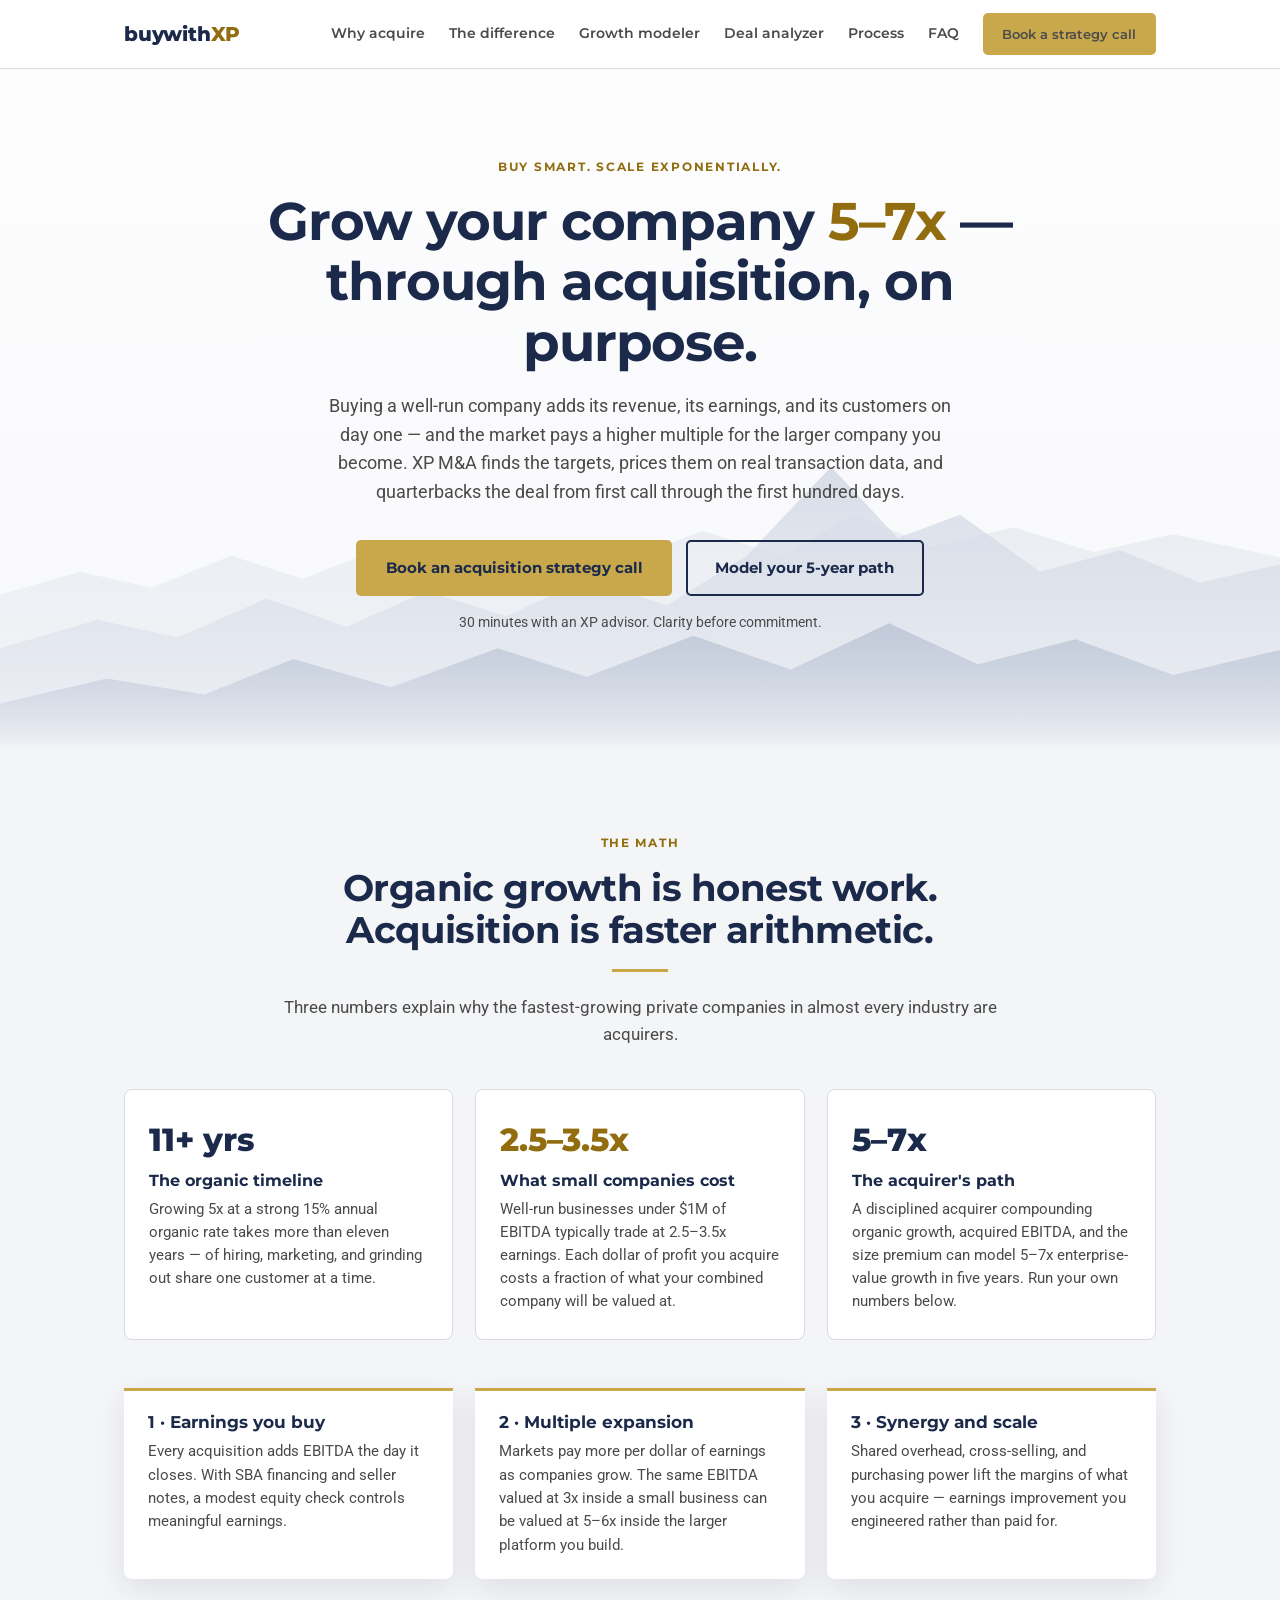
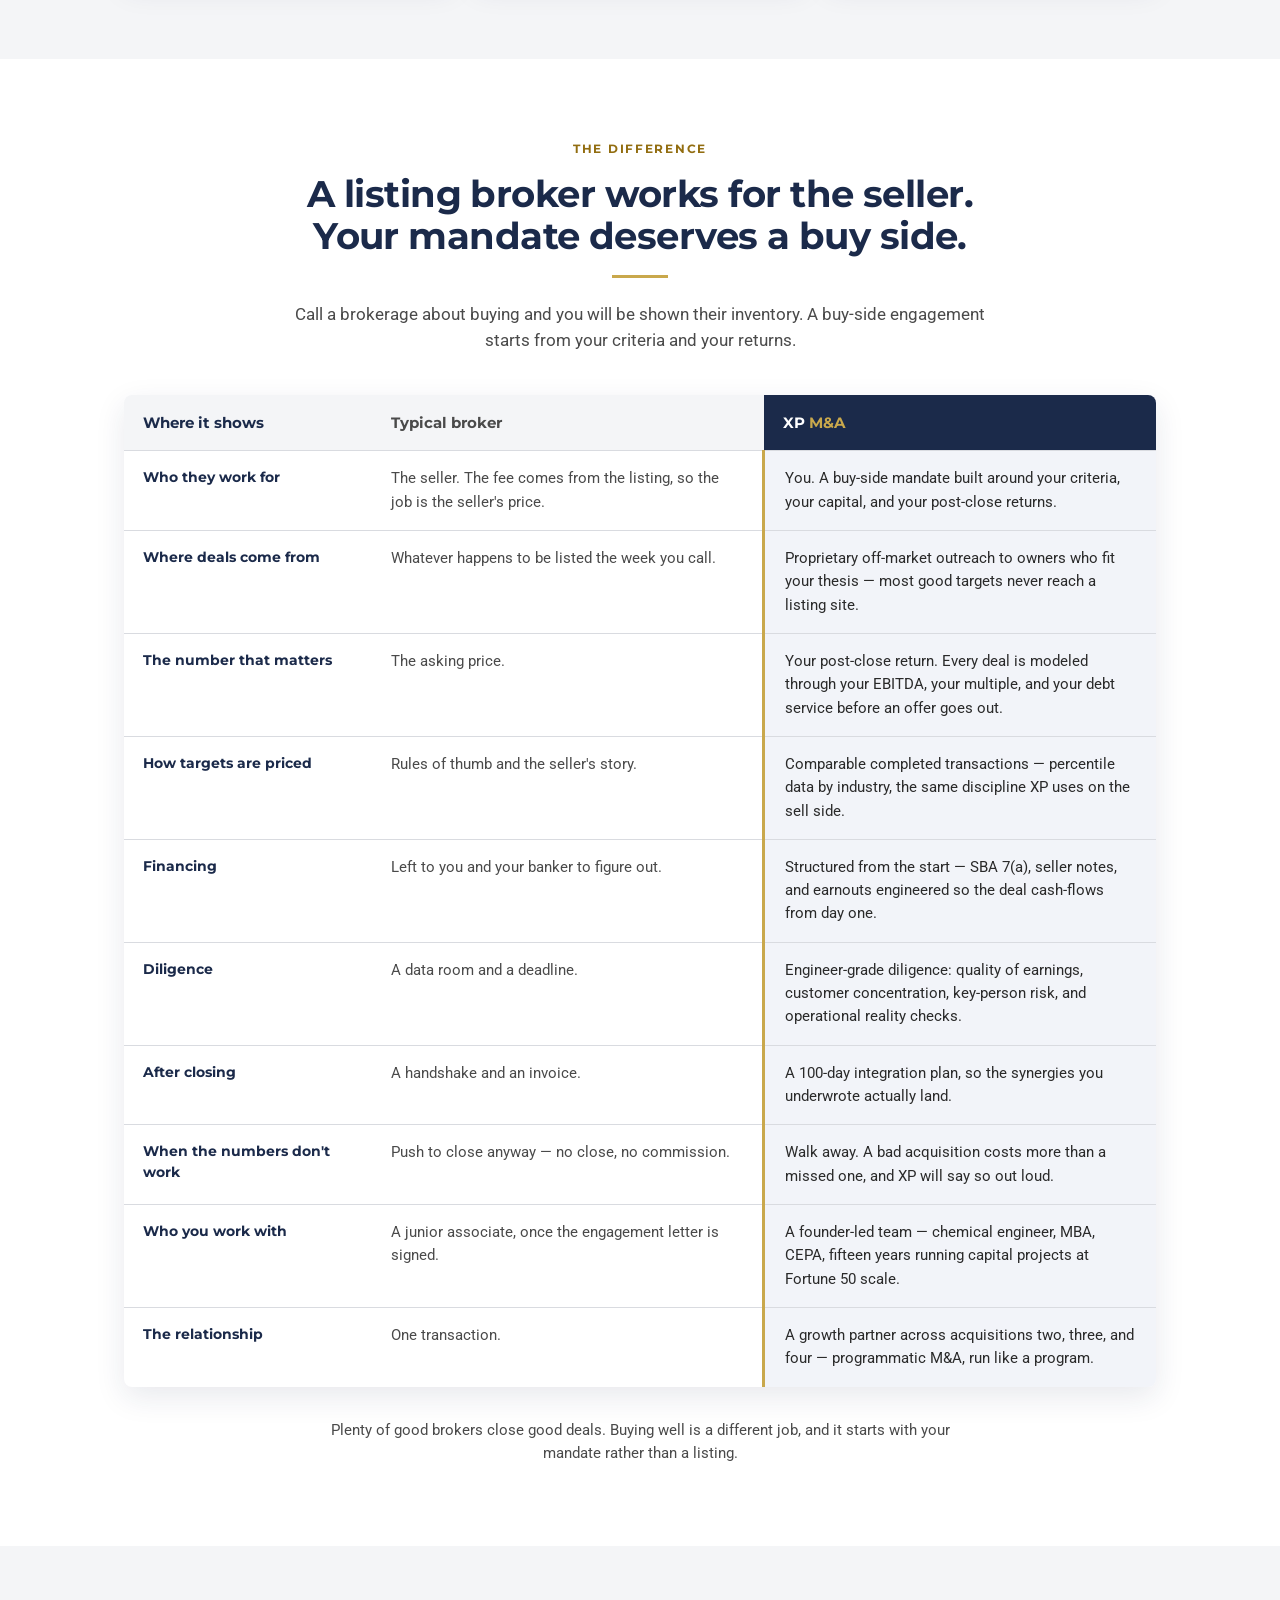
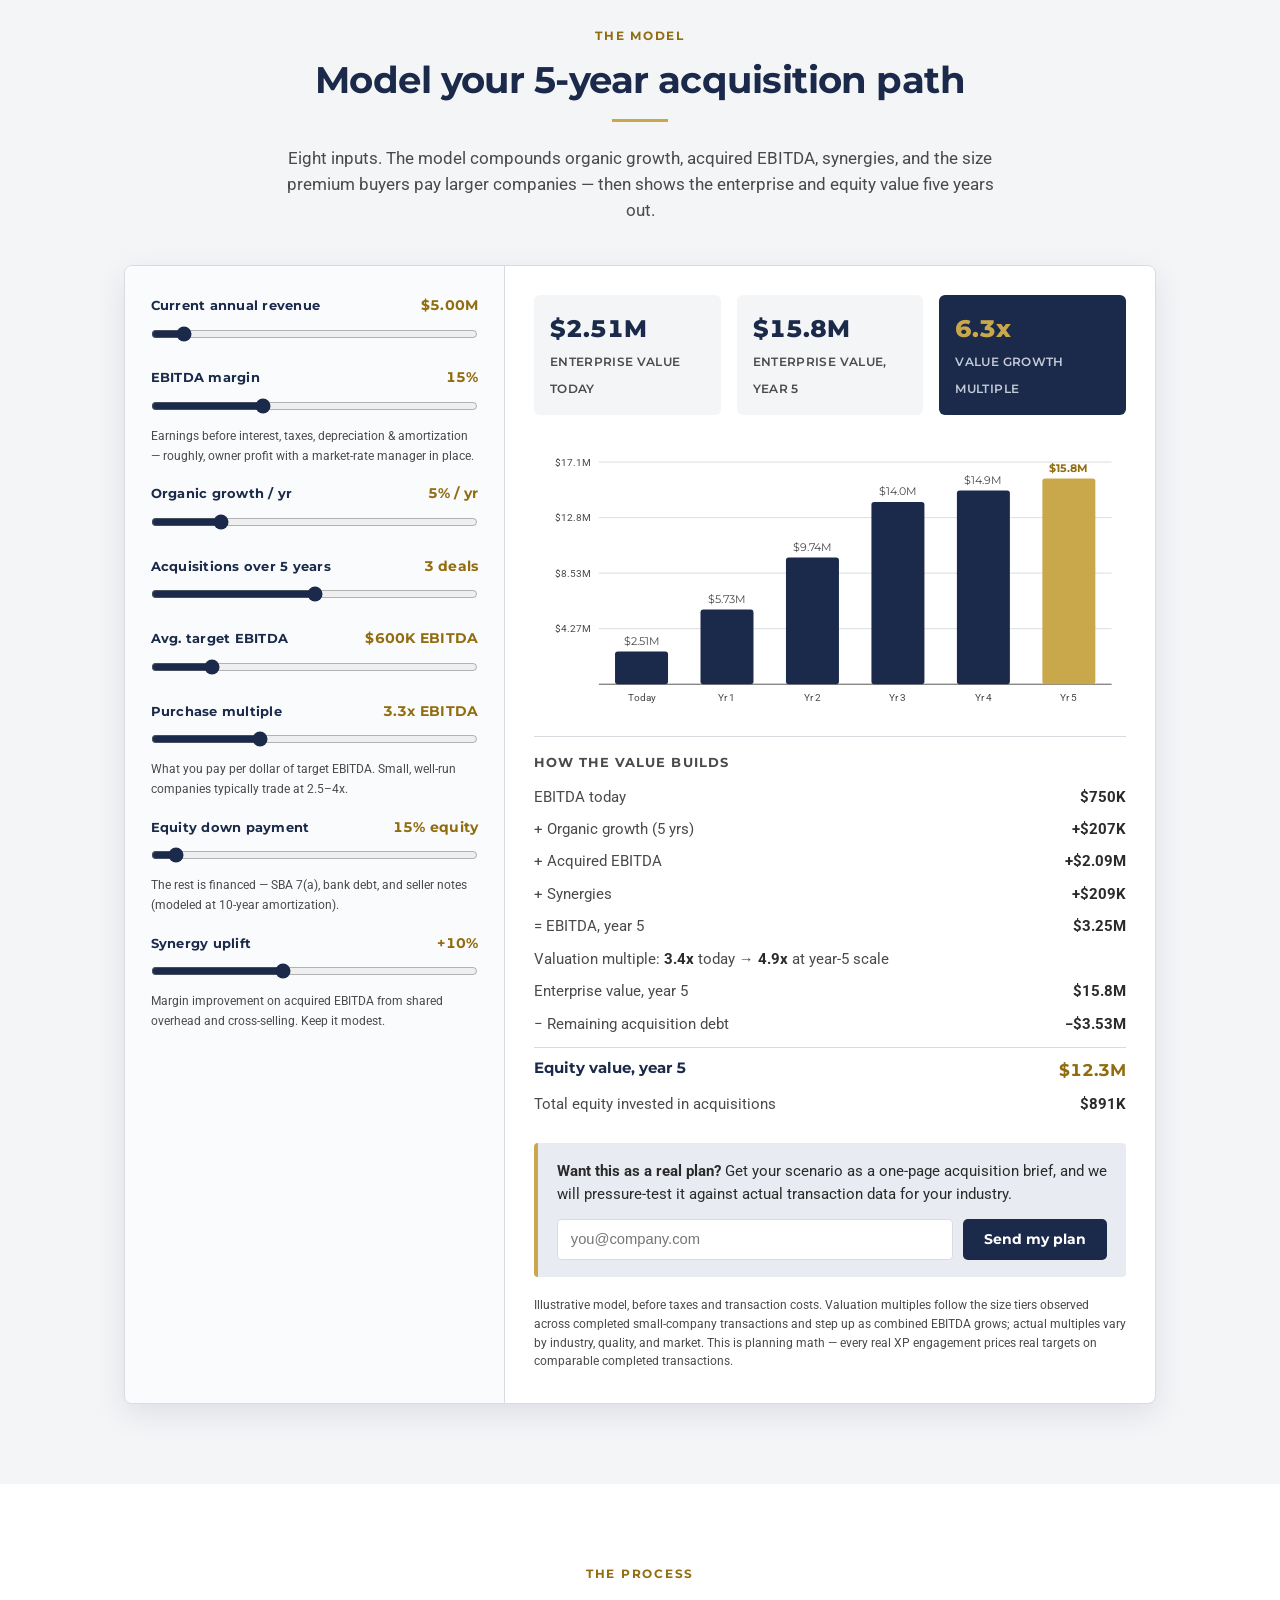
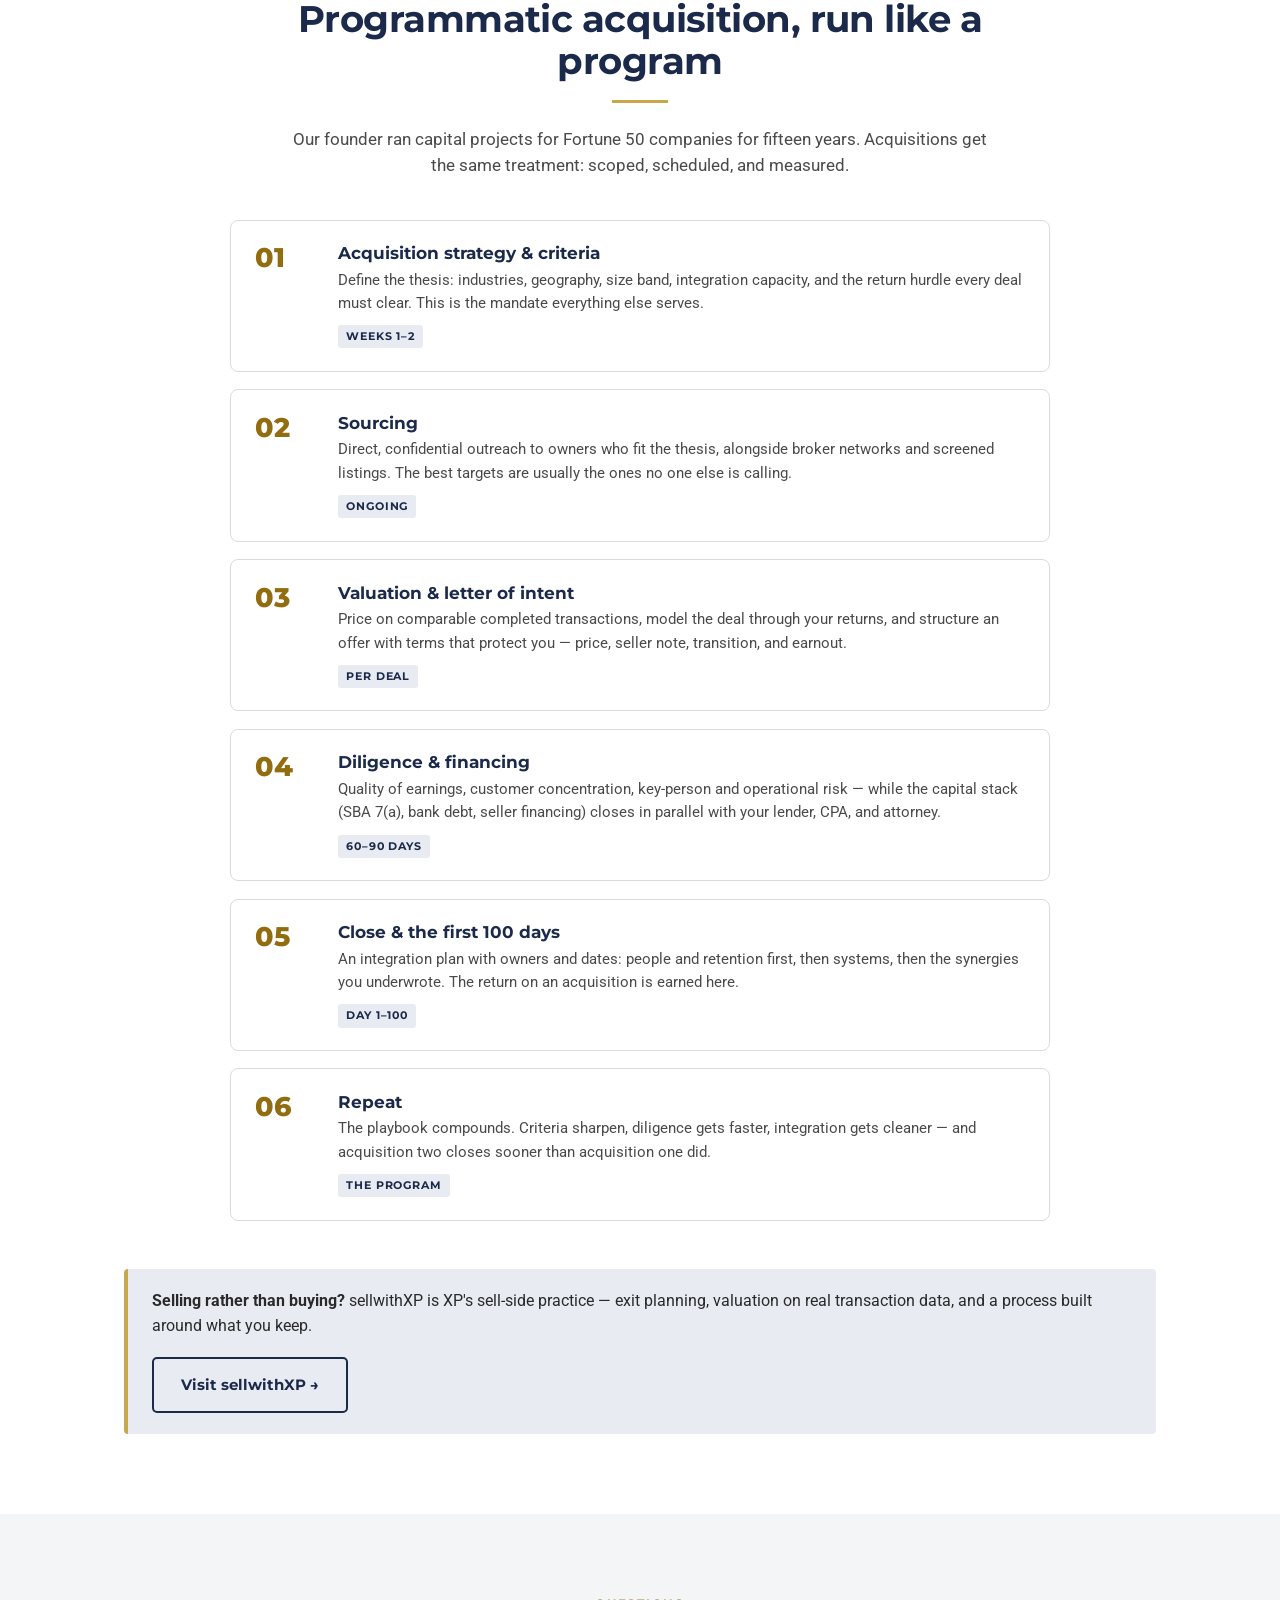
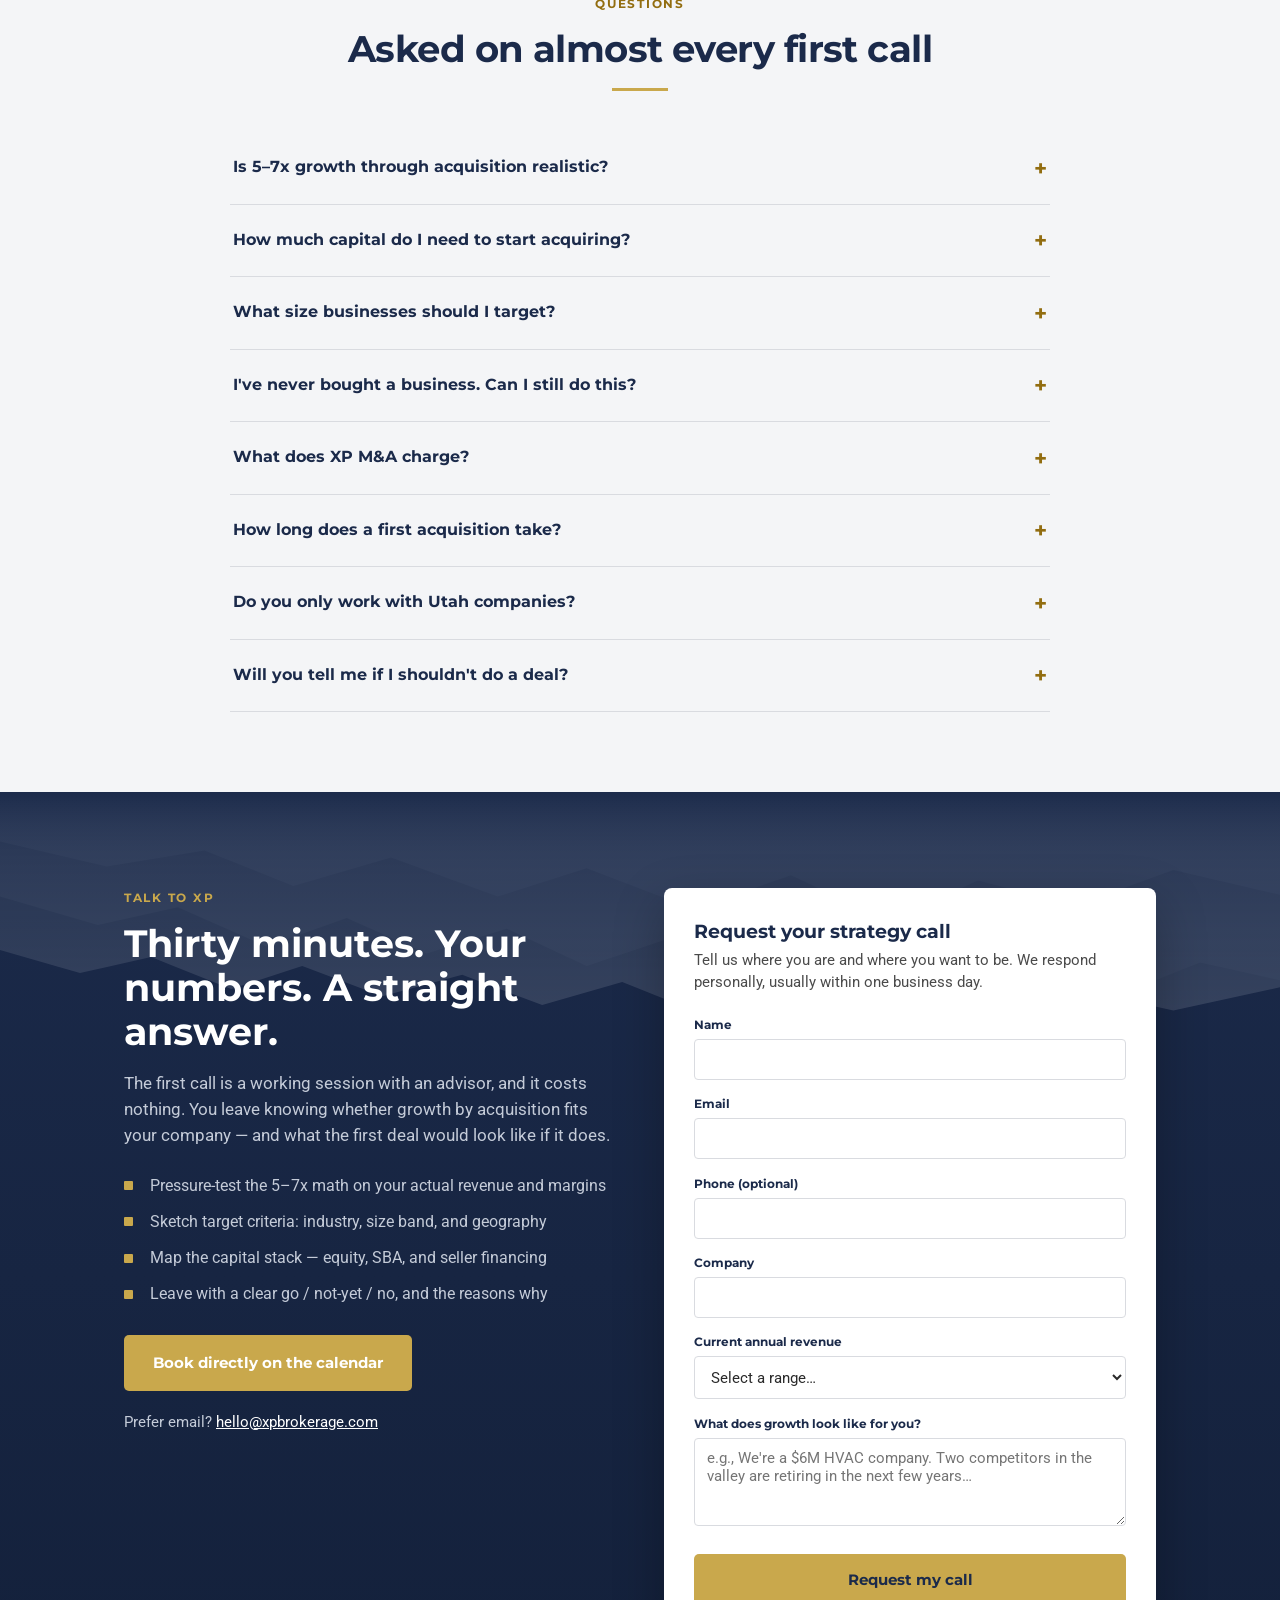
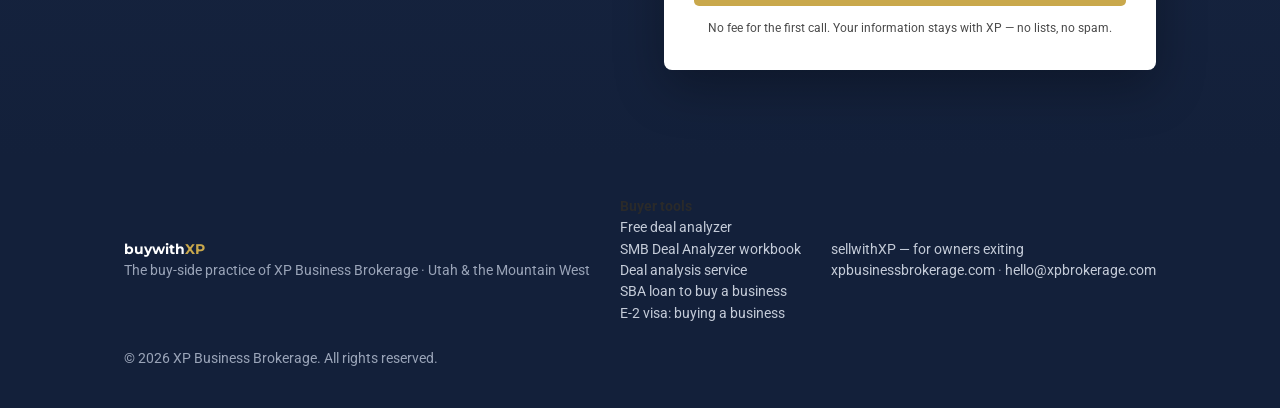
<file: index.html>
<!DOCTYPE html>
<html lang="en">
<head>
  <meta charset="UTF-8">
  <meta name="viewport" content="width=device-width, initial-scale=1.0">
  <title>Grow Your Company 5–7x Through Acquisition | Buy-Side M&A | buywithXP</title>
  <meta name="description" content="XP M&A is buy-side acquisition advisory for growing companies. Model your 5-year acquisition path, source off-market targets, and price deals on real transaction data. Book a strategy call.">
  <link rel="canonical" href="https://www.buywithxp.com/">
  <link rel="icon" type="image/svg+xml" href="assets/img/favicon.svg">

  <!-- Open Graph / social -->
  <meta property="og:type" content="website">
  <meta property="og:url" content="https://www.buywithxp.com/">
  <meta property="og:title" content="buywithXP — Grow 5–7x Through Acquisition">
  <meta property="og:description" content="Growth you would wait a decade for, acquired in a fraction of the time. Buy-side M&A advisory from XP — off-market sourcing, real transaction data, and a 100-day integration plan.">
  <meta name="twitter:card" content="summary_large_image">
  <meta name="twitter:title" content="buywithXP — Grow 5–7x Through Acquisition">
  <meta name="twitter:description" content="Buy-side M&A advisory for growing companies. Model your 5-year acquisition path and book a strategy call.">

  <link rel="preconnect" href="https://fonts.googleapis.com">
  <link rel="preconnect" href="https://fonts.gstatic.com" crossorigin>
  <link rel="stylesheet" href="assets/css/style.css">

  <!-- Structured data -->
  <script type="application/ld+json">
  {
    "@context": "https://schema.org",
    "@type": "ProfessionalService",
    "name": "XP M&A — buywithXP",
    "url": "https://www.buywithxp.com/",
    "description": "Buy-side mergers & acquisitions advisory helping established companies grow through programmatic acquisition.",
    "email": "hello@xpbrokerage.com",
    "founder": { "@type": "Person", "jobTitle": "Founder, XP Business Brokerage", "honorificSuffix": "CEPA, MBA, CMRP" },
    "areaServed": "Utah and the Mountain West",
    "parentOrganization": { "@type": "Organization", "name": "XP Business Brokerage", "url": "https://xpbusinessbrokerage.com/" },
    "sameAs": ["https://sellwithxp.com/", "https://xpbusinessbrokerage.com/"]
  }
  </script>
  <script type="application/ld+json">
  {
    "@context": "https://schema.org",
    "@type": "WebApplication",
    "name": "Acquisition Growth Modeler",
    "url": "https://www.buywithxp.com/#modeler",
    "applicationCategory": "BusinessApplication",
    "operatingSystem": "Web",
    "offers": { "@type": "Offer", "price": "0", "priceCurrency": "USD" },
    "description": "Free interactive model of a 5-year growth-by-acquisition path: organic growth, acquired EBITDA, size-premium multiple expansion, and the resulting enterprise and equity value."
  }
  </script>
  <script type="application/ld+json">
  {
    "@context": "https://schema.org",
    "@type": "FAQPage",
    "mainEntity": [
      {
        "@type": "Question",
        "name": "Is 5–7x growth through acquisition realistic?",
        "acceptedAnswer": { "@type": "Answer", "text": "It is a modeled outcome, and the mechanics behind it are real: small companies trade at low multiples of earnings, larger companies are valued at higher ones, and a disciplined acquirer compounds organic growth, acquired EBITDA, and that size premium at the same time. Whether a specific company gets there depends on buying at fair prices, financing sensibly, and integrating well. The modeler on this page shows the math; a real engagement grounds every number in comparable completed transactions." }
      },
      {
        "@type": "Question",
        "name": "How much capital do I need to start acquiring?",
        "acceptedAnswer": { "@type": "Answer", "text": "Less than most owners assume. SBA 7(a) financing funds acquisitions up to $5 million with roughly 10–15% down, and seller notes often carry part of the price. A $1.5M acquisition can require $150K–$300K of equity depending on structure. Every capital stack is deal-specific, and XP builds it with your lender, CPA, and attorney." }
      },
      {
        "@type": "Question",
        "name": "What size businesses should I target?",
        "acceptedAnswer": { "@type": "Answer", "text": "For most acquirers in the $1M–$20M revenue range, the sweet spot is targets with $150K–$1.5M of EBITDA — big enough to move your numbers, small enough to integrate and finance. Your acquisition criteria get defined precisely in the first two weeks of an engagement." }
      },
      {
        "@type": "Question",
        "name": "I have never bought a business. Can I still do this?",
        "acceptedAnswer": { "@type": "Answer", "text": "Yes. The process exists so a first-time acquirer can move like an experienced one. XP quarterbacks the deal — sourcing, valuation, offer structure, diligence, and financing — and coordinates your CPA and attorney so nothing falls between specialists." }
      },
      {
        "@type": "Question",
        "name": "What does XP M&A charge?",
        "acceptedAnswer": { "@type": "Answer", "text": "Buy-side engagements combine a modest monthly retainer with a success fee at closing. The structure is designed so XP is paid to find the right deal, and it is covered in plain terms on the first call." }
      },
      {
        "@type": "Question",
        "name": "How long does a first acquisition take?",
        "acceptedAnswer": { "@type": "Answer", "text": "Plan on 6–12 months from mandate to close. Sourcing the right target is the long pole; diligence and financing typically run 60–90 days once a letter of intent is signed. Acquirers running a programmatic playbook close their second deal faster than their first." }
      },
      {
        "@type": "Question",
        "name": "Do you only work with Utah companies?",
        "acceptedAnswer": { "@type": "Answer", "text": "XP is based on the Wasatch Front and works most actively in Utah and the Mountain West. Sourcing, valuation, and deal management run well remotely, so mandates outside the region are considered case by case." }
      }
    ]
  }
  </script>
  <script type="application/ld+json">
  {
    "@context": "https://schema.org",
    "@type": "BreadcrumbList",
    "itemListElement": [
      { "@type": "ListItem", "position": 1, "name": "buywithXP", "item": "https://www.buywithxp.com/" }
    ]
  }
  </script>
</head>
<body>

<header class="site-header">
  <div class="wrap">
    <a class="logo" href="#top">buywith<span>XP</span></a>
    <button class="nav-toggle" aria-label="Menu" aria-expanded="false">
      <span></span><span></span><span></span>
    </button>
    <nav class="nav-links" id="navLinks">
      <a href="#case">Why acquire</a>
      <a href="#compare">The difference</a>
      <a href="#modeler">Growth modeler</a>
      <a href="/deal-analyzer">Deal analyzer</a>
      <a href="#process">Process</a>
      <a href="#faq">FAQ</a>
      <a href="#talk" class="btn btn-gold">Book a strategy call</a>
    </nav>
  </div>
</header>

<main id="top">

  <!-- ============ HERO ============ -->
  <section class="hero" id="hero">
    <div class="hero-ridge">
      <img src="assets/img/wasatch.svg" alt="" role="presentation">
    </div>
    <div class="wrap">
      <span class="kicker">Buy Smart. Scale Exponentially.</span>
      <h1>Grow your company <em>5–7x</em> — through acquisition, on purpose.</h1>
      <p class="sub">Buying a well-run company adds its revenue, its earnings, and its customers on day one — and the market pays a higher multiple for the larger company you become. XP M&amp;A finds the targets, prices them on real transaction data, and quarterbacks the deal from first call through the first hundred days.</p>
      <div class="hero-ctas">
        <a class="btn btn-gold" href="#talk">Book an acquisition strategy call</a>
        <a class="btn btn-ghost" href="#modeler">Model your 5-year path</a>
      </div>
      <p class="hero-note">30 minutes with an XP advisor. Clarity before commitment.</p>
    </div>
  </section>

  <!-- ============ THE CASE ============ -->
  <section class="sec-mist" id="case">
    <div class="wrap">
      <div class="sec-head center reveal">
        <span class="kicker">The math</span>
        <h2>Organic growth is honest work. Acquisition is faster arithmetic.</h2>
        <hr class="gold-rule center">
        <p class="lede">Three numbers explain why the fastest-growing private companies in almost every industry are acquirers.</p>
      </div>

      <div class="case-grid">
        <div class="case-card reveal">
          <span class="num">11+ yrs</span>
          <h3>The organic timeline</h3>
          <p>Growing 5x at a strong 15% annual organic rate takes more than eleven years — of hiring, marketing, and grinding out share one customer at a time.</p>
        </div>
        <div class="case-card reveal">
          <span class="num gold">2.5–3.5x</span>
          <h3>What small companies cost</h3>
          <p>Well-run businesses under $1M of EBITDA typically trade at 2.5–3.5x earnings. Each dollar of profit you acquire costs a fraction of what your combined company will be valued at.</p>
        </div>
        <div class="case-card reveal">
          <span class="num">5–7x</span>
          <h3>The acquirer's path</h3>
          <p>A disciplined acquirer compounding organic growth, acquired EBITDA, and the size premium can model 5–7x enterprise-value growth in five years. Run your own numbers below.</p>
        </div>
      </div>

      <div class="levers">
        <div class="lever reveal">
          <h3>1 · Earnings you buy</h3>
          <p>Every acquisition adds EBITDA the day it closes. With SBA financing and seller notes, a modest equity check controls meaningful earnings.</p>
        </div>
        <div class="lever reveal">
          <h3>2 · Multiple expansion</h3>
          <p>Markets pay more per dollar of earnings as companies grow. The same EBITDA valued at 3x inside a small business can be valued at 5–6x inside the larger platform you build.</p>
        </div>
        <div class="lever reveal">
          <h3>3 · Synergy and scale</h3>
          <p>Shared overhead, cross-selling, and purchasing power lift the margins of what you acquire — earnings improvement you engineered rather than paid for.</p>
        </div>
      </div>
    </div>
  </section>

  <!-- ============ COMPARISON ============ -->
  <section id="compare">
    <div class="wrap">
      <div class="sec-head center reveal">
        <span class="kicker">The difference</span>
        <h2>A listing broker works for the seller. Your mandate deserves a buy side.</h2>
        <hr class="gold-rule center">
        <p class="lede">Call a brokerage about buying and you will be shown their inventory. A buy-side engagement starts from your criteria and your returns.</p>
      </div>

      <table class="compare-table reveal">
        <thead>
          <tr>
            <th class="dim-col">Where it shows</th>
            <th class="them">Typical broker</th>
            <th class="us">XP <span>M&amp;A</span></th>
          </tr>
        </thead>
        <tbody>
          <tr>
            <td class="dim">Who they work for</td>
            <td class="them-cell">The seller. The fee comes from the listing, so the job is the seller's price.</td>
            <td class="us-cell">You. A buy-side mandate built around your criteria, your capital, and your post-close returns.</td>
          </tr>
          <tr>
            <td class="dim">Where deals come from</td>
            <td class="them-cell">Whatever happens to be listed the week you call.</td>
            <td class="us-cell">Proprietary off-market outreach to owners who fit your thesis — most good targets never reach a listing site.</td>
          </tr>
          <tr>
            <td class="dim">The number that matters</td>
            <td class="them-cell">The asking price.</td>
            <td class="us-cell">Your post-close return. Every deal is modeled through your EBITDA, your multiple, and your debt service before an offer goes out.</td>
          </tr>
          <tr>
            <td class="dim">How targets are priced</td>
            <td class="them-cell">Rules of thumb and the seller's story.</td>
            <td class="us-cell">Comparable completed transactions — percentile data by industry, the same discipline XP uses on the sell side.</td>
          </tr>
          <tr>
            <td class="dim">Financing</td>
            <td class="them-cell">Left to you and your banker to figure out.</td>
            <td class="us-cell">Structured from the start — SBA 7(a), seller notes, and earnouts engineered so the deal cash-flows from day one.</td>
          </tr>
          <tr>
            <td class="dim">Diligence</td>
            <td class="them-cell">A data room and a deadline.</td>
            <td class="us-cell">Engineer-grade diligence: quality of earnings, customer concentration, key-person risk, and operational reality checks.</td>
          </tr>
          <tr>
            <td class="dim">After closing</td>
            <td class="them-cell">A handshake and an invoice.</td>
            <td class="us-cell">A 100-day integration plan, so the synergies you underwrote actually land.</td>
          </tr>
          <tr>
            <td class="dim">When the numbers don't work</td>
            <td class="them-cell">Push to close anyway — no close, no commission.</td>
            <td class="us-cell">Walk away. A bad acquisition costs more than a missed one, and XP will say so out loud.</td>
          </tr>
          <tr>
            <td class="dim">Who you work with</td>
            <td class="them-cell">A junior associate, once the engagement letter is signed.</td>
            <td class="us-cell">A founder-led team — chemical engineer, MBA, CEPA, fifteen years running capital projects at Fortune 50 scale.</td>
          </tr>
          <tr>
            <td class="dim">The relationship</td>
            <td class="them-cell">One transaction.</td>
            <td class="us-cell">A growth partner across acquisitions two, three, and four — programmatic M&amp;A, run like a program.</td>
          </tr>
        </tbody>
      </table>

      <p class="compare-close">Plenty of good brokers close good deals. Buying well is a different job, and it starts with your mandate rather than a listing.</p>
    </div>
  </section>

  <!-- ============ MODELER ============ -->
  <section class="sec-mist" id="modeler">
    <div class="wrap">
      <div class="sec-head center reveal">
        <span class="kicker">The model</span>
        <h2>Model your 5-year acquisition path</h2>
        <hr class="gold-rule center">
        <p class="lede">Eight inputs. The model compounds organic growth, acquired EBITDA, synergies, and the size premium buyers pay larger companies — then shows the enterprise and equity value five years out.</p>
      </div>

      <div class="modeler reveal">
        <div class="modeler-inputs">
          <div class="field">
            <label for="inRevenue">Current annual revenue <output id="outRevenue"></output></label>
            <input type="range" id="inRevenue" min="1000000" max="50000000" step="250000" value="5000000">
          </div>
          <div class="field">
            <label for="inMargin">EBITDA margin <output id="outMargin"></output></label>
            <input type="range" id="inMargin" min="5" max="35" step="1" value="15">
            <p class="hint">Earnings before interest, taxes, depreciation &amp; amortization — roughly, owner profit with a market-rate manager in place.</p>
          </div>
          <div class="field">
            <label for="inOrganic">Organic growth / yr <output id="outOrganic"></output></label>
            <input type="range" id="inOrganic" min="0" max="25" step="1" value="5">
          </div>
          <div class="field">
            <label for="inDeals">Acquisitions over 5 years <output id="outDeals"></output></label>
            <input type="range" id="inDeals" min="1" max="5" step="1" value="3">
          </div>
          <div class="field">
            <label for="inTarget">Avg. target EBITDA <output id="outTarget"></output></label>
            <input type="range" id="inTarget" min="100000" max="3000000" step="50000" value="600000">
          </div>
          <div class="field">
            <label for="inMultiple">Purchase multiple <output id="outMultiple"></output></label>
            <input type="range" id="inMultiple" min="20" max="60" step="1" value="33">
            <p class="hint">What you pay per dollar of target EBITDA. Small, well-run companies typically trade at 2.5–4x.</p>
          </div>
          <div class="field">
            <label for="inDown">Equity down payment <output id="outDown"></output></label>
            <input type="range" id="inDown" min="10" max="100" step="5" value="15">
            <p class="hint">The rest is financed — SBA 7(a), bank debt, and seller notes (modeled at 10-year amortization).</p>
          </div>
          <div class="field">
            <label for="inSynergy">Synergy uplift <output id="outSynergy"></output></label>
            <input type="range" id="inSynergy" min="0" max="25" step="1" value="10">
            <p class="hint">Margin improvement on acquired EBITDA from shared overhead and cross-selling. Keep it modest.</p>
          </div>
        </div>

        <div class="modeler-results">
          <div class="headline-stats">
            <div class="stat">
              <span class="v" id="stEvNow">–</span>
              <span class="l">Enterprise value today</span>
            </div>
            <div class="stat">
              <span class="v" id="stEvY5">–</span>
              <span class="l">Enterprise value, year 5</span>
            </div>
            <div class="stat hi">
              <span class="v" id="stGrowth">–</span>
              <span class="l">Value growth multiple</span>
            </div>
          </div>

          <svg id="modelChart" viewBox="0 0 640 300" role="img" aria-label="Enterprise value by year"></svg>

          <div class="bridge">
            <h4>How the value builds</h4>
            <div class="bridge-row"><span>EBITDA today</span><b id="brE0">–</b></div>
            <div class="bridge-row"><span>+ Organic growth (5 yrs)</span><b id="brOrganic">–</b></div>
            <div class="bridge-row"><span>+ Acquired EBITDA</span><b id="brAcquired">–</b></div>
            <div class="bridge-row"><span>+ Synergies</span><b id="brSynergy">–</b></div>
            <div class="bridge-row"><span>= EBITDA, year 5</span><b id="brE5">–</b></div>
            <div class="bridge-row"><span>Valuation multiple: <b id="brMultNow">–</b> today → <b id="brMultY5">–</b> at year-5 scale</span><span></span></div>
            <div class="bridge-row"><span>Enterprise value, year 5</span><b id="brEv5">–</b></div>
            <div class="bridge-row"><span>− Remaining acquisition debt</span><b id="brDebt">–</b></div>
            <div class="bridge-row total"><span>Equity value, year 5</span><b id="brEquity">–</b></div>
            <div class="bridge-row"><span>Total equity invested in acquisitions</span><b id="brInvested">–</b></div>
          </div>

          <div class="model-cta">
            <p><strong>Want this as a real plan?</strong> Get your scenario as a one-page acquisition brief, and we will pressure-test it against actual transaction data for your industry.</p>
            <form id="planForm" novalidate>
              <input type="email" id="planEmail" name="email" placeholder="you@company.com" required aria-label="Your email">
              <button type="submit" class="btn btn-navy">Send my plan</button>
            </form>
            <p class="form-status" id="planStatus" role="status"></p>
          </div>

          <p class="model-disclaimer">Illustrative model, before taxes and transaction costs. Valuation multiples follow the size tiers observed across completed small-company transactions and step up as combined EBITDA grows; actual multiples vary by industry, quality, and market. This is planning math — every real XP engagement prices real targets on comparable completed transactions.</p>
        </div>
      </div>
    </div>
  </section>

  <!-- ============ PROCESS ============ -->
  <section id="process">
    <div class="wrap">
      <div class="sec-head center reveal">
        <span class="kicker">The process</span>
        <h2>Programmatic acquisition, run like a program</h2>
        <hr class="gold-rule center">
        <p class="lede">Our founder ran capital projects for Fortune 50 companies for fifteen years. Acquisitions get the same treatment: scoped, scheduled, and measured.</p>
      </div>

      <div class="steps">
        <div class="step reveal">
          <div>
            <h3>Acquisition strategy &amp; criteria</h3>
            <p>Define the thesis: industries, geography, size band, integration capacity, and the return hurdle every deal must clear. This is the mandate everything else serves.</p>
            <span class="tag">Weeks 1–2</span>
          </div>
        </div>
        <div class="step reveal">
          <div>
            <h3>Sourcing</h3>
            <p>Direct, confidential outreach to owners who fit the thesis, alongside broker networks and screened listings. The best targets are usually the ones no one else is calling.</p>
            <span class="tag">Ongoing</span>
          </div>
        </div>
        <div class="step reveal">
          <div>
            <h3>Valuation &amp; letter of intent</h3>
            <p>Price on comparable completed transactions, model the deal through your returns, and structure an offer with terms that protect you — price, seller note, transition, and earnout.</p>
            <span class="tag">Per deal</span>
          </div>
        </div>
        <div class="step reveal">
          <div>
            <h3>Diligence &amp; financing</h3>
            <p>Quality of earnings, customer concentration, key-person and operational risk — while the capital stack (SBA 7(a), bank debt, seller financing) closes in parallel with your lender, CPA, and attorney.</p>
            <span class="tag">60–90 days</span>
          </div>
        </div>
        <div class="step reveal">
          <div>
            <h3>Close &amp; the first 100 days</h3>
            <p>An integration plan with owners and dates: people and retention first, then systems, then the synergies you underwrote. The return on an acquisition is earned here.</p>
            <span class="tag">Day 1–100</span>
          </div>
        </div>
        <div class="step reveal">
          <div>
            <h3>Repeat</h3>
            <p>The playbook compounds. Criteria sharpen, diligence gets faster, integration gets cleaner — and acquisition two closes sooner than acquisition one did.</p>
            <span class="tag">The program</span>
          </div>
        </div>
      </div>

      <div class="crosslink reveal" style="margin-top:3rem;">
        <p><strong>Selling rather than buying?</strong> sellwithXP is XP's sell-side practice — exit planning, valuation on real transaction data, and a process built around what you keep.</p>
        <a class="btn btn-ghost" href="https://www.sellwithxp.com/">Visit sellwithXP →</a>
      </div>
    </div>
  </section>

  <!-- ============ FAQ ============ -->
  <section class="sec-mist" id="faq">
    <div class="wrap">
      <div class="sec-head center reveal">
        <span class="kicker">Questions</span>
        <h2>Asked on almost every first call</h2>
        <hr class="gold-rule center">
      </div>

      <div class="faq-list reveal">
        <details class="faq-item">
          <summary>Is 5–7x growth through acquisition realistic?</summary>
          <div class="faq-body">
            <p>It is a modeled outcome, and the mechanics behind it are real: small companies trade at low multiples of earnings, larger companies are valued at higher ones, and a disciplined acquirer compounds organic growth, acquired EBITDA, and that size premium at the same time.</p>
            <p>Whether a specific company gets there depends on buying at fair prices, financing sensibly, and integrating well — plenty of acquirers underperform by overpaying for the wrong deal. The modeler above shows the math honestly. A real engagement grounds every number in comparable completed transactions.</p>
          </div>
        </details>
        <details class="faq-item">
          <summary>How much capital do I need to start acquiring?</summary>
          <div class="faq-body">
            <p>Less than most owners assume. SBA 7(a) financing funds acquisitions up to $5M with roughly 10–15% down, and seller notes often carry part of the price. A $1.5M acquisition can require $150K–$300K of equity depending on structure.</p>
            <p>Every capital stack is deal-specific, and XP builds it alongside your lender, CPA, and attorney.</p>
          </div>
        </details>
        <details class="faq-item">
          <summary>What size businesses should I target?</summary>
          <div class="faq-body">
            <p>For most acquirers in the $1M–$20M revenue range, the sweet spot is targets with $150K–$1.5M of EBITDA — large enough to move your numbers, small enough to integrate and finance cleanly. Your criteria get defined precisely in the first two weeks of an engagement.</p>
          </div>
        </details>
        <details class="faq-item">
          <summary>I've never bought a business. Can I still do this?</summary>
          <div class="faq-body">
            <p>Yes. The process exists so a first-time acquirer can move like an experienced one. XP quarterbacks the deal — sourcing, valuation, offer structure, diligence, and financing — and coordinates your CPA and attorney so nothing falls between specialists. You stay in control of every decision; you just never face one unprepared.</p>
          </div>
        </details>
        <details class="faq-item">
          <summary>What does XP M&amp;A charge?</summary>
          <div class="faq-body">
            <p>Buy-side engagements combine a modest monthly retainer with a success fee at closing. The structure is designed so XP is paid to find the right deal, and it is covered in plain terms on the first call — before you commit to anything.</p>
          </div>
        </details>
        <details class="faq-item">
          <summary>How long does a first acquisition take?</summary>
          <div class="faq-body">
            <p>Plan on 6–12 months from mandate to close. Sourcing the right target is the long pole; diligence and financing typically run 60–90 days once a letter of intent is signed. Acquirers running a programmatic playbook close their second deal faster than their first.</p>
          </div>
        </details>
        <details class="faq-item">
          <summary>Do you only work with Utah companies?</summary>
          <div class="faq-body">
            <p>XP is based on the Wasatch Front and works most actively in Utah and the Mountain West. Sourcing, valuation, and deal management run well remotely, so mandates outside the region are considered case by case.</p>
          </div>
        </details>
        <details class="faq-item">
          <summary>Will you tell me if I shouldn't do a deal?</summary>
          <div class="faq-body">
            <p>Yes — that is a core part of the service. A bad acquisition costs more than a missed one. When diligence turns up problems the price can't fix, XP recommends walking away, and has.</p>
          </div>
        </details>
      </div>
    </div>
  </section>

  <!-- ============ TALK ============ -->
  <section class="sec-navy on-navy closing" id="talk">
    <div class="closing-ridge">
      <img src="assets/img/wasatch.svg" alt="" role="presentation">
    </div>
    <div class="wrap">
      <div class="talk-grid">
        <div class="talk-copy reveal">
          <span class="kicker">Talk to XP</span>
          <h2>Thirty minutes. Your numbers. A straight answer.</h2>
          <p class="lede">The first call is a working session with an advisor, and it costs nothing. You leave knowing whether growth by acquisition fits your company — and what the first deal would look like if it does.</p>
          <ul class="talk-points">
            <li>Pressure-test the 5–7x math on your actual revenue and margins</li>
            <li>Sketch target criteria: industry, size band, and geography</li>
            <li>Map the capital stack — equity, SBA, and seller financing</li>
            <li>Leave with a clear go / not-yet / no, and the reasons why</li>
          </ul>
          <a class="btn btn-gold" id="bookBtn" href="#talk-form">Book directly on the calendar</a>
          <p class="talk-alt" style="margin-top:1.2rem;">Prefer email? <a href="mailto:hello@xpbrokerage.com">hello@xpbrokerage.com</a></p>
        </div>

        <div class="cta-panel reveal" id="talk-form">
          <h3>Request your strategy call</h3>
          <p>Tell us where you are and where you want to be. We respond personally, usually within one business day.</p>
          <form id="contactForm" novalidate>
            <label for="cfName">Name</label>
            <input type="text" id="cfName" name="name" autocomplete="name" required>

            <label for="cfEmail">Email</label>
            <input type="email" id="cfEmail" name="email" autocomplete="email" required>

            <label for="cfPhone">Phone (optional)</label>
            <input type="tel" id="cfPhone" name="phone" autocomplete="tel">

            <label for="cfCompany">Company</label>
            <input type="text" id="cfCompany" name="company" autocomplete="organization">

            <label for="cfRevenue">Current annual revenue</label>
            <select id="cfRevenue" name="revenue_range">
              <option value="">Select a range…</option>
              <option>Under $1M</option>
              <option>$1M – $5M</option>
              <option>$5M – $10M</option>
              <option>$10M – $25M</option>
              <option>Over $25M</option>
            </select>

            <label for="cfGoal">What does growth look like for you?</label>
            <textarea id="cfGoal" name="message" placeholder="e.g., We're a $6M HVAC company. Two competitors in the valley are retiring in the next few years…"></textarea>

            <button type="submit" class="btn btn-gold">Request my call</button>
            <p class="form-status" id="contactStatus" role="status"></p>
            <p class="form-note">No fee for the first call. Your information stays with XP — no lists, no spam.</p>
          </form>
        </div>
      </div>
    </div>
  </section>

</main>

<footer class="site-footer">
  <div class="wrap">
    <div>
      <span class="footer-brand">buywith<span>XP</span></span><br>
      The buy-side practice of XP Business Brokerage · Utah &amp; the Mountain West
    </div>
    <div>
      <strong>Buyer tools</strong><br>
      <a href="/deal-analyzer">Free deal analyzer</a><br>
      <a href="/buy">SMB Deal Analyzer workbook</a><br>
      <a href="/deal-analysis">Deal analysis service</a><br>
      <a href="/sba-loan-to-buy-a-business">SBA loan to buy a business</a><br>
      <a href="/e2-visa-buy-a-business">E-2 visa: buying a business</a>
    </div>
    <div>
      <a href="https://www.sellwithxp.com/">sellwithXP — for owners exiting</a><br>
      <a href="https://xpbusinessbrokerage.com/">xpbusinessbrokerage.com</a> · <a href="mailto:hello@xpbrokerage.com">hello@xpbrokerage.com</a>
    </div>
    <div>© 2026 XP Business Brokerage. All rights reserved.</div>
  </div>
</footer>

<script src="assets/js/modeler.js" defer></script>
<script src="assets/js/main.js" defer></script>
</body>
</html>
</file>
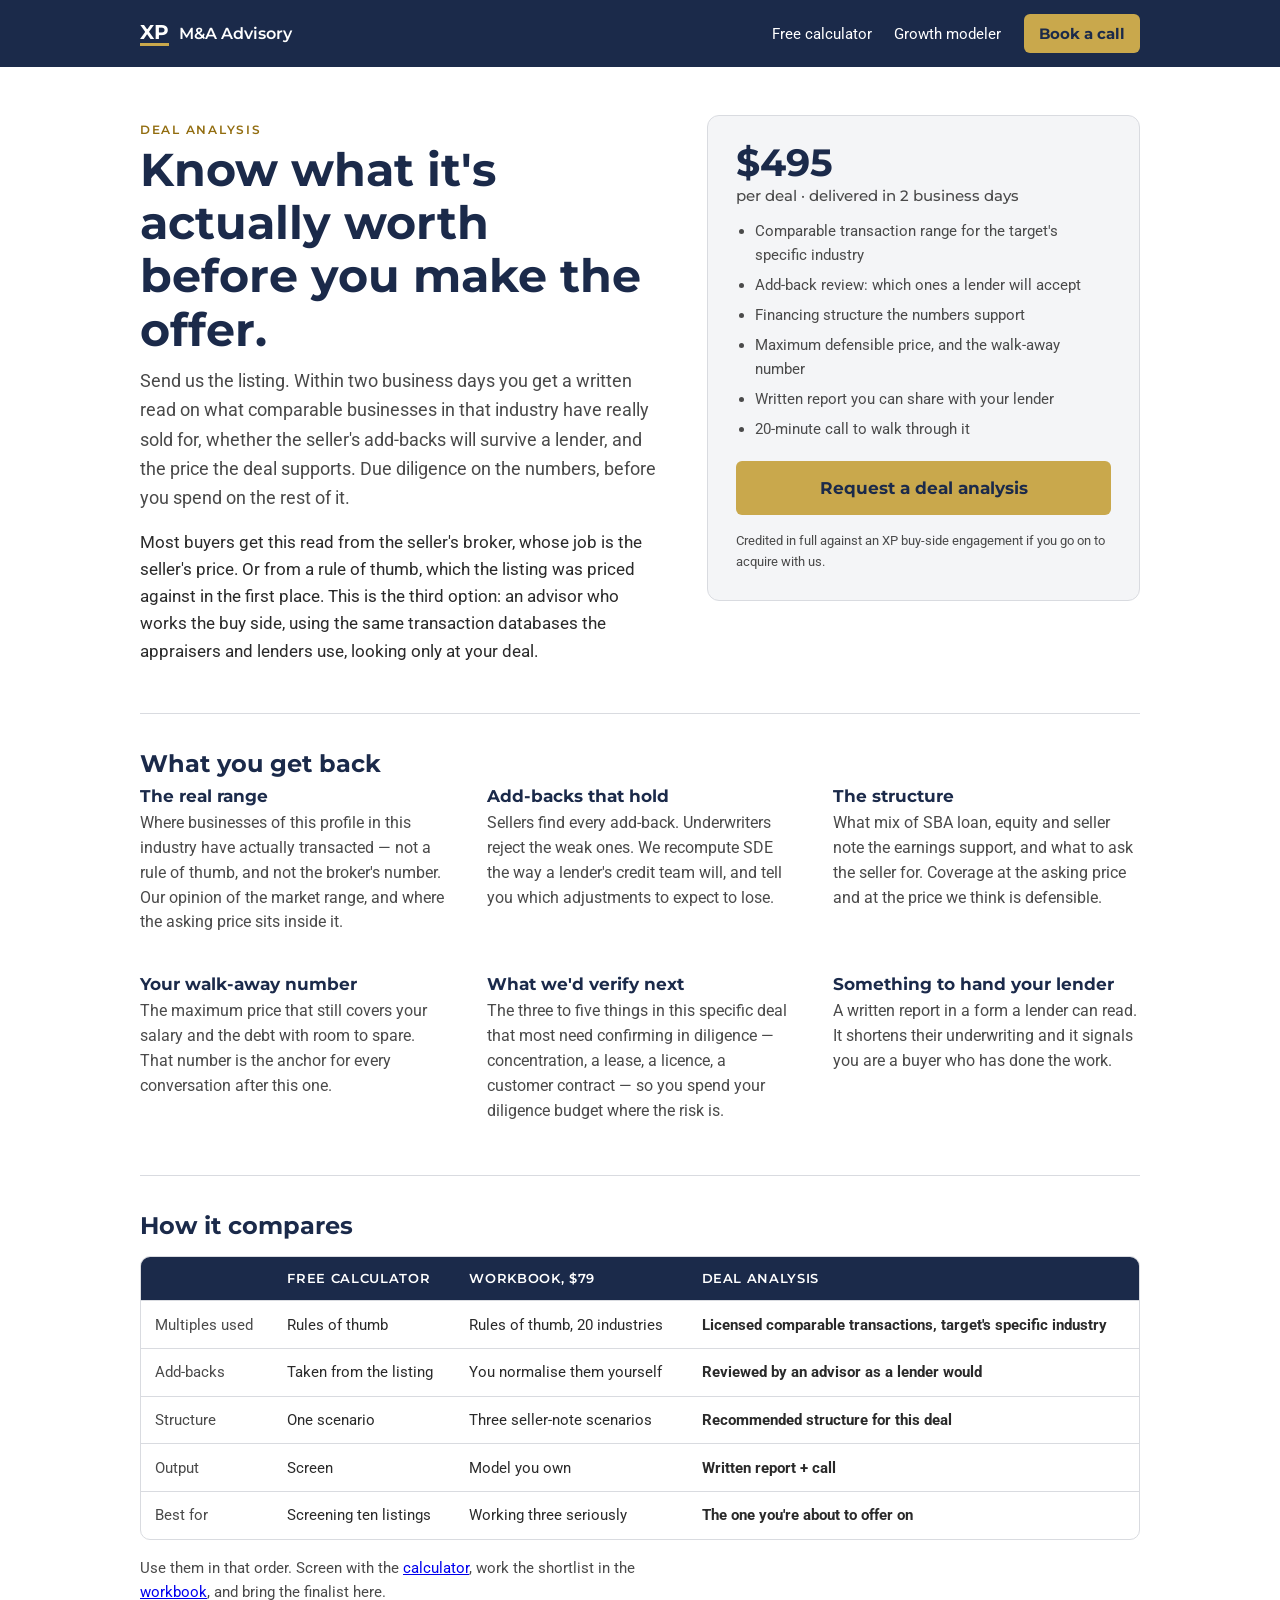
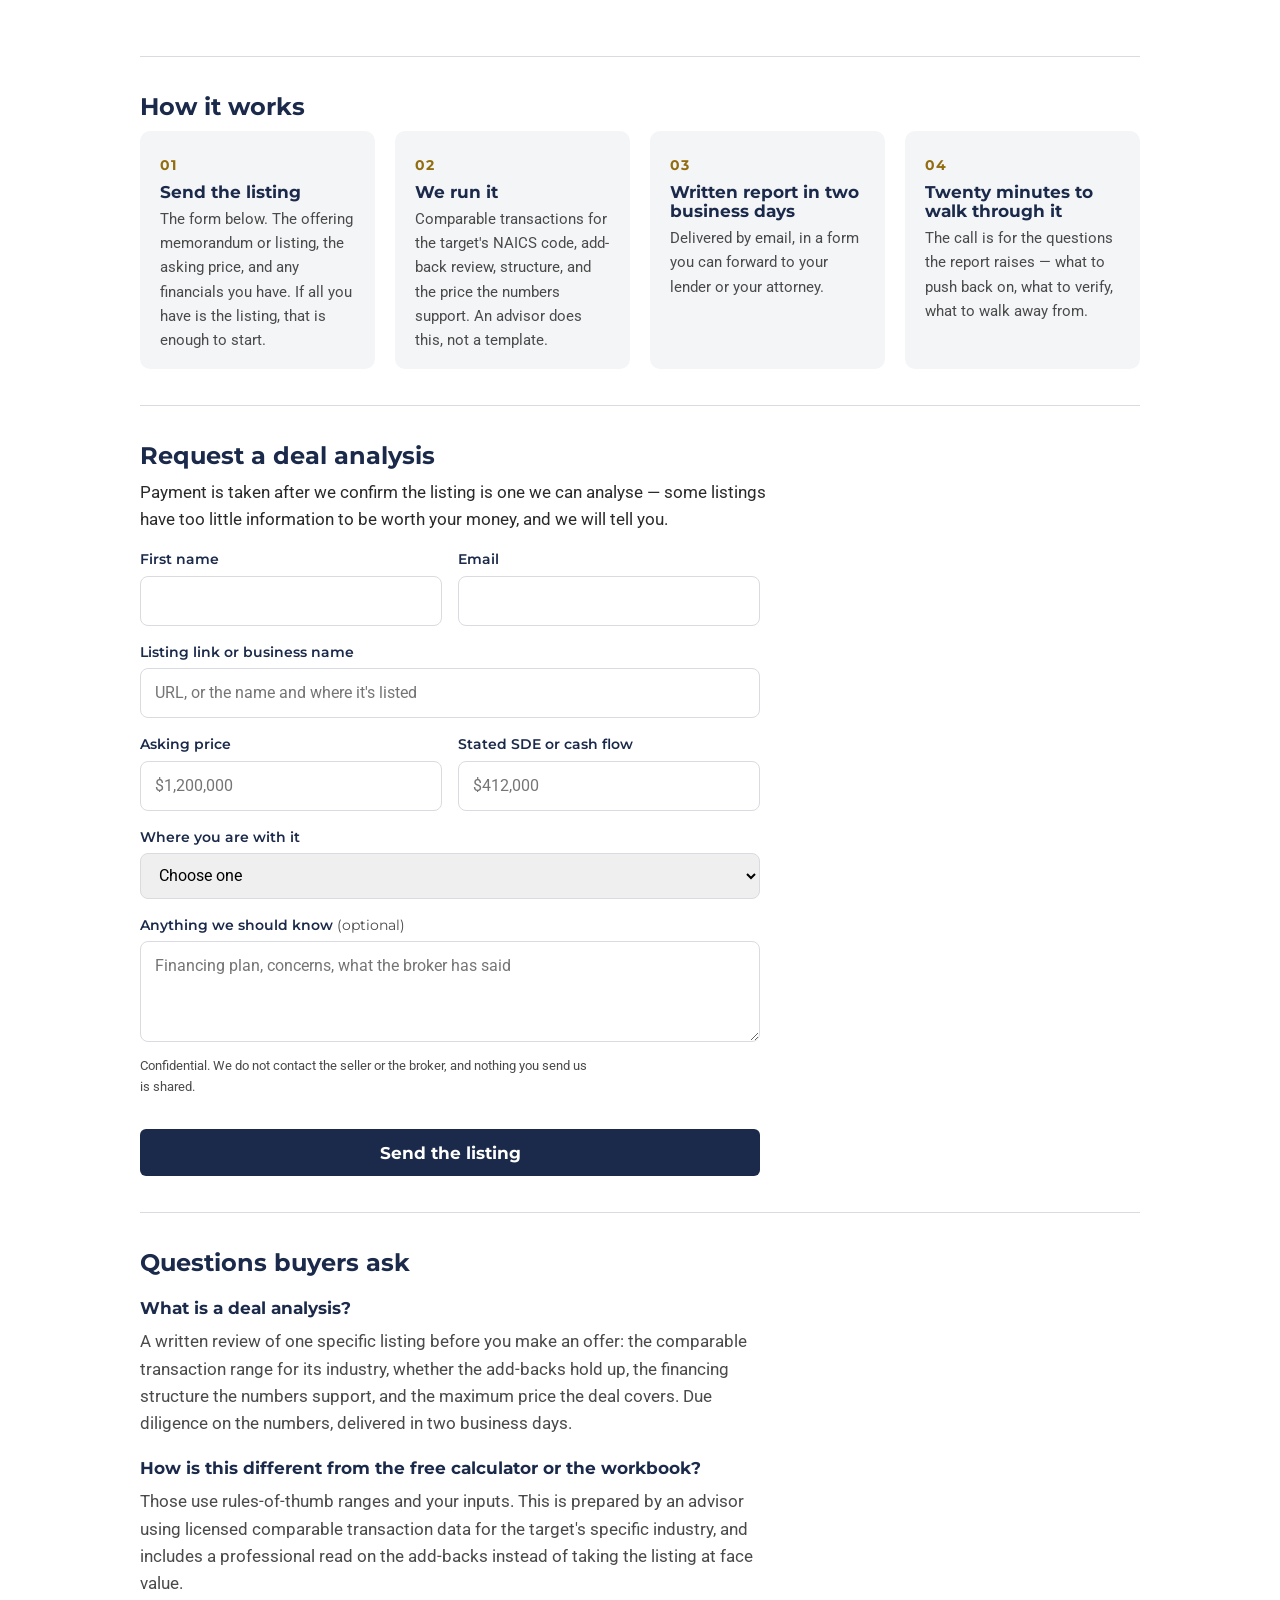
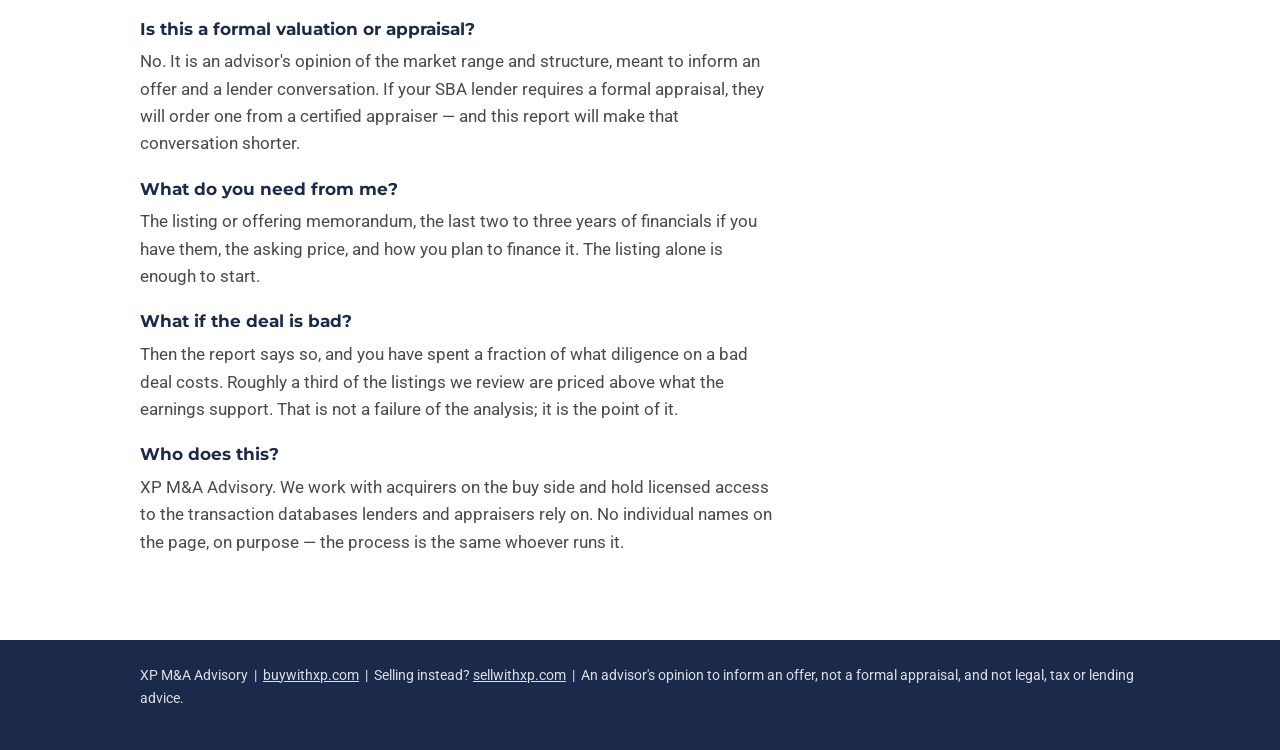
<file: deal-analysis.html>
<!doctype html>
<html lang="en">
<head>
<meta charset="utf-8">
<meta name="viewport" content="width=device-width, initial-scale=1">
<title>Deal Analysis: Comparable Transaction Review Before You Make an Offer | buywithXP</title>
<meta name="description" content="Business acquisition due diligence on the numbers. Send us the listing; we return a written read on what comparable businesses actually sold for, whether the add-backs hold, and the price the deal supports. Two business days.">
<link rel="canonical" href="https://www.buywithxp.com/deal-analysis">
<meta name="robots" content="index, follow, max-image-preview:large, max-snippet:-1">
<meta property="og:type" content="website">
<meta property="og:site_name" content="buywithXP">
<meta property="og:title" content="Deal Analysis: Know What It's Worth Before You Make an Offer">
<meta property="og:description" content="A written read on comparable transactions, add-backs, and the price the deal supports. Two business days.">
<meta property="og:url" content="https://www.buywithxp.com/deal-analysis">
<meta property="og:image" content="https://www.buywithxp.com/assets/img/og-image.png">
<meta name="twitter:card" content="summary_large_image">
<script type="application/ld+json">
{"@context":"https://schema.org","@type":"Service","name":"Deal Analysis — Comparable Transaction Review","serviceType":"Business acquisition due diligence","provider":{"@type":"Organization","name":"XP M&A Advisory","url":"https://www.buywithxp.com"},"areaServed":"US","description":"A written analysis of a business-for-sale listing: comparable transaction range for the industry, add-back review, financing structure, and the maximum price the deal supports.","offers":{"@type":"Offer","price":"495","priceCurrency":"USD","url":"https://www.buywithxp.com/deal-analysis"}}
</script>
<script type="application/ld+json">
{"@context":"https://schema.org","@type":"FAQPage","mainEntity":[
{"@type":"Question","name":"What is a deal analysis?","acceptedAnswer":{"@type":"Answer","text":"A written review of a specific business-for-sale listing before you make an offer. It covers what comparable businesses in that industry have actually transacted for, whether the seller's add-backs will survive a lender's underwriting, what financing structure the numbers support, and the maximum price that still covers your salary and the debt. It is due diligence on the numbers, delivered in two business days."}},
{"@type":"Question","name":"How is this different from the free calculator or the workbook?","acceptedAnswer":{"@type":"Answer","text":"The calculator and workbook use rules-of-thumb ranges and your inputs. A deal analysis is prepared by an advisor using licensed comparable transaction data for the target's specific industry, and includes a professional read on the add-backs rather than taking the listing at face value."}},
{"@type":"Question","name":"Is this a formal business valuation or appraisal?","acceptedAnswer":{"@type":"Answer","text":"No. It is an advisor's opinion of the market range and deal structure, intended to inform an offer and a lender conversation. A formal appraisal for SBA purposes is a separate engagement with a certified appraiser, and your lender will typically order it."}},
{"@type":"Question","name":"What do you need from me?","acceptedAnswer":{"@type":"Answer","text":"The listing or offering memorandum, the last two to three years of financials if you have them, the asking price, and a note on how you plan to finance it. If all you have is the listing, that is enough to start."}}
]}
</script>
<link href="https://fonts.googleapis.com/css2?family=Montserrat:wght@600;700&family=Roboto:wght@400;500&display=swap" rel="stylesheet">
<style>
:root{--xp-midnight:#1B2A4A;--xp-steel:#4A4A4A;--xp-gold:#C9A84C;--xp-gold-text:#926D10;--xp-mist:#F4F5F7;--xp-tint:#E8EBF1;--xp-border:#D9DBE0;--xp-ink:#2A2A2A;--xp-white:#fff}
*{box-sizing:border-box}
body{margin:0;font-family:Roboto,Arial,sans-serif;color:var(--xp-ink);background:var(--xp-white);line-height:1.6;font-size:17px}
h1,h2,h3{font-family:Montserrat,Arial,sans-serif;color:var(--xp-midnight);font-weight:700;line-height:1.15;margin:0 0 .6rem}
h1{font-size:clamp(1.9rem,4.5vw,2.9rem);max-width:22ch}
h2{font-size:1.5rem;margin-top:0}
h3{font-size:1.05rem}
p{margin:0 0 1rem;max-width:64ch}
.wrap{max-width:1040px;margin:0 auto;padding:0 1.25rem}
.bar{background:var(--xp-midnight);color:#fff;padding:.9rem 0}
.bar .wrap{display:flex;justify-content:space-between;align-items:center}
.bar a{color:#fff;text-decoration:none;font-size:.95rem}
.bar .brand{font-family:Montserrat,sans-serif;font-weight:600;font-size:1rem;display:flex;align-items:center;gap:.6rem}
.bar .mark{font-weight:700;font-size:1.25rem;border-bottom:3px solid var(--xp-gold);padding-bottom:1px;line-height:1}
.bar nav{display:flex;gap:1.4rem;align-items:center}
.bar nav .cta{background:var(--xp-gold);color:var(--xp-midnight);font-family:Montserrat,sans-serif;font-weight:700;padding:.45rem .95rem;border-radius:6px}
@media(max-width:640px){.bar nav a:not(.cta){display:none}}
.kicker{font-family:Montserrat,sans-serif;font-weight:600;font-size:.78rem;letter-spacing:.14em;text-transform:uppercase;color:var(--xp-gold-text)}
.hero{padding:3rem 0 2rem;display:grid;grid-template-columns:1.2fr 1fr;gap:3rem;align-items:start}
.lead{font-size:1.15rem;color:var(--xp-steel)}
.price-card{background:var(--xp-mist);border:1px solid var(--xp-border);border-radius:12px;padding:1.75rem;position:sticky;top:1rem}
.price-card .amt{font-family:Montserrat,sans-serif;font-size:2.4rem;font-weight:700;color:var(--xp-midnight);line-height:1}
.price-card .amt small{font-size:.95rem;font-weight:500;color:var(--xp-steel);display:block;margin-top:.3rem}
.price-card ul{margin:1rem 0 1.25rem;padding-left:1.15rem;color:var(--xp-steel);font-size:.95rem}
.price-card li{margin-bottom:.35rem}
.btn{display:inline-block;background:var(--xp-gold);color:var(--xp-midnight);font-family:Montserrat,sans-serif;font-weight:700;padding:.85rem 1.6rem;border-radius:6px;text-decoration:none;font-size:1.05rem;border:0;cursor:pointer}
.btn--block{display:block;text-align:center;width:100%}
.btn--alt{background:var(--xp-midnight);color:#fff}
section{padding:2.25rem 0;border-top:1px solid var(--xp-border)}
.cols{display:grid;grid-template-columns:repeat(auto-fit,minmax(240px,1fr));gap:1.5rem 2.5rem}
.cols h3{margin-bottom:.3rem}
.cols p{font-size:.97rem;color:var(--xp-steel)}
.steps{counter-reset:s;display:grid;grid-template-columns:repeat(auto-fit,minmax(220px,1fr));gap:1.25rem}
.steps div{background:var(--xp-mist);border-radius:10px;padding:1.25rem 1.25rem 1rem;position:relative}
.steps div::before{counter-increment:s;content:counter(s,decimal-leading-zero);font-family:Montserrat,sans-serif;font-weight:700;color:var(--xp-gold-text);font-size:.85rem;letter-spacing:.1em}
.steps h3{margin:.3rem 0 .3rem}
.steps p{font-size:.95rem;color:var(--xp-steel);margin:0}
.vs{border:1px solid var(--xp-border);border-radius:10px;overflow:hidden;margin:1rem 0}
.vs table{width:100%;border-collapse:collapse;font-size:.95rem}
.vs th,.vs td{padding:.7rem .9rem;border-bottom:1px solid var(--xp-border);text-align:left;vertical-align:top}
.vs th{background:var(--xp-midnight);color:#fff;font-family:Montserrat,sans-serif;font-weight:600;font-size:.82rem;letter-spacing:.05em;text-transform:uppercase}
.vs td:first-child{color:var(--xp-steel)}
.vs tr:last-child td{border-bottom:0}
form.intake{display:grid;gap:1rem;max-width:620px}
.intake label{display:block;font-family:Montserrat,sans-serif;font-weight:600;font-size:.85rem;color:var(--xp-midnight);margin-bottom:.3rem}
.intake input,.intake textarea,.intake select{width:100%;padding:.7rem .85rem;border:1px solid var(--xp-border);border-radius:8px;font:inherit;font-size:1rem}
.intake input:focus,.intake textarea:focus,.intake select:focus{outline:2px solid var(--xp-gold);outline-offset:1px}
.intake .row{display:grid;grid-template-columns:1fr 1fr;gap:1rem}
.intake .hint{font-size:.82rem;color:var(--xp-steel);margin-top:.3rem}
.faq h3{margin-top:1.4rem}
.faq p{color:var(--xp-steel)}
footer{background:var(--xp-midnight);color:#fff;padding:1.5rem 0;font-size:.9rem;margin-top:2rem}
footer p{color:#fff;opacity:.85;max-width:none}
footer a{color:#fff}
@media(max-width:820px){.hero{grid-template-columns:1fr}.price-card{position:static}.intake .row{grid-template-columns:1fr}}
</style>
</head>
<body>
<div class="bar"><div class="wrap"><a class="brand" href="https://www.buywithxp.com/"><span class="mark">XP</span> M&amp;A Advisory</a><nav><a href="/deal-analyzer">Free calculator</a><a href="https://www.buywithxp.com/#modeler">Growth modeler</a><a class="cta" href="https://link.xpbrokerage.com/widget/booking/pgVJoAKfgSOK0nm5IGpU">Book a call</a></nav></div></div>

<main class="wrap">
<div class="hero">
  <div>
    <span class="kicker">Deal analysis</span>
    <h1>Know what it's actually worth before you make the offer.</h1>
    <p class="lead">Send us the listing. Within two business days you get a written read on what comparable businesses in that industry have really sold for, whether the seller's add-backs will survive a lender, and the price the deal supports. Due diligence on the numbers, before you spend on the rest of it.</p>
    <p>Most buyers get this read from the seller's broker, whose job is the seller's price. Or from a rule of thumb, which the listing was priced against in the first place. This is the third option: an advisor who works the buy side, using the same transaction databases the appraisers and lenders use, looking only at your deal.</p>
  </div>

  <aside class="price-card" aria-label="Pricing">
    <div class="amt">$495<small>per deal · delivered in 2 business days</small></div>
    <ul>
      <li>Comparable transaction range for the target's specific industry</li>
      <li>Add-back review: which ones a lender will accept</li>
      <li>Financing structure the numbers support</li>
      <li>Maximum defensible price, and the walk-away number</li>
      <li>Written report you can share with your lender</li>
      <li>20-minute call to walk through it</li>
    </ul>
    <a class="btn btn--block" href="#request">Request a deal analysis</a>
    <p style="font-size:.82rem;color:var(--xp-steel);margin:.9rem 0 0">Credited in full against an XP buy-side engagement if you go on to acquire with us.</p>
  </aside>
</div>

<section>
  <h2>What you get back</h2>
  <div class="cols">
    <div><h3>The real range</h3><p>Where businesses of this profile in this industry have actually transacted &mdash; not a rule of thumb, and not the broker's number. Our opinion of the market range, and where the asking price sits inside it.</p></div>
    <div><h3>Add-backs that hold</h3><p>Sellers find every add-back. Underwriters reject the weak ones. We recompute SDE the way a lender's credit team will, and tell you which adjustments to expect to lose.</p></div>
    <div><h3>The structure</h3><p>What mix of SBA loan, equity and seller note the earnings support, and what to ask the seller for. Coverage at the asking price and at the price we think is defensible.</p></div>
    <div><h3>Your walk-away number</h3><p>The maximum price that still covers your salary and the debt with room to spare. That number is the anchor for every conversation after this one.</p></div>
    <div><h3>What we'd verify next</h3><p>The three to five things in this specific deal that most need confirming in diligence &mdash; concentration, a lease, a licence, a customer contract &mdash; so you spend your diligence budget where the risk is.</p></div>
    <div><h3>Something to hand your lender</h3><p>A written report in a form a lender can read. It shortens their underwriting and it signals you are a buyer who has done the work.</p></div>
  </div>
</section>

<section>
  <h2>How it compares</h2>
  <div class="vs">
  <table>
    <tr><th></th><th>Free calculator</th><th>Workbook, $79</th><th>Deal analysis</th></tr>
    <tr><td>Multiples used</td><td>Rules of thumb</td><td>Rules of thumb, 20 industries</td><td><strong>Licensed comparable transactions, target's specific industry</strong></td></tr>
    <tr><td>Add-backs</td><td>Taken from the listing</td><td>You normalise them yourself</td><td><strong>Reviewed by an advisor as a lender would</strong></td></tr>
    <tr><td>Structure</td><td>One scenario</td><td>Three seller-note scenarios</td><td><strong>Recommended structure for this deal</strong></td></tr>
    <tr><td>Output</td><td>Screen</td><td>Model you own</td><td><strong>Written report + call</strong></td></tr>
    <tr><td>Best for</td><td>Screening ten listings</td><td>Working three seriously</td><td><strong>The one you're about to offer on</strong></td></tr>
  </table>
  </div>
  <p style="color:var(--xp-steel);font-size:.95rem">Use them in that order. Screen with the <a href="/deal-analyzer">calculator</a>, work the shortlist in the <a href="/deal-analyzer#calc">workbook</a>, and bring the finalist here.</p>
</section>

<section>
  <h2>How it works</h2>
  <div class="steps">
    <div><h3>Send the listing</h3><p>The form below. The offering memorandum or listing, the asking price, and any financials you have. If all you have is the listing, that is enough to start.</p></div>
    <div><h3>We run it</h3><p>Comparable transactions for the target's NAICS code, add-back review, structure, and the price the numbers support. An advisor does this, not a template.</p></div>
    <div><h3>Written report in two business days</h3><p>Delivered by email, in a form you can forward to your lender or your attorney.</p></div>
    <div><h3>Twenty minutes to walk through it</h3><p>The call is for the questions the report raises &mdash; what to push back on, what to verify, what to walk away from.</p></div>
  </div>
</section>

<section id="request">
  <h2>Request a deal analysis</h2>
  <p>Payment is taken after we confirm the listing is one we can analyse &mdash; some listings have too little information to be worth your money, and we will tell you.</p>
  <form class="intake" id="da-form" novalidate>
    <div style="position:absolute;left:-9999px;width:1px;height:1px;overflow:hidden" aria-hidden="true">
      <label for="da-company-url">Company website</label>
      <input type="text" id="da-company-url" name="company_url" tabindex="-1" autocomplete="off">
    </div>
    <div class="row">
      <div><label for="da-first">First name</label><input id="da-first" name="first_name" type="text" required autocomplete="given-name"></div>
      <div><label for="da-email">Email</label><input id="da-email" name="email" type="email" required autocomplete="email"></div>
    </div>
    <div><label for="da-link">Listing link or business name</label><input id="da-link" name="listing" type="text" placeholder="URL, or the name and where it's listed" required></div>
    <div class="row">
      <div><label for="da-price">Asking price</label><input id="da-price" name="asking_price" type="text" inputmode="numeric" placeholder="$1,200,000"></div>
      <div><label for="da-sde">Stated SDE or cash flow</label><input id="da-sde" name="sde" type="text" inputmode="numeric" placeholder="$412,000"></div>
    </div>
    <div>
      <label for="da-stage">Where you are with it</label>
      <select id="da-stage" name="stage">
        <option value="">Choose one</option>
        <option>Just found it</option>
        <option>Talked to the broker</option>
        <option>Have the financials</option>
        <option>Preparing an offer</option>
        <option>Under LOI, in diligence</option>
      </select>
    </div>
    <div><label for="da-notes">Anything we should know <span style="font-weight:400;color:var(--xp-steel)">(optional)</span></label><textarea id="da-notes" name="notes" rows="3" placeholder="Financing plan, concerns, what the broker has said"></textarea>
      <p class="hint">Confidential. We do not contact the seller or the broker, and nothing you send us is shared.</p></div>
    <button class="btn btn--alt" type="submit">Send the listing</button>
  </form>
  <p id="da-done" style="display:none;font-weight:500;color:var(--xp-midnight)">Received. We will reply within one business day to confirm and take payment, and the report follows within two business days of that.</p>
</section>

<section class="faq">
  <h2>Questions buyers ask</h2>
  <h3>What is a deal analysis?</h3>
  <p>A written review of one specific listing before you make an offer: the comparable transaction range for its industry, whether the add-backs hold up, the financing structure the numbers support, and the maximum price the deal covers. Due diligence on the numbers, delivered in two business days.</p>
  <h3>How is this different from the free calculator or the workbook?</h3>
  <p>Those use rules-of-thumb ranges and your inputs. This is prepared by an advisor using licensed comparable transaction data for the target's specific industry, and includes a professional read on the add-backs instead of taking the listing at face value.</p>
  <h3>Is this a formal valuation or appraisal?</h3>
  <p>No. It is an advisor's opinion of the market range and structure, meant to inform an offer and a lender conversation. If your SBA lender requires a formal appraisal, they will order one from a certified appraiser &mdash; and this report will make that conversation shorter.</p>
  <h3>What do you need from me?</h3>
  <p>The listing or offering memorandum, the last two to three years of financials if you have them, the asking price, and how you plan to finance it. The listing alone is enough to start.</p>
  <h3>What if the deal is bad?</h3>
  <p>Then the report says so, and you have spent a fraction of what diligence on a bad deal costs. Roughly a third of the listings we review are priced above what the earnings support. That is not a failure of the analysis; it is the point of it.</p>
  <h3>Who does this?</h3>
  <p>XP M&amp;A Advisory. We work with acquirers on the buy side and hold licensed access to the transaction databases lenders and appraisers rely on. No individual names on the page, on purpose &mdash; the process is the same whoever runs it.</p>
</section>
</main>

<footer><div class="wrap">
  <p>XP M&amp;A Advisory &nbsp;|&nbsp; <a href="https://www.buywithxp.com/">buywithxp.com</a> &nbsp;|&nbsp; Selling instead? <a href="https://www.sellwithxp.com/">sellwithxp.com</a> &nbsp;|&nbsp; An advisor's opinion to inform an offer, not a formal appraisal, and not legal, tax or lending advice.</p>
</div></footer>

<script>
(function(){
  const HOOK='https://services.leadconnectorhq.com/hooks/UXYDkj4yhXizhVBLVOzq/webhook-trigger/92288a3f-3eca-4cf2-b766-b647484b740e';
  const form=document.getElementById('da-form'); if(!form)return;
  const loaded=Date.now();
  form.addEventListener('submit',e=>{
    e.preventDefault();
    const fd=new FormData(form);
    const done=()=>{form.style.display='none';document.getElementById('da-done').style.display='';};
    if((fd.get('company_url')||'')||(Date.now()-loaded)<800){done();return;}
    const btn=form.querySelector('button'); const lbl=btn.textContent; btn.disabled=true; btn.textContent='Sending…';
    const g=k=>(fd.get(k)||'').toString().trim();
    const payload={source:'deal-analysis-request',page:'buywithxp.com',submitted_at:new Date().toISOString(),
      first_name:g('first_name'),email:g('email'),tool:'Deal analysis',
      listing:g('listing'),asking_price:g('asking_price'),sde:g('sde'),stage:g('stage'),notes:g('notes')};
    const q=new URLSearchParams(location.search);
    ['utm_source','utm_medium','utm_campaign','utm_term','utm_content','gclid','fbclid'].forEach(k=>{if(q.get(k))payload[k]=q.get(k);});
    fetch(HOOK,{method:'POST',headers:{'Content-Type':'application/json'},body:JSON.stringify(payload)})
      .then(r=>{if(r&&r.ok===false)throw new Error('HTTP '+r.status);done();})
      .catch(()=>{btn.disabled=false;btn.textContent=lbl;
        const body=Object.keys(payload).map(k=>k+': '+payload[k]).join('\n');
        const p=document.createElement('p');p.style.color='#B03A2E';p.style.fontSize='.9rem';
        p.innerHTML='That did not send. <a href="mailto:Hello@XPBrokerage.com?subject='+encodeURIComponent('Deal analysis request')+'&body='+encodeURIComponent(body)+'">Email it instead</a> — your details are filled in.';
        if(!form.querySelector('p.err')){p.className='err';form.appendChild(p);}});
  });
})();
</script>
</body>
</html>
</file>
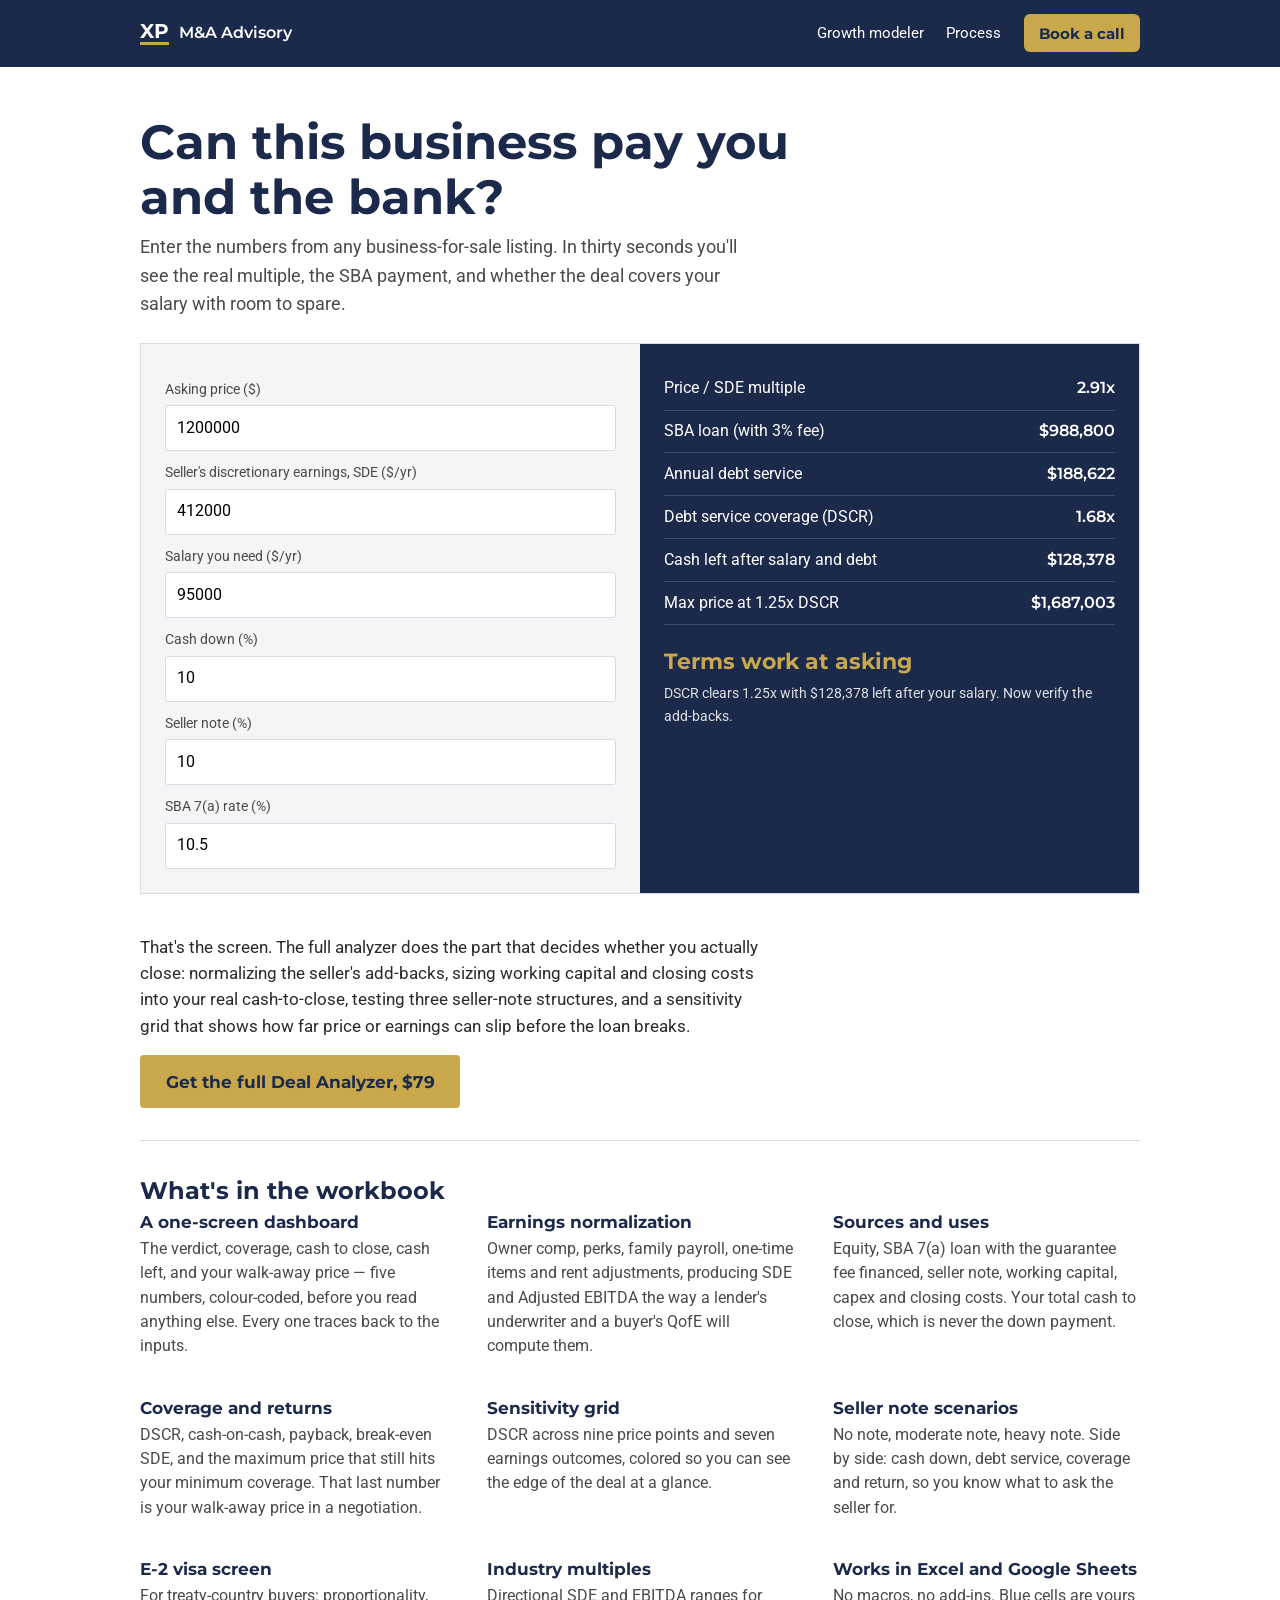
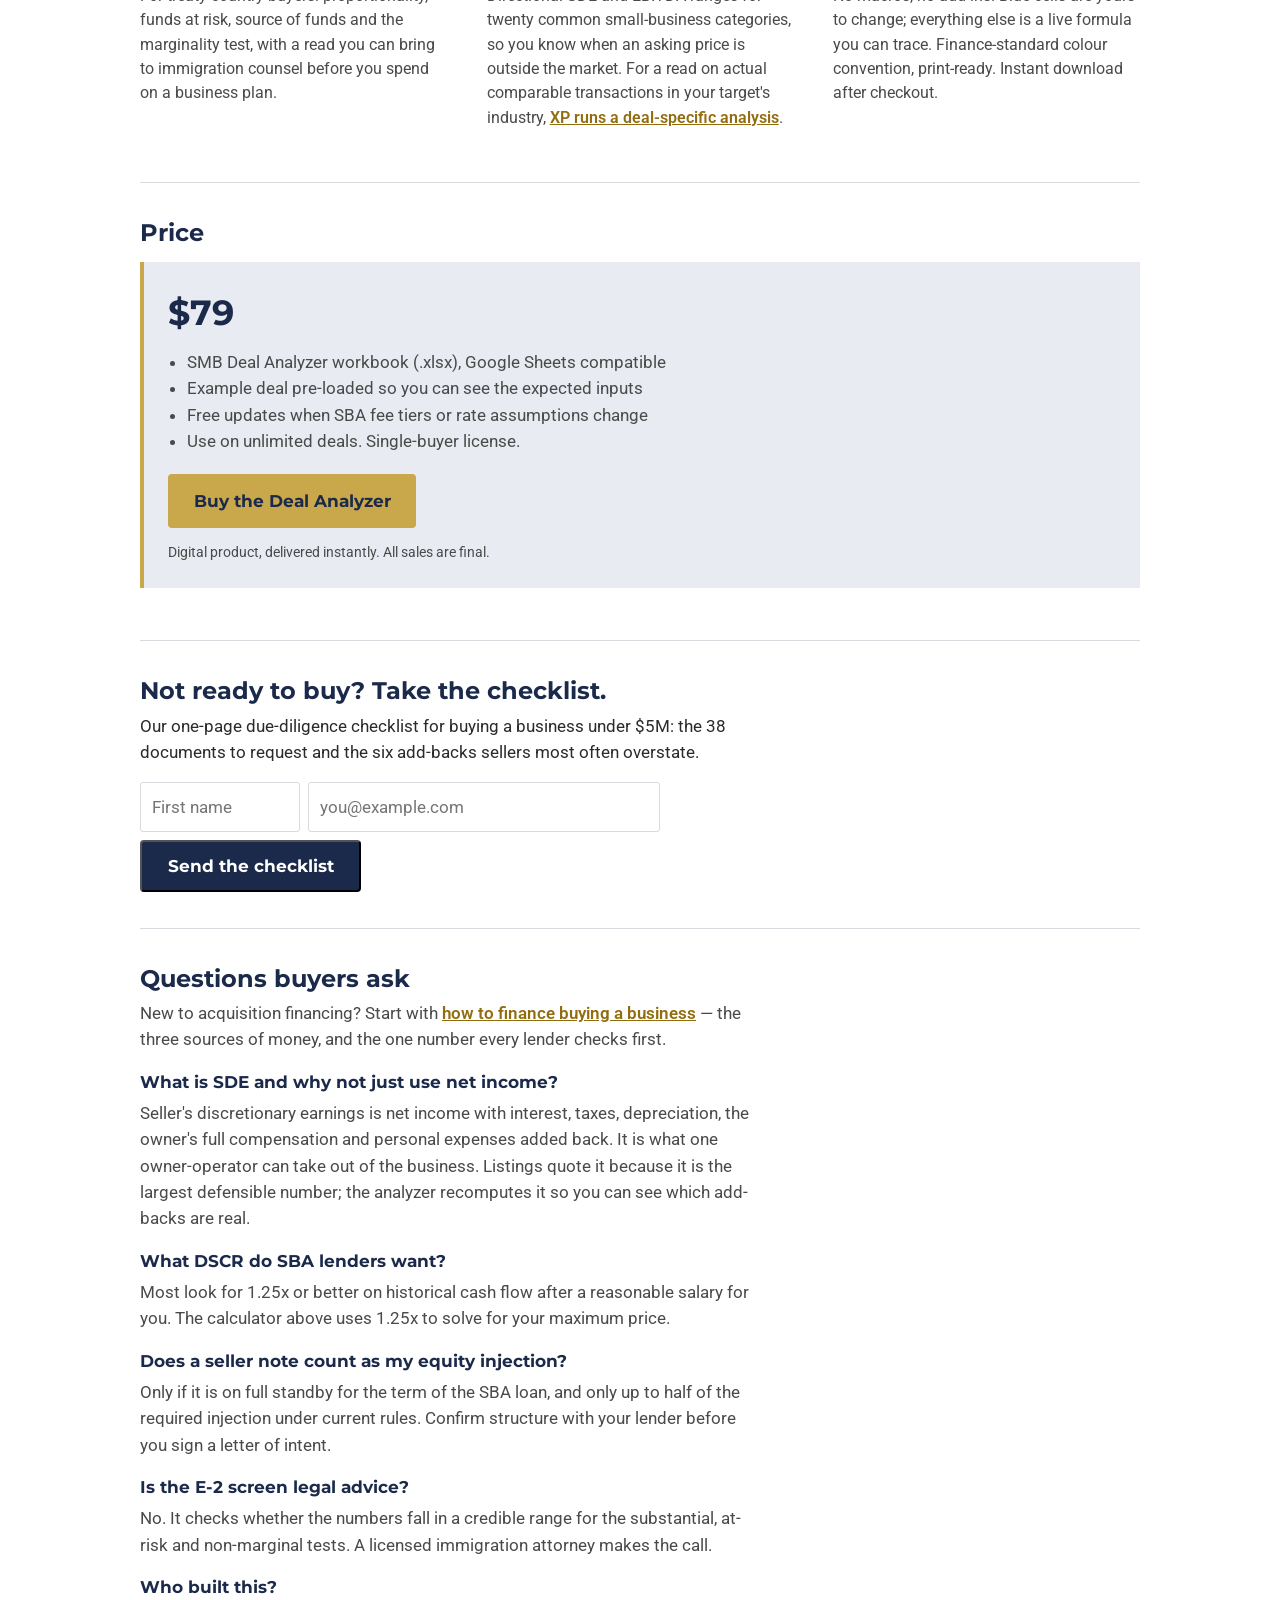
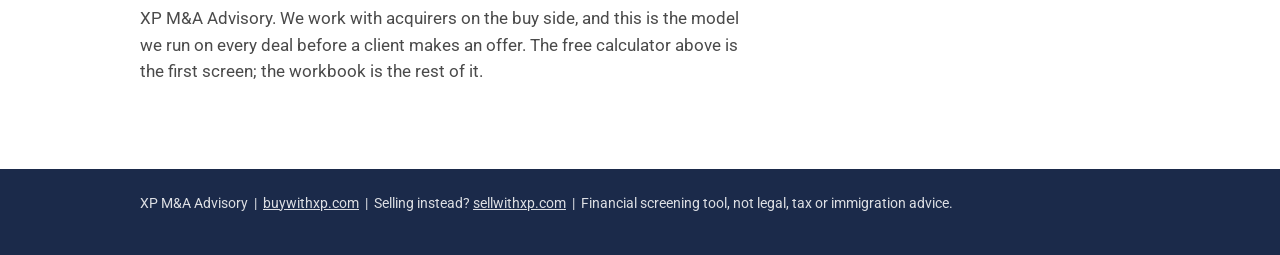
<file: deal-analyzer.html>
<!doctype html>
<html lang="en">
<head>
<meta charset="utf-8">
<meta name="viewport" content="width=device-width, initial-scale=1">
<title>Business Acquisition Calculator: Can This Business Pay You and the Bank? | buywithXP</title>
<meta name="description" content="Free business acquisition calculator and deal analyzer. Enter asking price and earnings to get SDE, SBA debt service, DSCR and a buy / negotiate / walk verdict. Download the full Excel deal analyzer with seller-note scenarios and an E-2 visa screen.">
<link rel="canonical" href="https://www.buywithxp.com/deal-analyzer">
<script type="application/ld+json">
{"@context":"https://schema.org","@type":"SoftwareApplication","name":"SMB Deal Analyzer","applicationCategory":"FinanceApplication","operatingSystem":"Excel, Google Sheets","offers":{"@type":"Offer","price":"79","priceCurrency":"USD","url":"https://shop.buywithxp.com/product-details/product/smb-deal-analyzer","availability":"https://schema.org/InStock"},"publisher":{"@type":"Organization","name":"XP M&A Advisory","url":"https://www.buywithxp.com"}}
</script>
<link href="https://fonts.googleapis.com/css2?family=Montserrat:wght@600;700&family=Roboto:wght@400;500&display=swap" rel="stylesheet">
<style>
:root{--xp-midnight:#1B2A4A;--xp-steel:#4A4A4A;--xp-gold:#C9A84C;--xp-gold-text:#926D10;--xp-mist:#F4F5F7;--xp-tint:#E8EBF1;--xp-border:#D9DBE0;--xp-ink:#2A2A2A;--xp-white:#fff}
*{box-sizing:border-box}
body{margin:0;font-family:Roboto,Arial,sans-serif;color:var(--xp-ink);background:var(--xp-white);line-height:1.55;font-size:17px}
h1,h2,h3{font-family:Montserrat,Inter,Arial,sans-serif;color:var(--xp-midnight);font-weight:700;line-height:1.15;margin:0 0 .5rem}
h1{font-size:clamp(1.9rem,4.5vw,3rem);max-width:22ch}
h2{font-size:1.5rem;margin-top:0}
p{margin:0 0 1rem;max-width:62ch}
.wrap{max-width:1040px;margin:0 auto;padding:0 1.25rem}
.bar{background:var(--xp-midnight);color:#fff;padding:.9rem 0}
.bar .wrap{display:flex;justify-content:space-between;align-items:center;font-family:Montserrat,sans-serif;font-weight:600}
.bar a{color:#fff;text-decoration:none;font-weight:400;font-family:Roboto,sans-serif;font-size:.95rem}
.bar .brand{font-family:Montserrat,sans-serif;font-weight:600;font-size:1rem;display:flex;align-items:center;gap:.6rem}
.bar .mark{font-weight:700;font-size:1.25rem;border-bottom:3px solid var(--xp-gold);padding-bottom:1px;line-height:1}
.bar nav{display:flex;gap:1.4rem;align-items:center}
.bar nav .cta{background:var(--xp-gold);color:var(--xp-midnight);font-family:Montserrat,sans-serif;font-weight:700;padding:.45rem .95rem;border-radius:6px}
@media(max-width:640px){.bar nav a:not(.cta){display:none}}
.hero{padding:3rem 0 2rem}
.hero p.lead{font-size:1.15rem;color:var(--xp-steel)}
.calc{display:grid;grid-template-columns:1fr 1fr;gap:0;border:1px solid var(--xp-border);margin:1.5rem 0 2.5rem}
.calc .in{padding:1.5rem;background:var(--xp-mist)}
.calc .out{padding:1.5rem;background:var(--xp-midnight);color:#fff}
.calc label{display:block;font-size:.9rem;color:var(--xp-steel);margin:.7rem 0 .25rem}
.calc input{width:100%;padding:.6rem .7rem;border:1px solid var(--xp-border);border-radius:3px;font:inherit;font-size:1rem}
.calc input:focus{outline:2px solid var(--xp-gold);outline-offset:1px}
.out .row{display:flex;justify-content:space-between;border-bottom:1px solid rgba(255,255,255,.15);padding:.55rem 0;font-size:.98rem}
.out .row span:last-child{font-family:Montserrat,sans-serif;font-weight:600}
.verdict{margin-top:1.25rem;font-family:Montserrat,sans-serif;font-weight:700;font-size:1.35rem;color:var(--xp-gold)}
.verdict small{display:block;font-family:Roboto,sans-serif;font-weight:400;font-size:.9rem;color:#fff;opacity:.85;margin-top:.3rem}
.btn{display:inline-block;background:var(--xp-gold);color:var(--xp-midnight);font-family:Montserrat,sans-serif;font-weight:700;padding:.85rem 1.6rem;border-radius:4px;text-decoration:none;font-size:1.05rem}
.btn:focus{outline:3px solid var(--xp-midnight);outline-offset:2px}
.btn--alt{background:var(--xp-midnight);color:#fff}
section{padding:2.25rem 0;border-top:1px solid var(--xp-border)}
.cols{display:grid;grid-template-columns:repeat(auto-fit,minmax(260px,1fr));gap:1.5rem 2.5rem}
.cols h3{font-size:1.05rem;margin-bottom:.3rem}
.cols p{font-size:.98rem;color:var(--xp-steel)}
.price{background:var(--xp-tint);border-left:4px solid var(--xp-gold);padding:1.5rem;margin:1rem 0}
.price .amt{font-family:Montserrat,sans-serif;font-size:2.2rem;font-weight:700;color:var(--xp-midnight)}
.price ul{margin:.5rem 0 1.25rem;padding-left:1.2rem;color:var(--xp-steel)}
.email{display:flex;gap:.5rem;max-width:520px;flex-wrap:wrap}
.email input{flex:1;min-width:220px;padding:.7rem;border:1px solid var(--xp-border);border-radius:3px;font:inherit}
.faq h3{font-size:1.05rem;margin-top:1.25rem}
.faq p{color:var(--xp-steel)}
footer{background:var(--xp-midnight);color:#fff;padding:1.5rem 0;font-size:.9rem;margin-top:2rem}
footer p{color:#fff;opacity:.85;max-width:none}
footer a{color:#fff}
@media (max-width:720px){.calc{grid-template-columns:1fr}.hero{padding-top:2rem}}
@media (prefers-reduced-motion:no-preference){.verdict{transition:color .2s}}
</style>
</head>
<body>
<div class="bar"><div class="wrap"><a class="brand" href="https://www.buywithxp.com/"><span class="mark">XP</span> M&amp;A Advisory</a><nav><a href="https://www.buywithxp.com/#modeler">Growth modeler</a><a href="https://www.buywithxp.com/#process">Process</a><a class="cta" href="https://link.xpbrokerage.com/widget/booking/pgVJoAKfgSOK0nm5IGpU">Book a call</a></nav></div></div>

<main class="wrap">
<div class="hero">
  <h1>Can this business pay you and the bank?</h1>
  <p class="lead">Enter the numbers from any business-for-sale listing. In thirty seconds you'll see the real multiple, the SBA payment, and whether the deal covers your salary with room to spare.</p>

  <div class="calc" id="calc">
    <div class="in">
      <label for="price">Asking price ($)</label><input id="price" type="number" value="1200000" inputmode="numeric">
      <label for="sde">Seller's discretionary earnings, SDE ($/yr)</label><input id="sde" type="number" value="412000" inputmode="numeric">
      <label for="salary">Salary you need ($/yr)</label><input id="salary" type="number" value="95000" inputmode="numeric">
      <label for="down">Cash down (%)</label><input id="down" type="number" value="10" min="0" max="100">
      <label for="note">Seller note (%)</label><input id="note" type="number" value="10" min="0" max="90">
      <label for="rate">SBA 7(a) rate (%)</label><input id="rate" type="number" value="10.5" step="0.1">
    </div>
    <div class="out" aria-live="polite">
      <div class="row"><span>Price / SDE multiple</span><span id="o_mult">–</span></div>
      <div class="row"><span>SBA loan (with 3% fee)</span><span id="o_loan">–</span></div>
      <div class="row"><span>Annual debt service</span><span id="o_debt">–</span></div>
      <div class="row"><span>Debt service coverage (DSCR)</span><span id="o_dscr">–</span></div>
      <div class="row"><span>Cash left after salary and debt</span><span id="o_left">–</span></div>
      <div class="row"><span>Max price at 1.25x DSCR</span><span id="o_max">–</span></div>
      <div class="verdict" id="o_verdict">–<small id="o_why"></small></div>
    </div>
  </div>

  <p>That's the screen. The full analyzer does the part that decides whether you actually close: normalizing the seller's add-backs, sizing working capital and closing costs into your real cash-to-close, testing three seller-note structures, and a sensitivity grid that shows how far price or earnings can slip before the loan breaks.</p>
  <a class="btn" href="https://shop.buywithxp.com/product-details/product/smb-deal-analyzer">Get the full Deal Analyzer, $79</a>
</div>

<section>
  <h2>What's in the workbook</h2>
  <div class="cols">
    <div><h3>A one-screen dashboard</h3><p>The verdict, coverage, cash to close, cash left, and your walk-away price &mdash; five numbers, colour-coded, before you read anything else. Every one traces back to the inputs.</p></div>
    <div><h3>Earnings normalization</h3><p>Owner comp, perks, family payroll, one-time items and rent adjustments, producing SDE and Adjusted EBITDA the way a lender's underwriter and a buyer's QofE will compute them.</p></div>
    <div><h3>Sources and uses</h3><p>Equity, SBA 7(a) loan with the guarantee fee financed, seller note, working capital, capex and closing costs. Your total cash to close, which is never the down payment.</p></div>
    <div><h3>Coverage and returns</h3><p>DSCR, cash-on-cash, payback, break-even SDE, and the maximum price that still hits your minimum coverage. That last number is your walk-away price in a negotiation.</p></div>
    <div><h3>Sensitivity grid</h3><p>DSCR across nine price points and seven earnings outcomes, colored so you can see the edge of the deal at a glance.</p></div>
    <div><h3>Seller note scenarios</h3><p>No note, moderate note, heavy note. Side by side: cash down, debt service, coverage and return, so you know what to ask the seller for.</p></div>
    <div><h3>E-2 visa screen</h3><p>For treaty-country buyers: proportionality, funds at risk, source of funds and the marginality test, with a read you can bring to immigration counsel before you spend on a business plan.</p></div>
    <div><h3>Industry multiples</h3><p>Directional SDE and EBITDA ranges for twenty common small-business categories, so you know when an asking price is outside the market. For a read on actual comparable transactions in your target's industry, <a href="/deal-analysis" style="color:var(--xp-gold-text);font-weight:600">XP runs a deal-specific analysis</a>.</p></div>
    <div><h3>Works in Excel and Google Sheets</h3><p>No macros, no add-ins. Blue cells are yours to change; everything else is a live formula you can trace. Finance-standard colour convention, print-ready. Instant download after checkout.</p></div>
  </div>
</section>

<section>
  <h2>Price</h2>
  <div class="price">
    <div class="amt">$79</div>
    <ul>
      <li>SMB Deal Analyzer workbook (.xlsx), Google Sheets compatible</li>
      <li>Example deal pre-loaded so you can see the expected inputs</li>
      <li>Free updates when SBA fee tiers or rate assumptions change</li>
      <li>Use on unlimited deals. Single-buyer license.</li>
    </ul>
    <a class="btn" href="https://shop.buywithxp.com/product-details/product/smb-deal-analyzer">Buy the Deal Analyzer</a>
    <p style="margin:.9rem 0 0;font-size:.9rem;color:var(--xp-steel)">Digital product, delivered instantly. All sales are final.</p>
  </div>
</section>

<section>
  <h2>Not ready to buy? Take the checklist.</h2>
  <p>Our one-page due-diligence checklist for buying a business under $5M: the 38 documents to request and the six add-backs sellers most often overstate.</p>
  <form class="email" id="checklist" novalidate>
    <div style="position:absolute;left:-9999px;width:1px;height:1px;overflow:hidden" aria-hidden="true">
      <label for="cl-company-url">Company website</label>
      <input type="text" id="cl-company-url" name="company_url" tabindex="-1" autocomplete="off">
    </div>
    <input type="text" name="first_name" placeholder="First name" required aria-label="First name" autocomplete="given-name" style="flex:0 1 160px;min-width:140px">
    <input type="email" name="email" placeholder="you@example.com" required aria-label="Email address" autocomplete="email">
    <button class="btn btn--alt" type="submit">Send the checklist</button>
  </form>
  <p id="checklist-done" style="display:none;color:var(--xp-midnight);font-weight:500">On its way. Check your inbox in a minute or two.</p>
</section>

<section class="faq">
  <h2>Questions buyers ask</h2>
  <p style="color:var(--xp-steel)">New to acquisition financing? Start with <a href="/how-to-finance-buying-a-business" style="color:var(--xp-gold-text);font-weight:600">how to finance buying a business</a> — the three sources of money, and the one number every lender checks first.</p>
  <h3>What is SDE and why not just use net income?</h3>
  <p>Seller's discretionary earnings is net income with interest, taxes, depreciation, the owner's full compensation and personal expenses added back. It is what one owner-operator can take out of the business. Listings quote it because it is the largest defensible number; the analyzer recomputes it so you can see which add-backs are real.</p>
  <h3>What DSCR do SBA lenders want?</h3>
  <p>Most look for 1.25x or better on historical cash flow after a reasonable salary for you. The calculator above uses 1.25x to solve for your maximum price.</p>
  <h3>Does a seller note count as my equity injection?</h3>
  <p>Only if it is on full standby for the term of the SBA loan, and only up to half of the required injection under current rules. Confirm structure with your lender before you sign a letter of intent.</p>
  <h3>Is the E-2 screen legal advice?</h3>
  <p>No. It checks whether the numbers fall in a credible range for the substantial, at-risk and non-marginal tests. A licensed immigration attorney makes the call.</p>
  <h3>Who built this?</h3>
  <p>XP M&amp;A Advisory. We work with acquirers on the buy side, and this is the model we run on every deal before a client makes an offer. The free calculator above is the first screen; the workbook is the rest of it.</p>
</section>
</main>

<footer><div class="wrap">
  <p>XP M&amp;A Advisory &nbsp;|&nbsp; <a href="https://www.buywithxp.com/">buywithxp.com</a> &nbsp;|&nbsp; Selling instead? <a href="https://www.sellwithxp.com/">sellwithxp.com</a> &nbsp;|&nbsp; Financial screening tool, not legal, tax or immigration advice.</p>
</div></footer>

<script>
(function(){
  const $=id=>document.getElementById(id);
  const ids=['price','sde','salary','down','note','rate'];
  const fmt=n=>'$'+Math.round(n).toLocaleString();
  const pmt=(r,n,p)=>r===0?p/n:p*r/(1-Math.pow(1+r,-n));
  const FEE=0.03, TERM=120, NOTE_RATE=0.07/12, NOTE_TERM=60, MIN_DSCR=1.25;
  function run(){
    const price=+$('price').value||0, sde=+$('sde').value||0, sal=+$('salary').value||0;
    const down=(+$('down').value||0)/100, note=(+$('note').value||0)/100, rate=(+$('rate').value||0)/100/12;
    const loan=price*(1-down-note)*(1+FEE), noteAmt=price*note;
    const debt=(loan>0?pmt(rate,TERM,loan)*12:0)+(noteAmt>0?pmt(NOTE_RATE,NOTE_TERM,noteAmt)*12:0);
    const avail=sde-sal, dscr=debt>0?avail/debt:0, left=avail-debt;
    const perDollar=pmt(rate,TERM,1)*12*(1-down-note)*(1+FEE);
    const notePmt=noteAmt>0?pmt(NOTE_RATE,NOTE_TERM,noteAmt)*12:0;
    const maxP=perDollar>0?((avail/MIN_DSCR)-notePmt)/perDollar:0;
    $('o_mult').textContent=sde>0?(price/sde).toFixed(2)+'x':'–';
    $('o_loan').textContent=fmt(loan); $('o_debt').textContent=fmt(debt);
    $('o_dscr').textContent=dscr?dscr.toFixed(2)+'x':'–'; $('o_left').textContent=fmt(left);
    $('o_max').textContent=maxP>0?fmt(maxP):'–';
    let v,why;
    if(sde<=0||price<=0){v='Enter the listing numbers';why='';}
    else if(dscr<1.15){v='Walk, or reprice';why='Below 1.15x coverage an SBA lender is unlikely to fund it. The deal works closer to '+fmt(maxP)+'.';}
    else if(dscr<MIN_DSCR||left<sde*0.2){v='Negotiate';why='Coverage is thin. Aim for '+fmt(Math.min(maxP,price))+' or a larger seller note.';}
    else{v='Terms work at asking';why='DSCR clears 1.25x with '+fmt(left)+' left after your salary. Now verify the add-backs.';}
    $('o_verdict').firstChild.textContent=v; $('o_why').textContent=why;
  }
  ids.forEach(i=>$(i).addEventListener('input',run)); run();

  // Checklist capture -> GHL (same inbound webhook the rest of buywithXP uses).
  // source discriminator lets the workflow branch on it.
  const HOOK='https://services.leadconnectorhq.com/hooks/UXYDkj4yhXizhVBLVOzq/webhook-trigger/92288a3f-3eca-4cf2-b766-b647484b740e';
  const form=$('checklist'); if(form){
    const loaded=Date.now();
    form.addEventListener('submit',e=>{
      e.preventDefault();
      const fd=new FormData(form);
      const done=()=>{form.style.display='none';$('checklist-done').style.display='';};
      if((fd.get('company_url')||'')||(Date.now()-loaded)<800){done();return;}
      const btn=form.querySelector('button'); const lbl=btn.textContent; btn.disabled=true; btn.textContent='Sending…';
      const payload={source:'deal-analyzer-checklist',page:'buywithxp.com',submitted_at:new Date().toISOString(),
        first_name:(fd.get('first_name')||'').toString().trim(),email:(fd.get('email')||'').toString().trim(),
        tool:'Deal analyzer',asking_price:$('price').value,sde:$('sde').value,dscr:$('o_dscr').textContent,verdict:$('o_verdict').firstChild.textContent};
      const q=new URLSearchParams(location.search);
      ['utm_source','utm_medium','utm_campaign','utm_term','utm_content','gclid','fbclid'].forEach(k=>{if(q.get(k))payload[k]=q.get(k);});
      fetch(HOOK,{method:'POST',headers:{'Content-Type':'application/json'},body:JSON.stringify(payload)})
        .then(r=>{if(r&&r.ok===false)throw new Error('HTTP '+r.status);done();})
        .catch(err=>{btn.disabled=false;btn.textContent=lbl;
          const body=Object.keys(payload).map(k=>k+': '+payload[k]).join('\n');
          const p=document.createElement('p');p.style.color='#B03A2E';p.style.fontSize='.9rem';
          p.innerHTML='That did not send. <a href="mailto:Hello@XPBrokerage.com?subject='+encodeURIComponent('Due diligence checklist')+'&body='+encodeURIComponent(body)+'">Email us instead</a> — your details are filled in.';
          if(!form.querySelector('p'))form.appendChild(p);});
    });
  }
})();
</script>
</body>
</html>
</file>
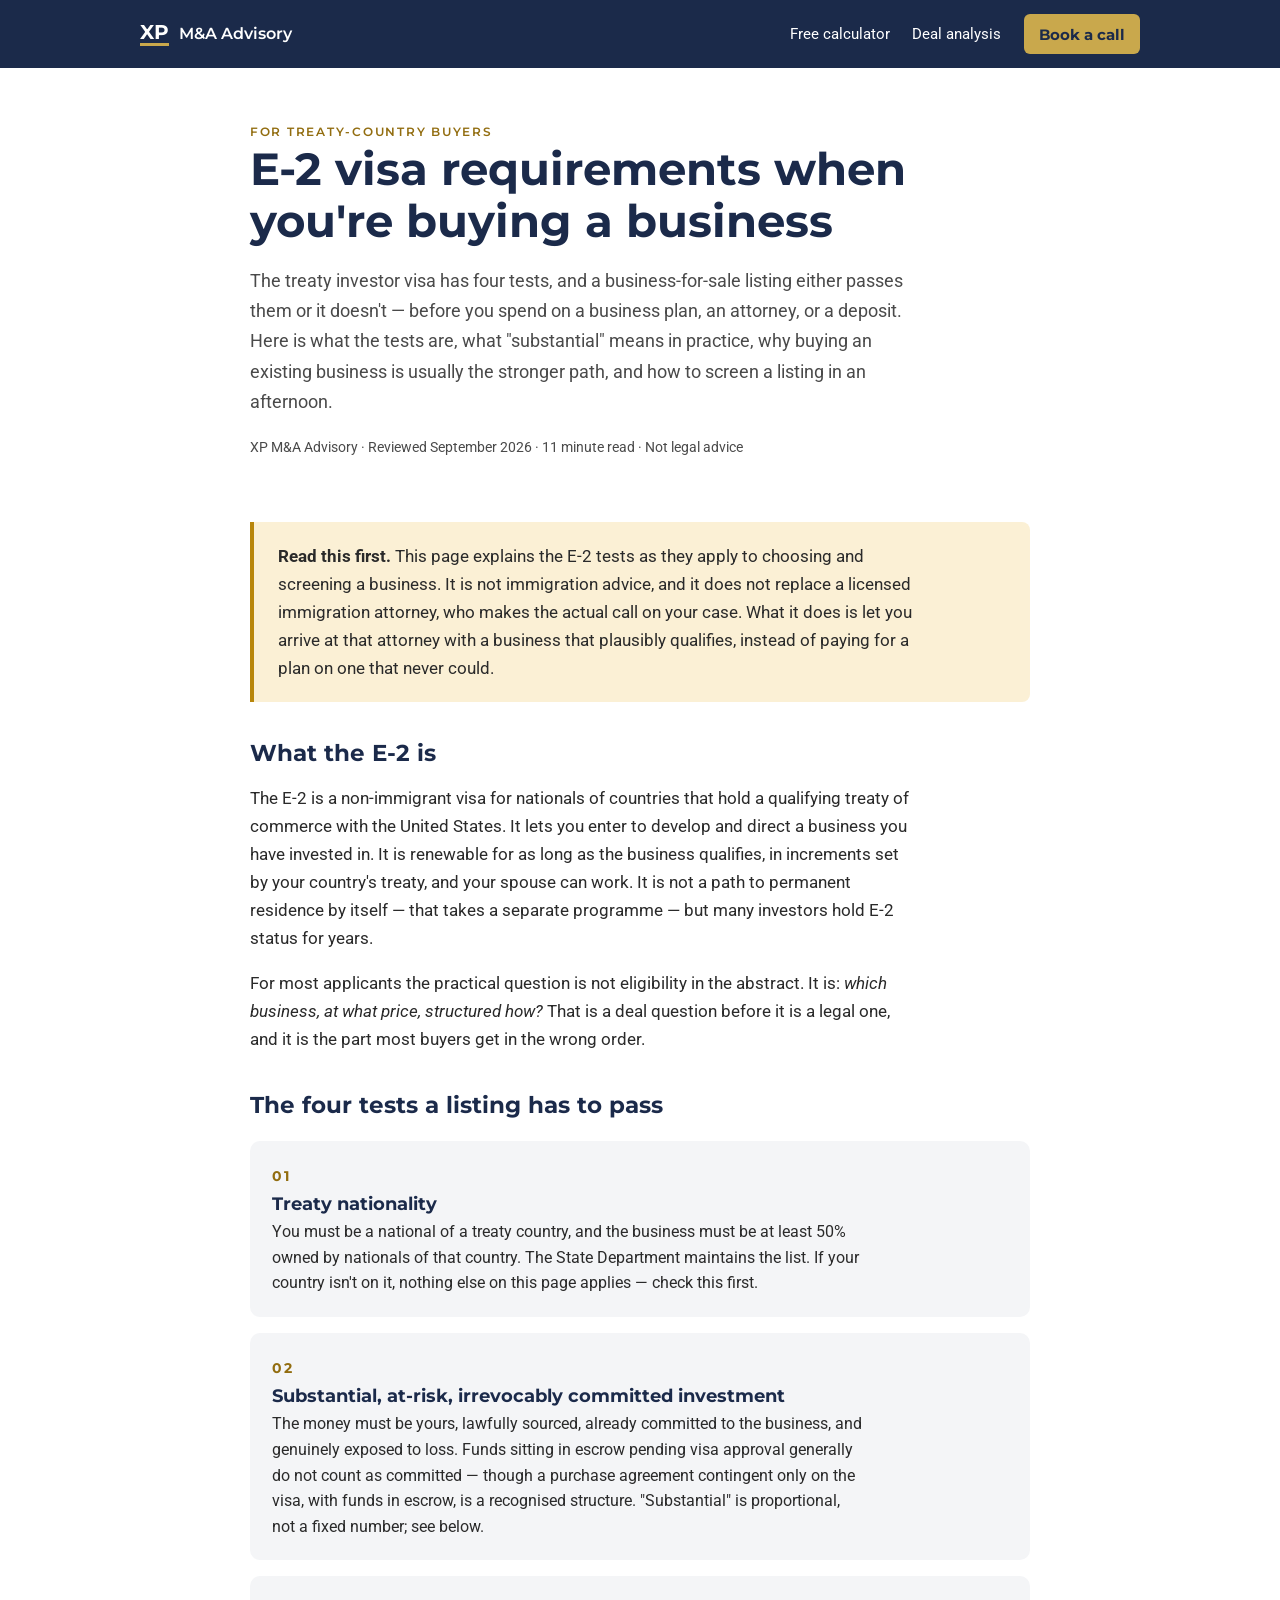
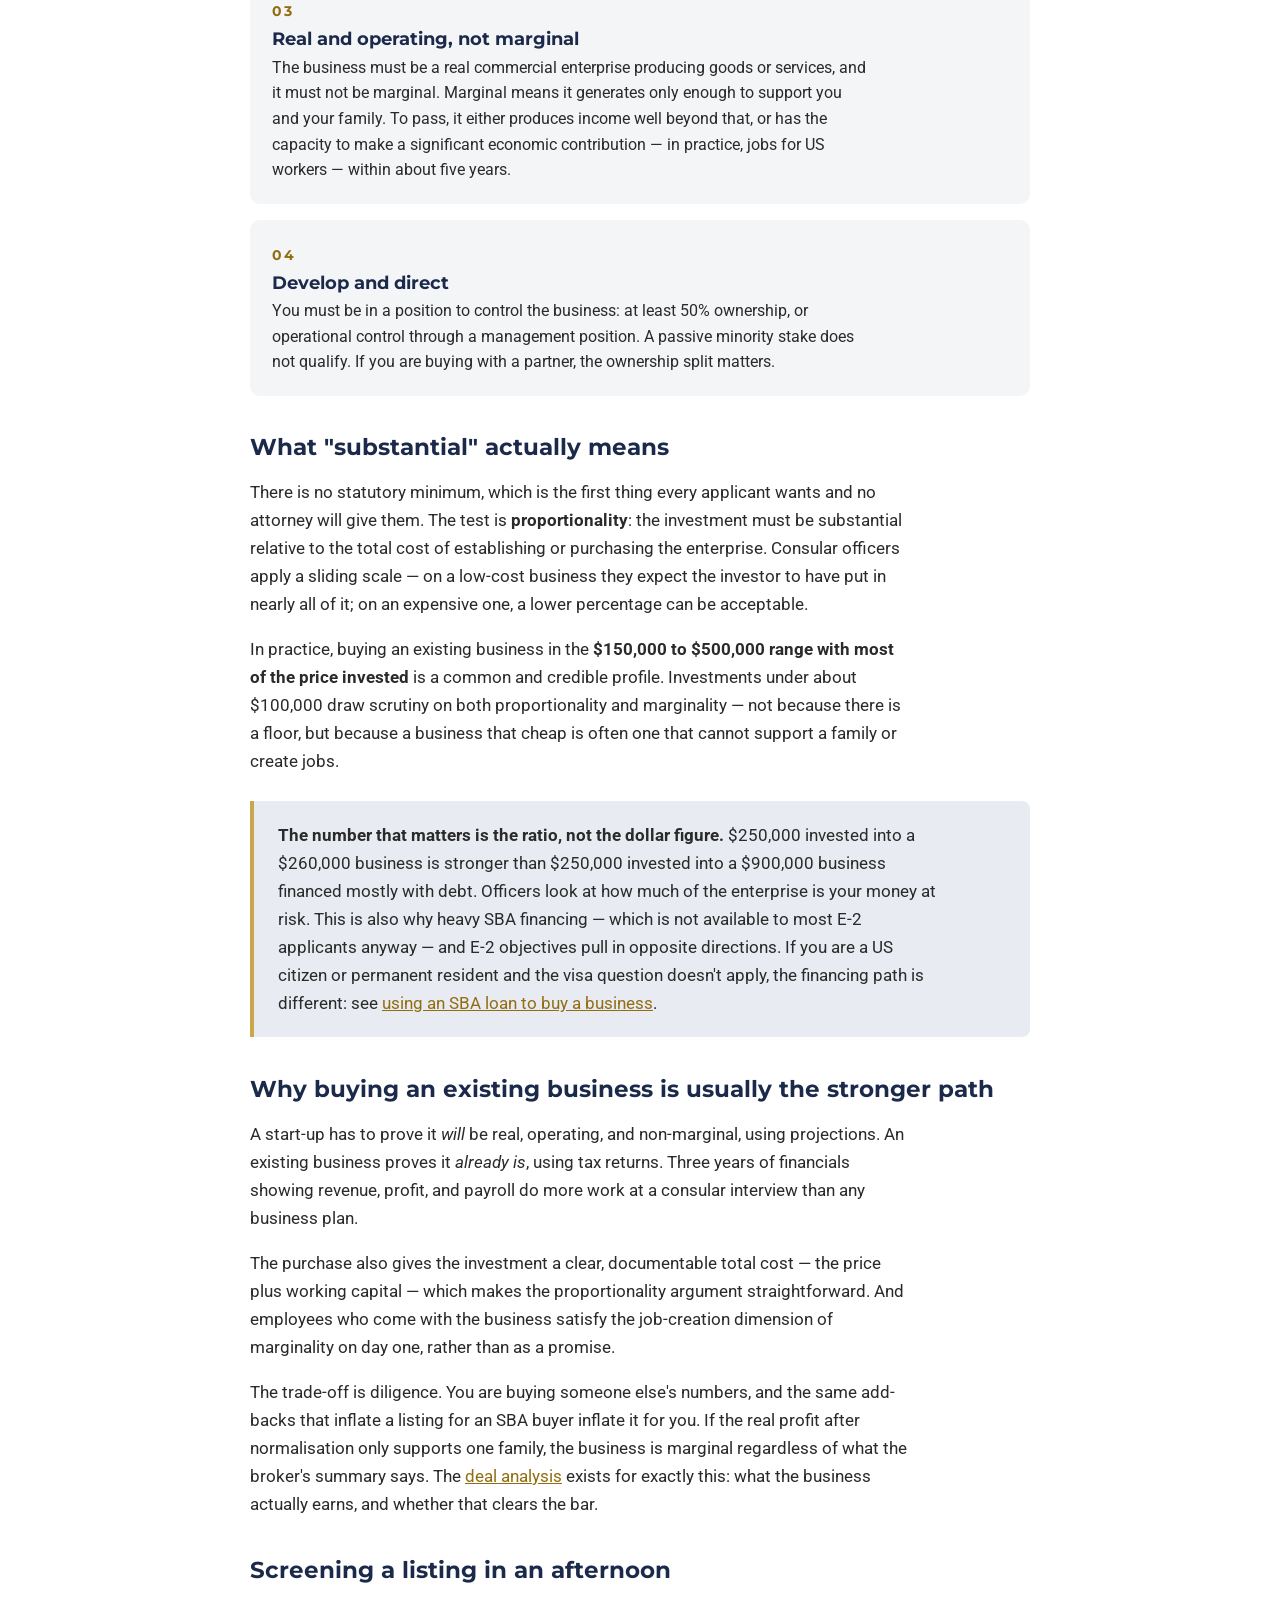
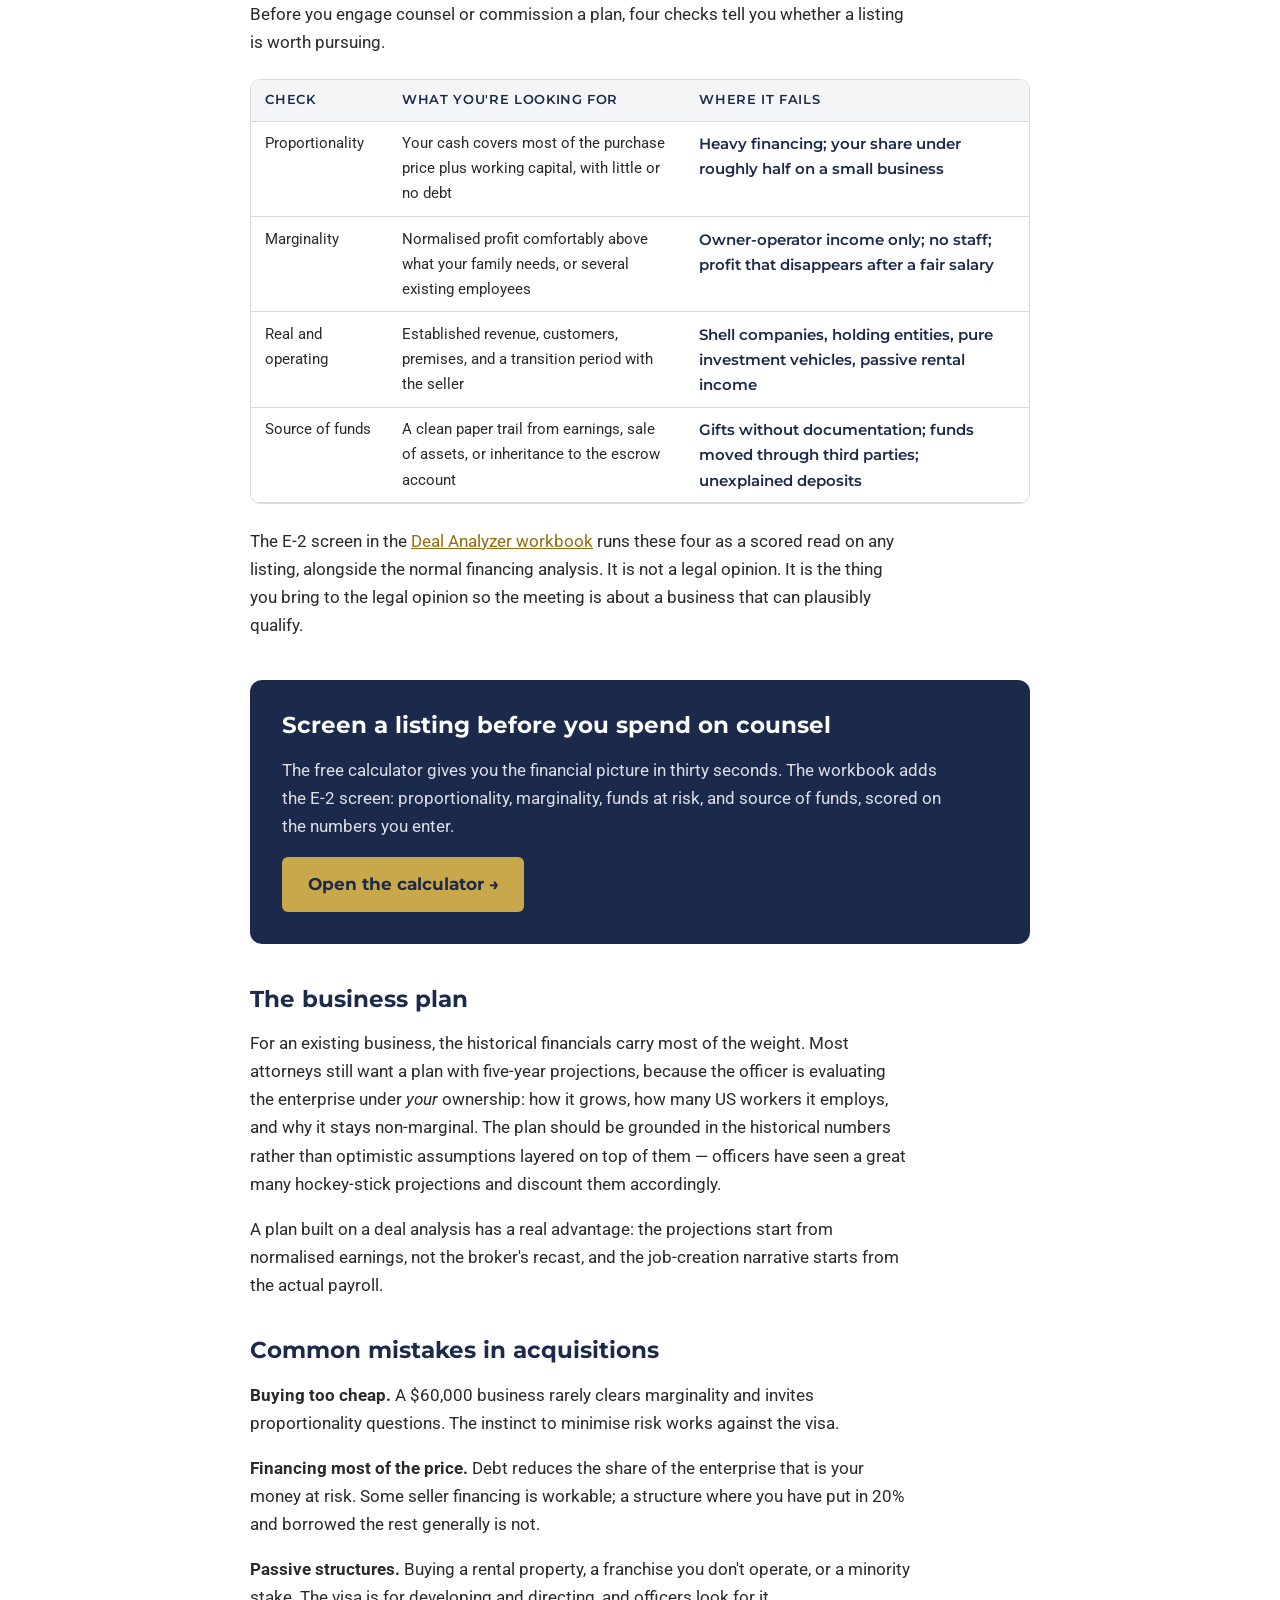
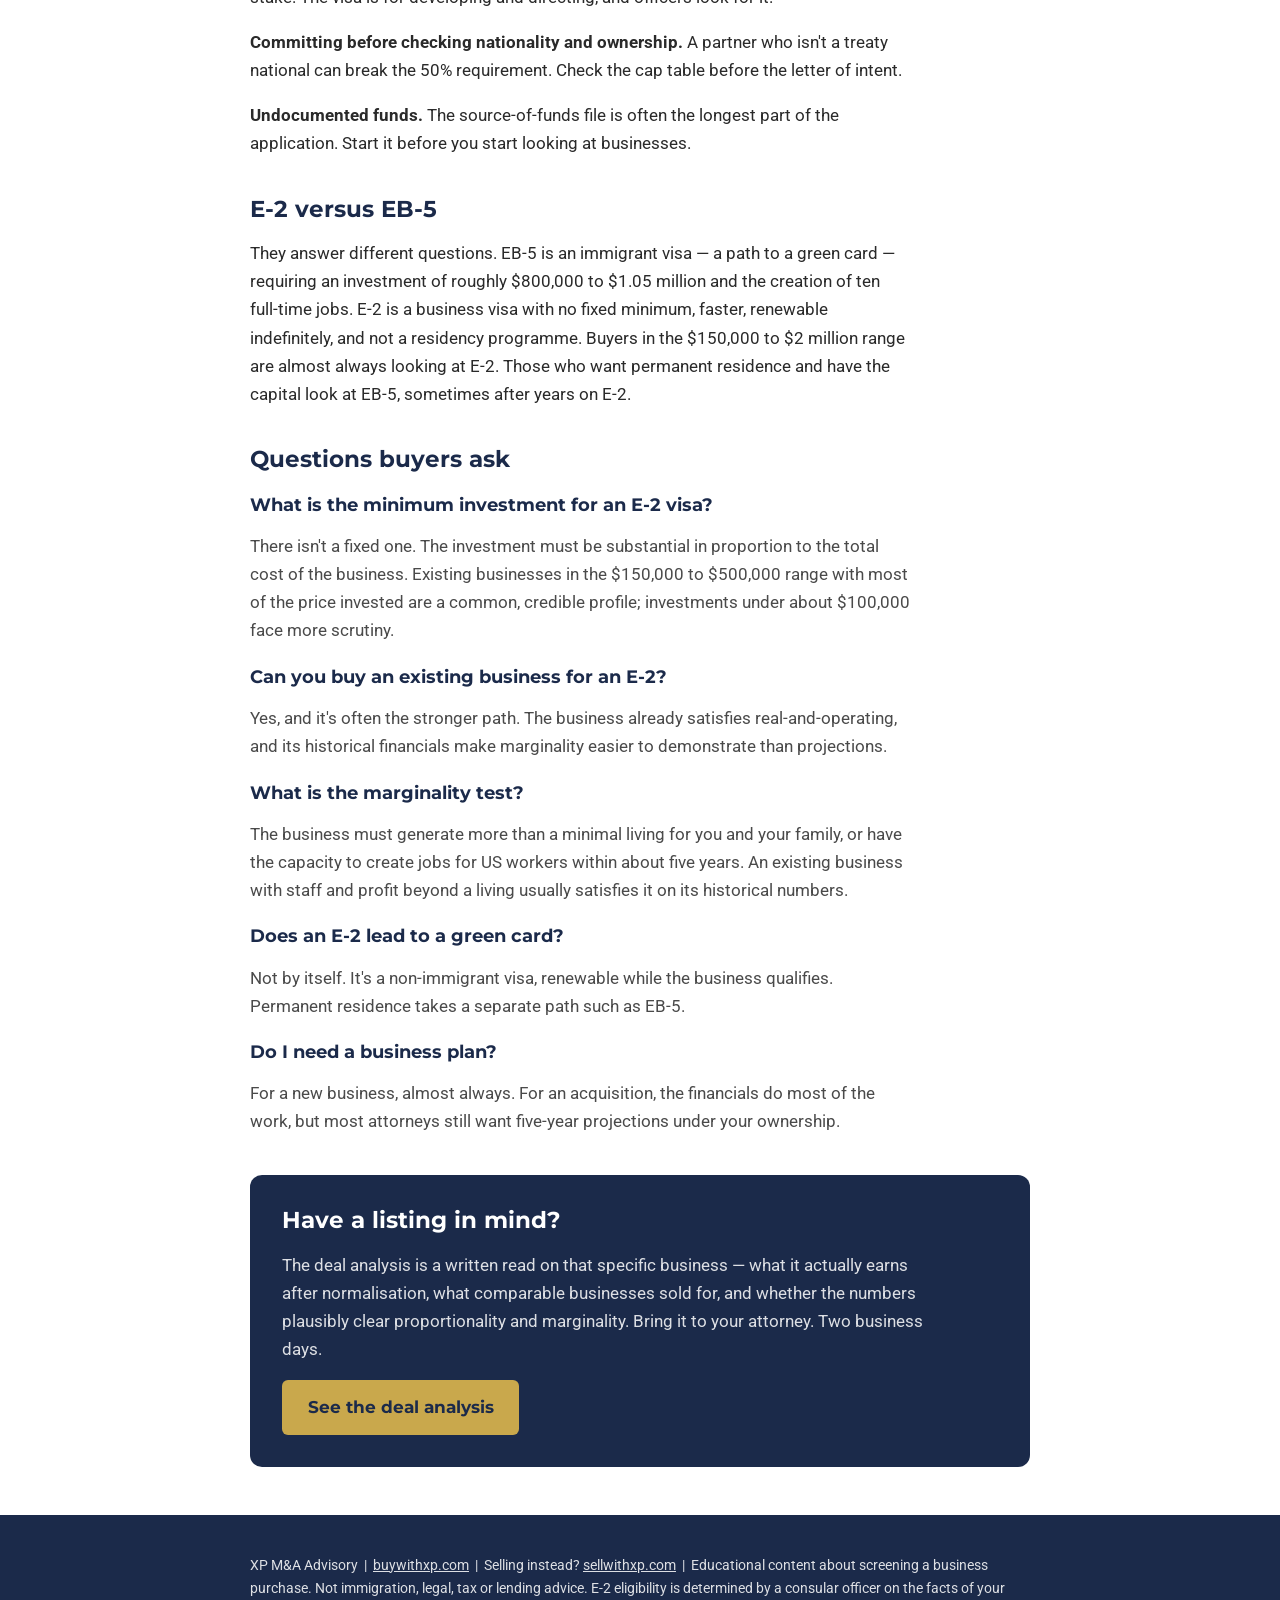
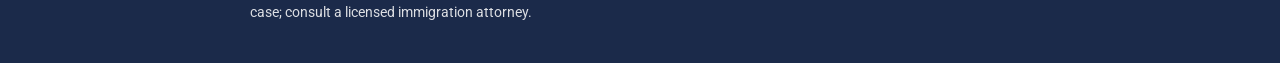
<file: e2-visa-buy-a-business.html>
<!doctype html>
<html lang="en">
<head>
<meta charset="utf-8">
<meta name="viewport" content="width=device-width, initial-scale=1">
<title>E-2 Visa Requirements When Buying a Business: The Four Tests, What Counts as Substantial, and How to Screen a Listing | buywithXP</title>
<meta name="description" content="E-2 treaty investor visa requirements explained for buyers acquiring a US business: treaty nationality, the substantial and proportional investment test, the marginality test, source of funds, and how to screen a listing before you spend on a business plan or counsel.">
<link rel="canonical" href="https://www.buywithxp.com/e2-visa-buy-a-business">
<meta name="robots" content="index, follow, max-image-preview:large, max-snippet:-1">
<meta property="og:type" content="article">
<meta property="og:site_name" content="buywithXP">
<meta property="og:title" content="E-2 Visa Requirements When Buying a Business">
<meta property="og:description" content="The four tests, what counts as a substantial investment, and how to screen a listing before spending on a business plan or counsel.">
<meta property="og:url" content="https://www.buywithxp.com/e2-visa-buy-a-business">
<meta property="og:image" content="https://www.buywithxp.com/assets/img/og-image.png">
<meta name="twitter:card" content="summary_large_image">
<script type="application/ld+json">
{"@context":"https://schema.org","@type":"Article","headline":"E-2 Visa Requirements When Buying a Business","description":"E-2 treaty investor visa requirements for buyers acquiring an existing US business: nationality, substantial investment, marginality, source of funds, and how to screen a listing.","author":{"@type":"Organization","name":"XP M&A Advisory","url":"https://www.buywithxp.com"},"publisher":{"@type":"Organization","name":"XP M&A Advisory","url":"https://www.buywithxp.com"},"datePublished":"2026-09-12","dateModified":"2026-09-12","mainEntityOfPage":"https://www.buywithxp.com/e2-visa-buy-a-business"}
</script>
<script type="application/ld+json">
{"@context":"https://schema.org","@type":"FAQPage","mainEntity":[
{"@type":"Question","name":"What is the minimum investment for an E-2 visa?","acceptedAnswer":{"@type":"Answer","text":"There is no fixed statutory minimum. The investment must be substantial in proportion to the total cost of the business. In practice, consular officers apply a sliding scale: a higher percentage is expected on a low-cost business, and a lower percentage is acceptable on an expensive one. Buying an existing business for $200,000 to $500,000 with most of the price invested is a common and credible profile; investments under about $100,000 face more scrutiny on both the proportionality and marginality tests."}},
{"@type":"Question","name":"Can you buy an existing business for an E-2 visa?","acceptedAnswer":{"@type":"Answer","text":"Yes, and it is often the stronger path. An existing business with a track record already satisfies the requirement that the enterprise be real and operating, and its historical financials make the marginality test easier to demonstrate than projections for a start-up. The purchase must still be structured so the funds are at risk and irrevocably committed."}},
{"@type":"Question","name":"What is the E-2 marginality test?","acceptedAnswer":{"@type":"Answer","text":"The business must not be marginal, meaning it must generate more than enough income to support the investor and their family, or have the present or future capacity to make a significant economic contribution, typically by creating jobs for US workers within about five years. An existing business with several employees and profit beyond a minimal living usually satisfies this on its historical numbers."}},
{"@type":"Question","name":"Does an E-2 visa lead to a green card?","acceptedAnswer":{"@type":"Answer","text":"Not by itself. The E-2 is a non-immigrant visa, renewable indefinitely in increments that depend on the treaty with your country, for as long as the business continues to qualify. Permanent residence requires a separate path, such as EB-5 or employment-based sponsorship. Many investors hold E-2 status for years; it is a business visa, not a residency programme."}},
{"@type":"Question","name":"Do you need a business plan for an E-2 visa?","acceptedAnswer":{"@type":"Answer","text":"For a new enterprise, almost always. For the purchase of an existing business, the historical financials carry much of the weight, but most attorneys still recommend a plan with five-year projections showing how the business will grow, employ US workers, and remain non-marginal under new ownership."}}
]}
</script>
<link href="https://fonts.googleapis.com/css2?family=Montserrat:wght@600;700&family=Roboto:wght@400;500&display=swap" rel="stylesheet">
<style>
:root{--xp-midnight:#1B2A4A;--xp-steel:#4A4A4A;--xp-gold:#C9A84C;--xp-gold-text:#926D10;--xp-mist:#F4F5F7;--xp-tint:#E8EBF1;--xp-border:#D9DBE0;--xp-ink:#2A2A2A;--xp-white:#fff}
*{box-sizing:border-box}
body{margin:0;font-family:Roboto,Arial,sans-serif;color:var(--xp-ink);background:var(--xp-white);line-height:1.65;font-size:17px}
h1,h2,h3{font-family:Montserrat,Arial,sans-serif;color:var(--xp-midnight);font-weight:700;line-height:1.15;margin:0 0 .6rem}
h1{font-size:clamp(1.9rem,4.5vw,2.8rem);max-width:24ch}
h2{font-size:1.45rem;margin-top:2.4rem}
h3{font-size:1.1rem;margin-top:1.6rem}
p,li{max-width:66ch}
.wrap{max-width:820px;margin:0 auto;padding:0 1.25rem}
.bar{background:var(--xp-midnight);color:#fff;padding:.9rem 0}
.bar .wrap{max-width:1040px;display:flex;justify-content:space-between;align-items:center}
.bar a{color:#fff;text-decoration:none;font-size:.95rem}
.bar .brand{font-family:Montserrat,sans-serif;font-weight:600;font-size:1rem;display:flex;align-items:center;gap:.6rem}
.bar .mark{font-weight:700;font-size:1.25rem;border-bottom:3px solid var(--xp-gold);padding-bottom:1px;line-height:1}
.bar nav{display:flex;gap:1.4rem;align-items:center}
.bar nav .cta{background:var(--xp-gold);color:var(--xp-midnight);font-family:Montserrat,sans-serif;font-weight:700;padding:.45rem .95rem;border-radius:6px}
@media(max-width:640px){.bar nav a:not(.cta){display:none}}
.kicker{font-family:Montserrat,sans-serif;font-weight:600;font-size:.78rem;letter-spacing:.14em;text-transform:uppercase;color:var(--xp-gold-text)}
.hero{padding:3rem 0 1.5rem}
.lead{font-size:1.15rem;color:var(--xp-steel)}
.meta{font-size:.85rem;color:var(--xp-steel);margin-top:1rem}
a{color:var(--xp-gold-text)}
.callout{background:var(--xp-tint);border-left:4px solid var(--xp-gold);padding:1.25rem 1.5rem;margin:1.6rem 0;border-radius:0 8px 8px 0}
.callout p{margin:0}.callout p+p{margin-top:.6rem}
.warn{background:#FBF0D5;border-left:4px solid #B8860B}
.tests{counter-reset:t;display:grid;gap:1rem;margin:1.4rem 0}
.tests div{background:var(--xp-mist);border-radius:10px;padding:1.25rem 1.4rem;position:relative}
.tests div::before{counter-increment:t;content:counter(t,decimal-leading-zero);font-family:Montserrat,sans-serif;font-weight:700;color:var(--xp-gold-text);font-size:.85rem;letter-spacing:.1em}
.tests h3{margin:.3rem 0 .4rem}
.tests p{margin:0;font-size:.97rem}
.example{border:1px solid var(--xp-border);border-radius:10px;overflow:hidden;margin:1.4rem 0;font-size:.95rem}
.example table{width:100%;border-collapse:collapse}
.example th,.example td{padding:.6rem .9rem;border-bottom:1px solid var(--xp-border);text-align:left;vertical-align:top}
.example th{background:var(--xp-mist);font-family:Montserrat,sans-serif;font-weight:600;font-size:.82rem;text-transform:uppercase;letter-spacing:.05em;color:var(--xp-midnight)}
.example td:last-child{font-family:Montserrat,sans-serif;font-weight:600;color:var(--xp-midnight)}
.cta-box{background:var(--xp-midnight);color:#fff;padding:2rem;border-radius:12px;margin:2.6rem 0}
.cta-box h2{color:#fff;margin-top:0}.cta-box p{color:rgba(255,255,255,.85)}
.btn{display:inline-block;background:var(--xp-gold);color:var(--xp-midnight);font-family:Montserrat,sans-serif;font-weight:700;padding:.85rem 1.6rem;border-radius:6px;text-decoration:none;font-size:1.05rem}
.faq h3{margin-top:1.4rem}.faq p{color:var(--xp-steel)}
footer{background:var(--xp-midnight);color:#fff;padding:1.5rem 0;font-size:.9rem;margin-top:3rem}
footer p{color:#fff;opacity:.85;max-width:none}footer a{color:#fff}
</style>
</head>
<body>
<div class="bar"><div class="wrap"><a class="brand" href="https://www.buywithxp.com/"><span class="mark">XP</span> M&amp;A Advisory</a><nav><a href="/deal-analyzer">Free calculator</a><a href="/deal-analysis">Deal analysis</a><a class="cta" href="https://link.xpbrokerage.com/widget/booking/pgVJoAKfgSOK0nm5IGpU">Book a call</a></nav></div></div>

<main class="wrap">
<div class="hero">
  <span class="kicker">For treaty-country buyers</span>
  <h1>E-2 visa requirements when you're buying a business</h1>
  <p class="lead">The treaty investor visa has four tests, and a business-for-sale listing either passes them or it doesn't &mdash; before you spend on a business plan, an attorney, or a deposit. Here is what the tests are, what "substantial" means in practice, why buying an existing business is usually the stronger path, and how to screen a listing in an afternoon.</p>
  <p class="meta">XP M&amp;A Advisory &middot; Reviewed September 2026 &middot; 11 minute read &middot; Not legal advice</p>
</div>

<div class="callout warn">
<p><strong>Read this first.</strong> This page explains the E-2 tests as they apply to choosing and screening a business. It is not immigration advice, and it does not replace a licensed immigration attorney, who makes the actual call on your case. What it does is let you arrive at that attorney with a business that plausibly qualifies, instead of paying for a plan on one that never could.</p>
</div>

<h2>What the E-2 is</h2>

<p>The E-2 is a non-immigrant visa for nationals of countries that hold a qualifying treaty of commerce with the United States. It lets you enter to develop and direct a business you have invested in. It is renewable for as long as the business qualifies, in increments set by your country's treaty, and your spouse can work. It is not a path to permanent residence by itself &mdash; that takes a separate programme &mdash; but many investors hold E-2 status for years.</p>

<p>For most applicants the practical question is not eligibility in the abstract. It is: <em>which business, at what price, structured how?</em> That is a deal question before it is a legal one, and it is the part most buyers get in the wrong order.</p>

<h2>The four tests a listing has to pass</h2>

<div class="tests">
<div><h3>Treaty nationality</h3><p>You must be a national of a treaty country, and the business must be at least 50% owned by nationals of that country. The State Department maintains the list. If your country isn't on it, nothing else on this page applies &mdash; check this first.</p></div>
<div><h3>Substantial, at-risk, irrevocably committed investment</h3><p>The money must be yours, lawfully sourced, already committed to the business, and genuinely exposed to loss. Funds sitting in escrow pending visa approval generally do not count as committed &mdash; though a purchase agreement contingent only on the visa, with funds in escrow, is a recognised structure. "Substantial" is proportional, not a fixed number; see below.</p></div>
<div><h3>Real and operating, not marginal</h3><p>The business must be a real commercial enterprise producing goods or services, and it must not be marginal. Marginal means it generates only enough to support you and your family. To pass, it either produces income well beyond that, or has the capacity to make a significant economic contribution &mdash; in practice, jobs for US workers &mdash; within about five years.</p></div>
<div><h3>Develop and direct</h3><p>You must be in a position to control the business: at least 50% ownership, or operational control through a management position. A passive minority stake does not qualify. If you are buying with a partner, the ownership split matters.</p></div>
</div>

<h2>What "substantial" actually means</h2>

<p>There is no statutory minimum, which is the first thing every applicant wants and no attorney will give them. The test is <strong>proportionality</strong>: the investment must be substantial relative to the total cost of establishing or purchasing the enterprise. Consular officers apply a sliding scale &mdash; on a low-cost business they expect the investor to have put in nearly all of it; on an expensive one, a lower percentage can be acceptable.</p>

<p>In practice, buying an existing business in the <strong>$150,000 to $500,000 range with most of the price invested</strong> is a common and credible profile. Investments under about $100,000 draw scrutiny on both proportionality and marginality &mdash; not because there is a floor, but because a business that cheap is often one that cannot support a family or create jobs.</p>

<div class="callout">
<p><strong>The number that matters is the ratio, not the dollar figure.</strong> $250,000 invested into a $260,000 business is stronger than $250,000 invested into a $900,000 business financed mostly with debt. Officers look at how much of the enterprise is your money at risk. This is also why heavy SBA financing &mdash; which is not available to most E-2 applicants anyway &mdash; and E-2 objectives pull in opposite directions. If you are a US citizen or permanent resident and the visa question doesn't apply, the financing path is different: see <a href="/sba-loan-to-buy-a-business">using an SBA loan to buy a business</a>.</p>
</div>

<h2>Why buying an existing business is usually the stronger path</h2>

<p>A start-up has to prove it <em>will</em> be real, operating, and non-marginal, using projections. An existing business proves it <em>already is</em>, using tax returns. Three years of financials showing revenue, profit, and payroll do more work at a consular interview than any business plan.</p>

<p>The purchase also gives the investment a clear, documentable total cost &mdash; the price plus working capital &mdash; which makes the proportionality argument straightforward. And employees who come with the business satisfy the job-creation dimension of marginality on day one, rather than as a promise.</p>

<p>The trade-off is diligence. You are buying someone else's numbers, and the same add-backs that inflate a listing for an SBA buyer inflate it for you. If the real profit after normalisation only supports one family, the business is marginal regardless of what the broker's summary says. The <a href="/deal-analysis">deal analysis</a> exists for exactly this: what the business actually earns, and whether that clears the bar.</p>

<h2>Screening a listing in an afternoon</h2>

<p>Before you engage counsel or commission a plan, four checks tell you whether a listing is worth pursuing.</p>

<div class="example">
<table>
<tr><th>Check</th><th>What you're looking for</th><th>Where it fails</th></tr>
<tr><td>Proportionality</td><td>Your cash covers most of the purchase price plus working capital, with little or no debt</td><td>Heavy financing; your share under roughly half on a small business</td></tr>
<tr><td>Marginality</td><td>Normalised profit comfortably above what your family needs, or several existing employees</td><td>Owner-operator income only; no staff; profit that disappears after a fair salary</td></tr>
<tr><td>Real and operating</td><td>Established revenue, customers, premises, and a transition period with the seller</td><td>Shell companies, holding entities, pure investment vehicles, passive rental income</td></tr>
<tr><td>Source of funds</td><td>A clean paper trail from earnings, sale of assets, or inheritance to the escrow account</td><td>Gifts without documentation; funds moved through third parties; unexplained deposits</td></tr>
</table>
</div>

<p>The E-2 screen in the <a href="/deal-analyzer">Deal Analyzer workbook</a> runs these four as a scored read on any listing, alongside the normal financing analysis. It is not a legal opinion. It is the thing you bring to the legal opinion so the meeting is about a business that can plausibly qualify.</p>

<div class="cta-box">
  <h2>Screen a listing before you spend on counsel</h2>
  <p>The free calculator gives you the financial picture in thirty seconds. The workbook adds the E-2 screen: proportionality, marginality, funds at risk, and source of funds, scored on the numbers you enter.</p>
  <a class="btn" href="/deal-analyzer">Open the calculator &rarr;</a>
</div>

<h2>The business plan</h2>

<p>For an existing business, the historical financials carry most of the weight. Most attorneys still want a plan with five-year projections, because the officer is evaluating the enterprise under <em>your</em> ownership: how it grows, how many US workers it employs, and why it stays non-marginal. The plan should be grounded in the historical numbers rather than optimistic assumptions layered on top of them &mdash; officers have seen a great many hockey-stick projections and discount them accordingly.</p>

<p>A plan built on a deal analysis has a real advantage: the projections start from normalised earnings, not the broker's recast, and the job-creation narrative starts from the actual payroll.</p>

<h2>Common mistakes in acquisitions</h2>

<p><strong>Buying too cheap.</strong> A $60,000 business rarely clears marginality and invites proportionality questions. The instinct to minimise risk works against the visa.</p>

<p><strong>Financing most of the price.</strong> Debt reduces the share of the enterprise that is your money at risk. Some seller financing is workable; a structure where you have put in 20% and borrowed the rest generally is not.</p>

<p><strong>Passive structures.</strong> Buying a rental property, a franchise you don't operate, or a minority stake. The visa is for developing and directing, and officers look for it.</p>

<p><strong>Committing before checking nationality and ownership.</strong> A partner who isn't a treaty national can break the 50% requirement. Check the cap table before the letter of intent.</p>

<p><strong>Undocumented funds.</strong> The source-of-funds file is often the longest part of the application. Start it before you start looking at businesses.</p>

<h2>E-2 versus EB-5</h2>

<p>They answer different questions. EB-5 is an immigrant visa &mdash; a path to a green card &mdash; requiring an investment of roughly $800,000 to $1.05 million and the creation of ten full-time jobs. E-2 is a business visa with no fixed minimum, faster, renewable indefinitely, and not a residency programme. Buyers in the $150,000 to $2 million range are almost always looking at E-2. Those who want permanent residence and have the capital look at EB-5, sometimes after years on E-2.</p>

<section class="faq">
<h2>Questions buyers ask</h2>
<h3>What is the minimum investment for an E-2 visa?</h3>
<p>There isn't a fixed one. The investment must be substantial in proportion to the total cost of the business. Existing businesses in the $150,000 to $500,000 range with most of the price invested are a common, credible profile; investments under about $100,000 face more scrutiny.</p>
<h3>Can you buy an existing business for an E-2?</h3>
<p>Yes, and it's often the stronger path. The business already satisfies real-and-operating, and its historical financials make marginality easier to demonstrate than projections.</p>
<h3>What is the marginality test?</h3>
<p>The business must generate more than a minimal living for you and your family, or have the capacity to create jobs for US workers within about five years. An existing business with staff and profit beyond a living usually satisfies it on its historical numbers.</p>
<h3>Does an E-2 lead to a green card?</h3>
<p>Not by itself. It's a non-immigrant visa, renewable while the business qualifies. Permanent residence takes a separate path such as EB-5.</p>
<h3>Do I need a business plan?</h3>
<p>For a new business, almost always. For an acquisition, the financials do most of the work, but most attorneys still want five-year projections under your ownership.</p>
</section>

<div class="cta-box" style="margin-top:2.5rem">
  <h2>Have a listing in mind?</h2>
  <p>The deal analysis is a written read on that specific business &mdash; what it actually earns after normalisation, what comparable businesses sold for, and whether the numbers plausibly clear proportionality and marginality. Bring it to your attorney. Two business days.</p>
  <a class="btn" href="/deal-analysis">See the deal analysis</a>
</div>
</main>

<footer><div class="wrap">
  <p>XP M&amp;A Advisory &nbsp;|&nbsp; <a href="https://www.buywithxp.com/">buywithxp.com</a> &nbsp;|&nbsp; Selling instead? <a href="https://www.sellwithxp.com/">sellwithxp.com</a> &nbsp;|&nbsp; Educational content about screening a business purchase. Not immigration, legal, tax or lending advice. E-2 eligibility is determined by a consular officer on the facts of your case; consult a licensed immigration attorney.</p>
</div></footer>
</body>
</html>
</file>
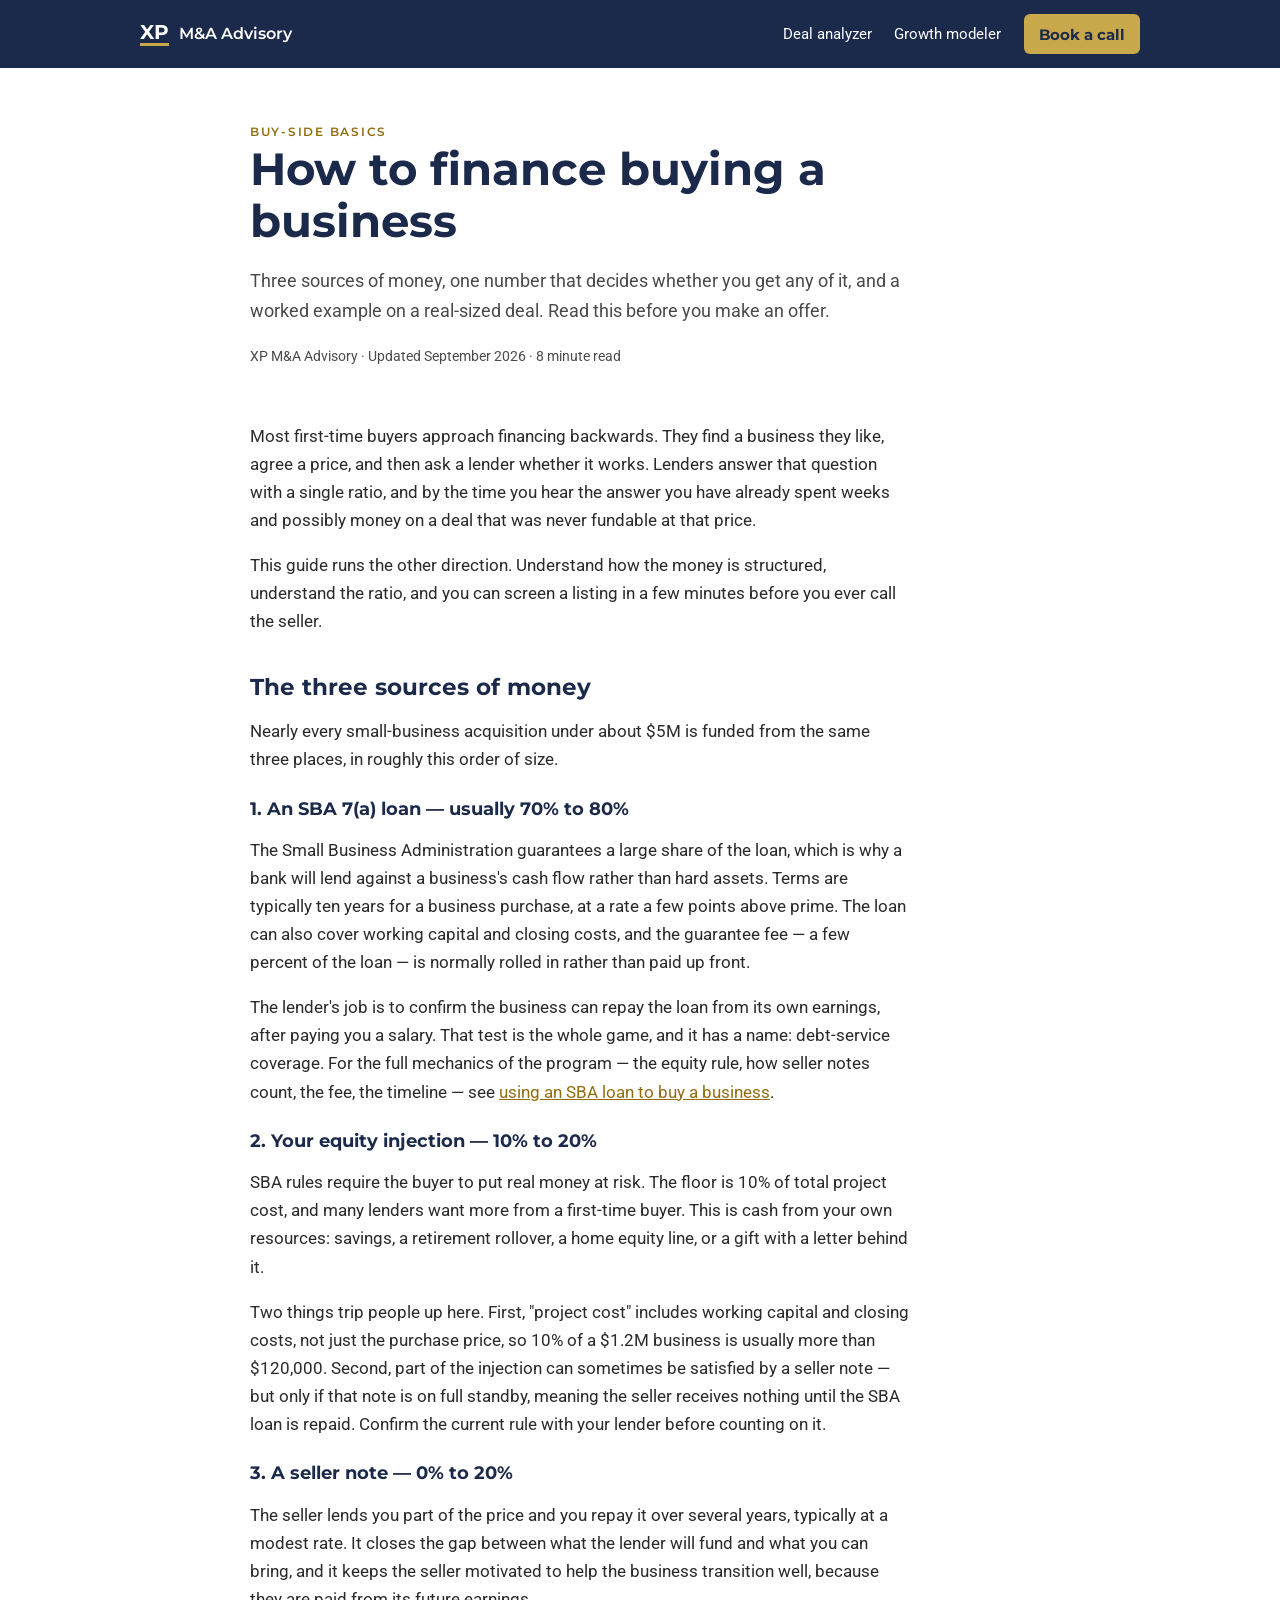
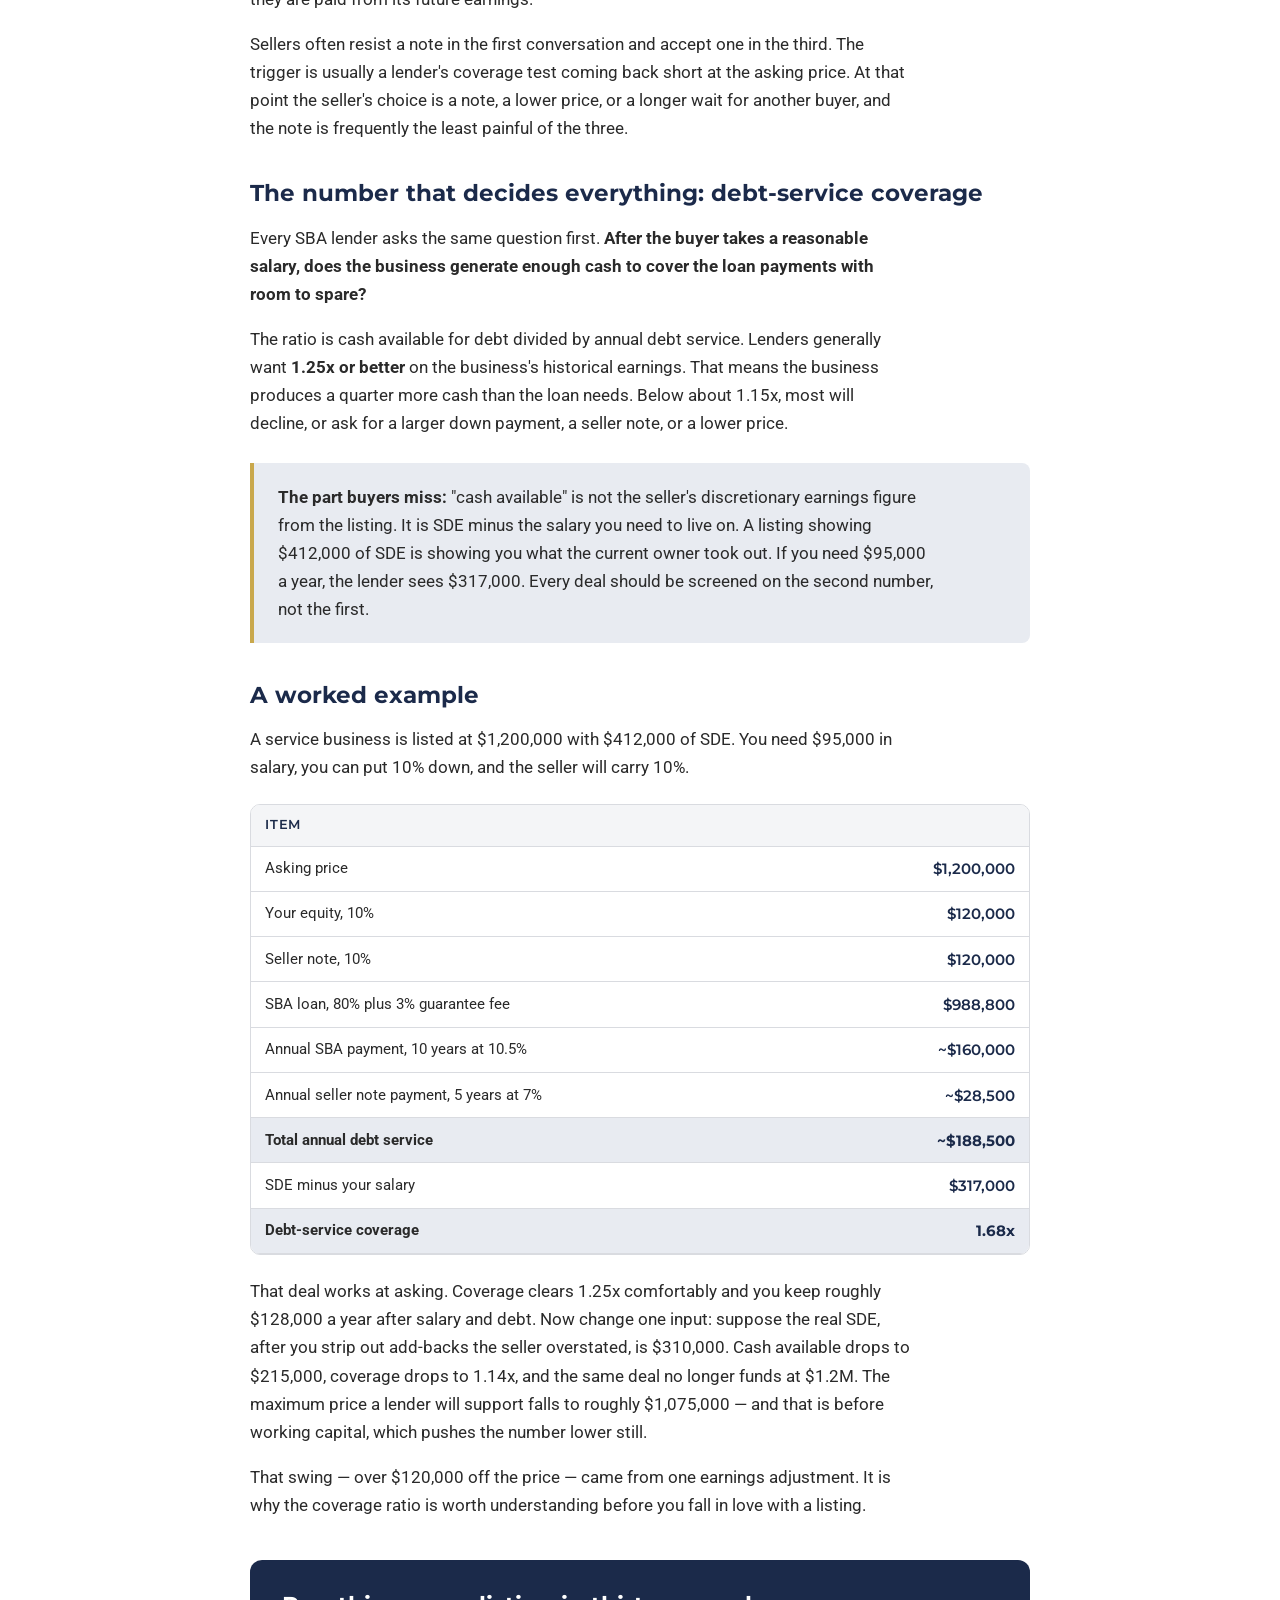
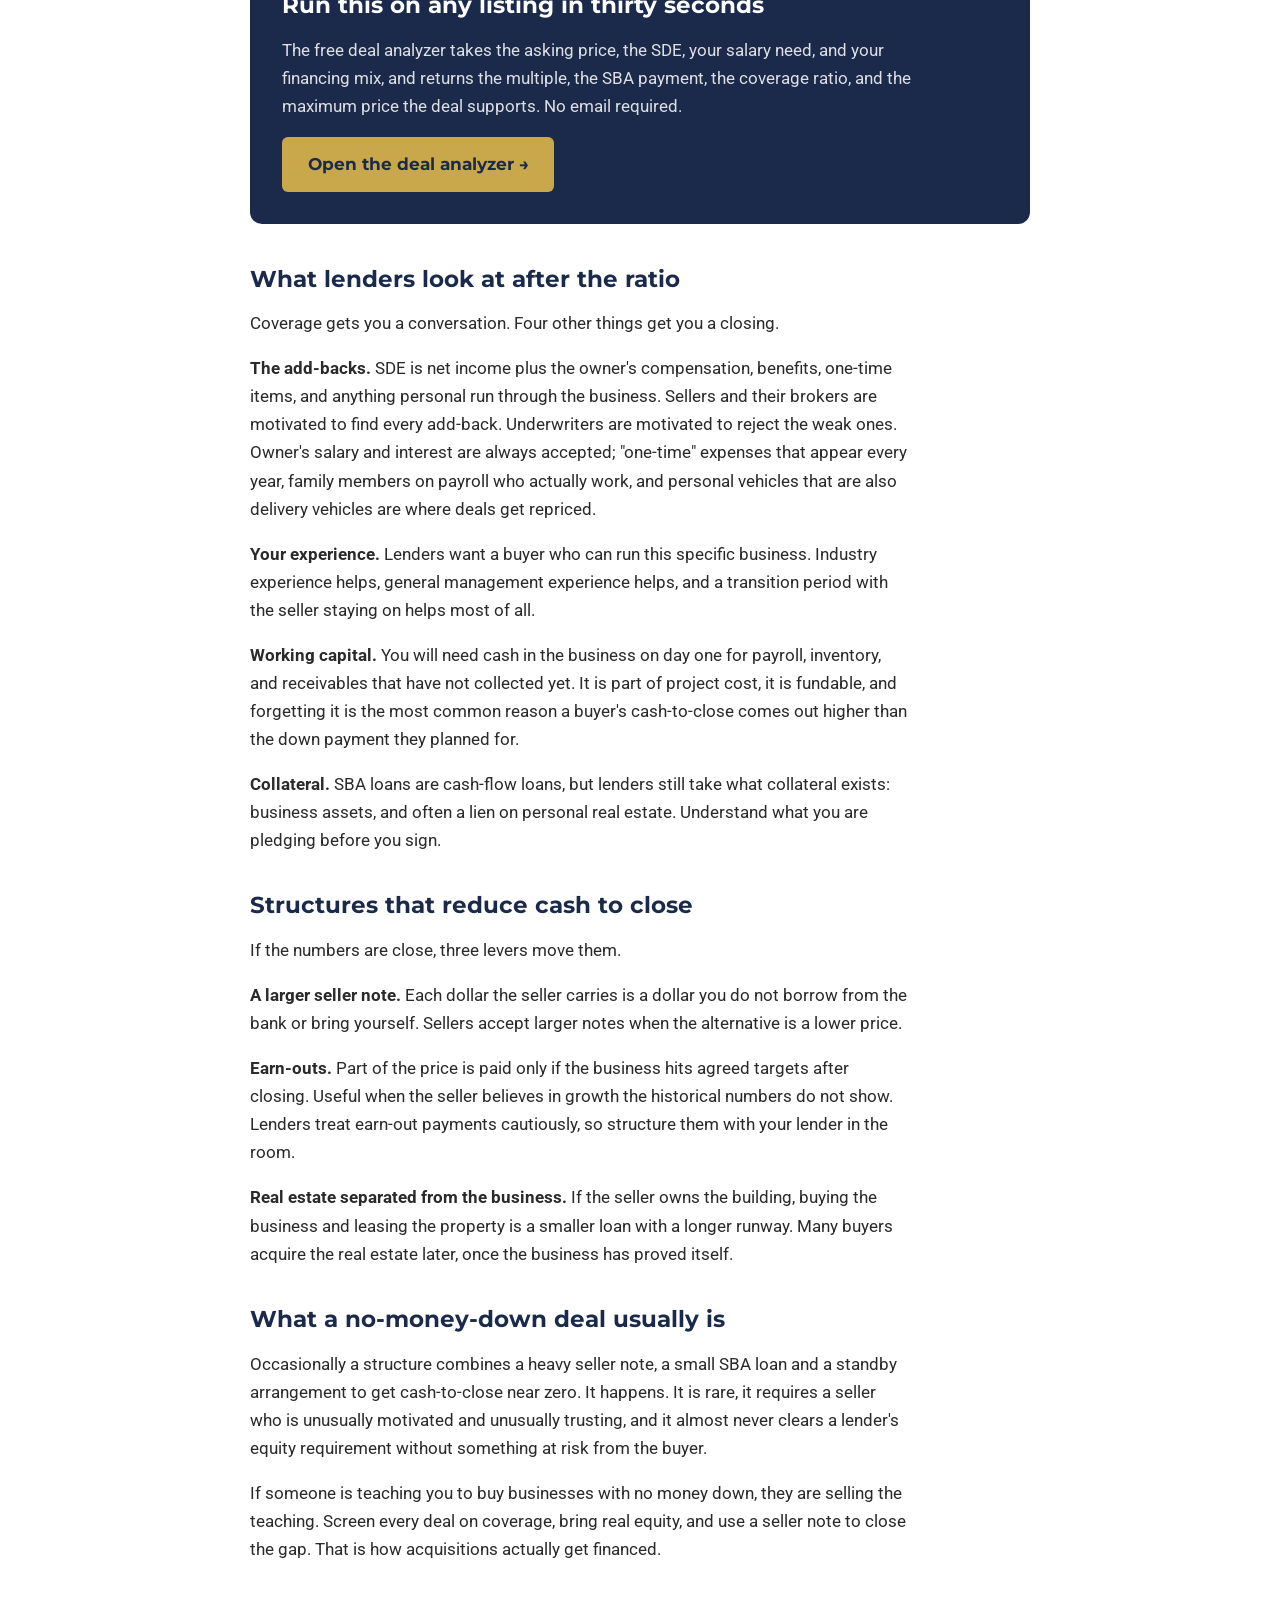
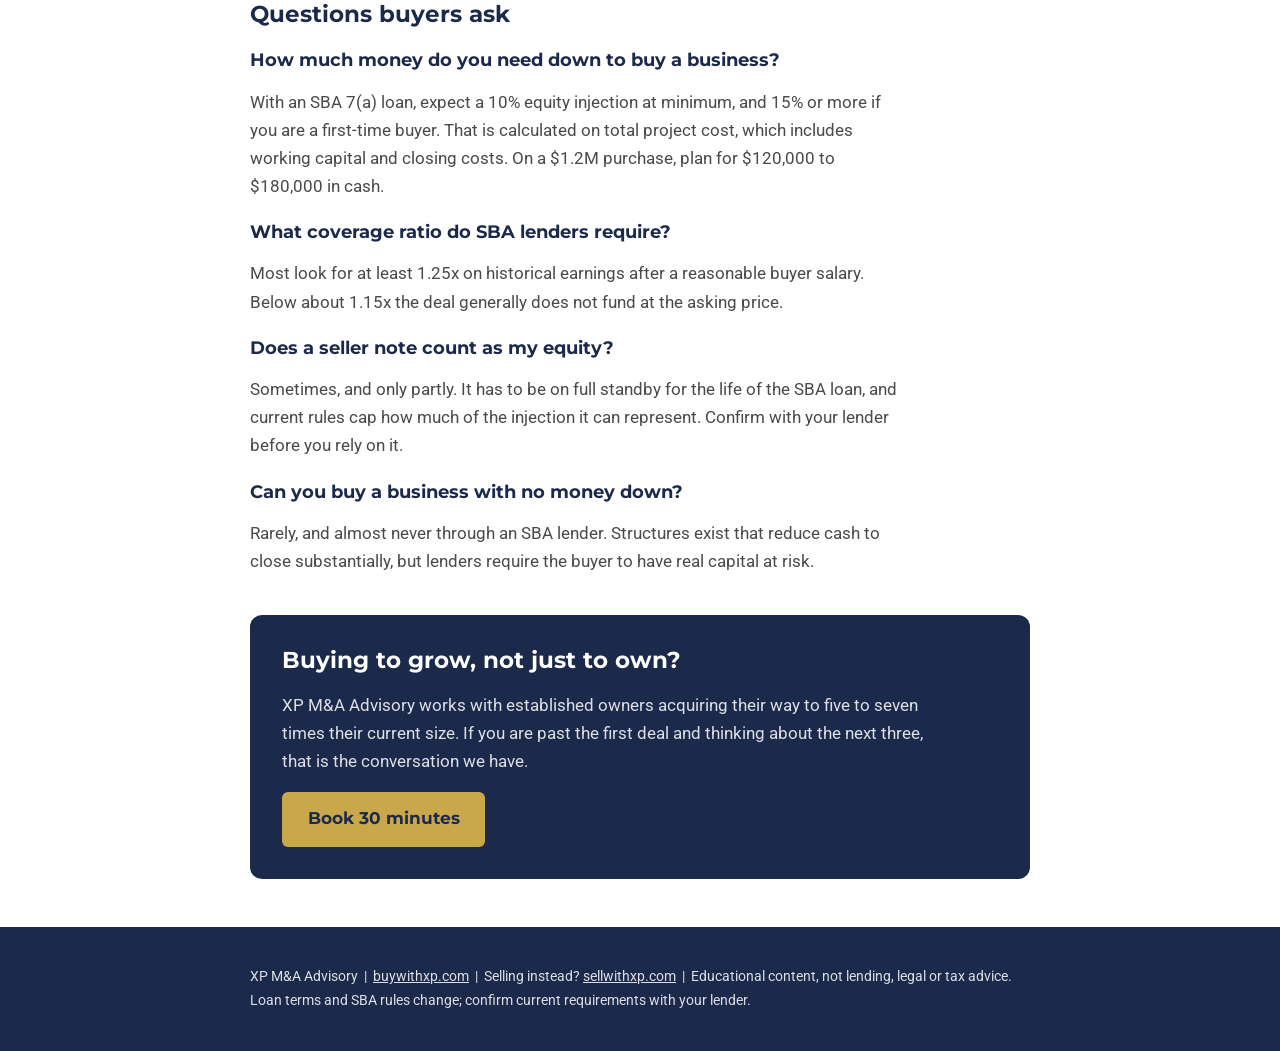
<file: how-to-finance-buying-a-business.html>
<!doctype html>
<html lang="en">
<head>
<meta charset="utf-8">
<meta name="viewport" content="width=device-width, initial-scale=1">
<title>How to Finance Buying a Business: SBA Loans, Seller Notes, and the Number Lenders Check First | buywithXP</title>
<meta name="description" content="How business acquisitions actually get financed: the equity you need, how SBA 7(a) loans work, when a seller note fills the gap, and the debt-service coverage ratio that decides whether a lender says yes.">
<link rel="canonical" href="https://www.buywithxp.com/how-to-finance-buying-a-business">
<meta name="robots" content="index, follow, max-image-preview:large, max-snippet:-1">
<meta property="og:type" content="article">
<meta property="og:site_name" content="buywithXP">
<meta property="og:title" content="How to Finance Buying a Business">
<meta property="og:description" content="Equity, SBA 7(a), seller notes, and the coverage ratio that decides the deal. A plain-language guide for first-time acquirers.">
<meta property="og:url" content="https://www.buywithxp.com/how-to-finance-buying-a-business">
<meta property="og:image" content="https://www.buywithxp.com/assets/img/og-image.png">
<meta name="twitter:card" content="summary_large_image">
<script type="application/ld+json">
{"@context":"https://schema.org","@type":"Article","headline":"How to Finance Buying a Business","description":"How business acquisitions get financed: equity, SBA 7(a) loans, seller notes, and the debt-service coverage ratio lenders check first.","author":{"@type":"Organization","name":"XP M&A Advisory","url":"https://www.buywithxp.com"},"publisher":{"@type":"Organization","name":"XP M&A Advisory","url":"https://www.buywithxp.com"},"datePublished":"2026-09-12","dateModified":"2026-09-12","mainEntityOfPage":"https://www.buywithxp.com/how-to-finance-buying-a-business"}
</script>
<script type="application/ld+json">
{"@context":"https://schema.org","@type":"FAQPage","mainEntity":[
{"@type":"Question","name":"How much money do you need down to buy a business?","acceptedAnswer":{"@type":"Answer","text":"With an SBA 7(a) loan, the buyer's equity injection is typically 10% of the total project cost, though many lenders want to see 15% or more from a first-time buyer. Part of that injection can sometimes be a seller note on full standby. On a $1.2M purchase, expect to bring $120,000 to $180,000 in cash plus working capital and closing costs."}},
{"@type":"Question","name":"What is a debt-service coverage ratio and what do lenders require?","acceptedAnswer":{"@type":"Answer","text":"DSCR is the business's cash flow available for debt divided by the annual loan payments. SBA lenders generally require at least 1.25x on historical earnings after a reasonable salary for the buyer, meaning the business produces 25% more cash than the loan needs. Below about 1.15x, most lenders will not fund the deal at the asking price."}},
{"@type":"Question","name":"What is a seller note in a business acquisition?","acceptedAnswer":{"@type":"Answer","text":"A seller note is a loan from the seller to the buyer for part of the purchase price, repaid over several years. It reduces the cash the buyer needs at closing, and it keeps the seller invested in the business succeeding. Sellers often accept 10% to 20% of the price as a note, particularly when the asking price is at the high end of the market range."}},
{"@type":"Question","name":"Can you buy a business with no money down?","acceptedAnswer":{"@type":"Answer","text":"Rarely, and almost never through an SBA lender. Structures that combine a large seller note with a small SBA loan can reduce cash to close substantially, but lenders require the buyer to have real capital at risk. Anyone promising a no-money-down acquisition is usually describing a deal that will not clear underwriting."}}
]}
</script>
<link href="https://fonts.googleapis.com/css2?family=Montserrat:wght@600;700&family=Roboto:wght@400;500&display=swap" rel="stylesheet">
<style>
:root{--xp-midnight:#1B2A4A;--xp-steel:#4A4A4A;--xp-gold:#C9A84C;--xp-gold-text:#926D10;--xp-mist:#F4F5F7;--xp-tint:#E8EBF1;--xp-border:#D9DBE0;--xp-ink:#2A2A2A;--xp-white:#fff}
*{box-sizing:border-box}
body{margin:0;font-family:Roboto,Arial,sans-serif;color:var(--xp-ink);background:var(--xp-white);line-height:1.65;font-size:17px}
h1,h2,h3{font-family:Montserrat,Arial,sans-serif;color:var(--xp-midnight);font-weight:700;line-height:1.15;margin:0 0 .6rem}
h1{font-size:clamp(1.9rem,4.5vw,2.8rem);max-width:24ch}
h2{font-size:1.45rem;margin-top:2.4rem}
h3{font-size:1.1rem;margin-top:1.6rem}
p,li{max-width:66ch}
.wrap{max-width:820px;margin:0 auto;padding:0 1.25rem}
.bar{background:var(--xp-midnight);color:#fff;padding:.9rem 0}
.bar .wrap{max-width:1040px;display:flex;justify-content:space-between;align-items:center}
.bar a{color:#fff;text-decoration:none;font-size:.95rem}
.bar .brand{font-family:Montserrat,sans-serif;font-weight:600;font-size:1rem;display:flex;align-items:center;gap:.6rem}
.bar .mark{font-weight:700;font-size:1.25rem;border-bottom:3px solid var(--xp-gold);padding-bottom:1px;line-height:1}
.bar nav{display:flex;gap:1.4rem;align-items:center}
.bar nav .cta{background:var(--xp-gold);color:var(--xp-midnight);font-family:Montserrat,sans-serif;font-weight:700;padding:.45rem .95rem;border-radius:6px}
@media(max-width:640px){.bar nav a:not(.cta){display:none}}
.kicker{font-family:Montserrat,sans-serif;font-weight:600;font-size:.78rem;letter-spacing:.14em;text-transform:uppercase;color:var(--xp-gold-text)}
.hero{padding:3rem 0 1.5rem}
.lead{font-size:1.15rem;color:var(--xp-steel)}
.meta{font-size:.85rem;color:var(--xp-steel);margin-top:1rem}
a{color:var(--xp-gold-text)}
.callout{background:var(--xp-tint);border-left:4px solid var(--xp-gold);padding:1.25rem 1.5rem;margin:1.6rem 0;border-radius:0 8px 8px 0}
.callout p{margin:0}
.example{border:1px solid var(--xp-border);border-radius:10px;overflow:hidden;margin:1.4rem 0;font-size:.95rem}
.example table{width:100%;border-collapse:collapse}
.example th,.example td{padding:.6rem .9rem;border-bottom:1px solid var(--xp-border);text-align:left}
.example th{background:var(--xp-mist);font-family:Montserrat,sans-serif;font-weight:600;font-size:.82rem;text-transform:uppercase;letter-spacing:.05em;color:var(--xp-midnight)}
.example td:last-child{text-align:right;font-family:Montserrat,sans-serif;font-weight:600;color:var(--xp-midnight)}
.example tr.total td{background:var(--xp-tint);font-weight:700}
.cta-box{background:var(--xp-midnight);color:#fff;padding:2rem;border-radius:12px;margin:2.6rem 0}
.cta-box h2{color:#fff;margin-top:0}
.cta-box p{color:rgba(255,255,255,.85)}
.btn{display:inline-block;background:var(--xp-gold);color:var(--xp-midnight);font-family:Montserrat,sans-serif;font-weight:700;padding:.85rem 1.6rem;border-radius:6px;text-decoration:none;font-size:1.05rem}
.faq h3{margin-top:1.4rem}
.faq p{color:var(--xp-steel)}
footer{background:var(--xp-midnight);color:#fff;padding:1.5rem 0;font-size:.9rem;margin-top:3rem}
footer p{color:#fff;opacity:.85;max-width:none}
footer a{color:#fff}
</style>
</head>
<body>
<div class="bar"><div class="wrap"><a class="brand" href="https://www.buywithxp.com/"><span class="mark">XP</span> M&amp;A Advisory</a><nav><a href="/deal-analyzer">Deal analyzer</a><a href="https://www.buywithxp.com/#modeler">Growth modeler</a><a class="cta" href="https://link.xpbrokerage.com/widget/booking/pgVJoAKfgSOK0nm5IGpU">Book a call</a></nav></div></div>

<main class="wrap">
<div class="hero">
  <span class="kicker">Buy-side basics</span>
  <h1>How to finance buying a business</h1>
  <p class="lead">Three sources of money, one number that decides whether you get any of it, and a worked example on a real-sized deal. Read this before you make an offer.</p>
  <p class="meta">XP M&amp;A Advisory &middot; Updated September 2026 &middot; 8 minute read</p>
</div>

<p>Most first-time buyers approach financing backwards. They find a business they like, agree a price, and then ask a lender whether it works. Lenders answer that question with a single ratio, and by the time you hear the answer you have already spent weeks and possibly money on a deal that was never fundable at that price.</p>

<p>This guide runs the other direction. Understand how the money is structured, understand the ratio, and you can screen a listing in a few minutes before you ever call the seller.</p>

<h2>The three sources of money</h2>

<p>Nearly every small-business acquisition under about $5M is funded from the same three places, in roughly this order of size.</p>

<h3>1. An SBA 7(a) loan &mdash; usually 70% to 80%</h3>
<p>The Small Business Administration guarantees a large share of the loan, which is why a bank will lend against a business's cash flow rather than hard assets. Terms are typically ten years for a business purchase, at a rate a few points above prime. The loan can also cover working capital and closing costs, and the guarantee fee &mdash; a few percent of the loan &mdash; is normally rolled in rather than paid up front.</p>
<p>The lender's job is to confirm the business can repay the loan from its own earnings, after paying you a salary. That test is the whole game, and it has a name: debt-service coverage. For the full mechanics of the program &mdash; the equity rule, how seller notes count, the fee, the timeline &mdash; see <a href="/sba-loan-to-buy-a-business">using an SBA loan to buy a business</a>.</p>

<h3>2. Your equity injection &mdash; 10% to 20%</h3>
<p>SBA rules require the buyer to put real money at risk. The floor is 10% of total project cost, and many lenders want more from a first-time buyer. This is cash from your own resources: savings, a retirement rollover, a home equity line, or a gift with a letter behind it.</p>
<p>Two things trip people up here. First, "project cost" includes working capital and closing costs, not just the purchase price, so 10% of a $1.2M business is usually more than $120,000. Second, part of the injection can sometimes be satisfied by a seller note &mdash; but only if that note is on full standby, meaning the seller receives nothing until the SBA loan is repaid. Confirm the current rule with your lender before counting on it.</p>

<h3>3. A seller note &mdash; 0% to 20%</h3>
<p>The seller lends you part of the price and you repay it over several years, typically at a modest rate. It closes the gap between what the lender will fund and what you can bring, and it keeps the seller motivated to help the business transition well, because they are paid from its future earnings.</p>
<p>Sellers often resist a note in the first conversation and accept one in the third. The trigger is usually a lender's coverage test coming back short at the asking price. At that point the seller's choice is a note, a lower price, or a longer wait for another buyer, and the note is frequently the least painful of the three.</p>

<h2>The number that decides everything: debt-service coverage</h2>

<p>Every SBA lender asks the same question first. <strong>After the buyer takes a reasonable salary, does the business generate enough cash to cover the loan payments with room to spare?</strong></p>

<p>The ratio is cash available for debt divided by annual debt service. Lenders generally want <strong>1.25x or better</strong> on the business's historical earnings. That means the business produces a quarter more cash than the loan needs. Below about 1.15x, most will decline, or ask for a larger down payment, a seller note, or a lower price.</p>

<div class="callout"><p><strong>The part buyers miss:</strong> "cash available" is not the seller's discretionary earnings figure from the listing. It is SDE minus the salary you need to live on. A listing showing $412,000 of SDE is showing you what the current owner took out. If you need $95,000 a year, the lender sees $317,000. Every deal should be screened on the second number, not the first.</p></div>

<h2>A worked example</h2>

<p>A service business is listed at $1,200,000 with $412,000 of SDE. You need $95,000 in salary, you can put 10% down, and the seller will carry 10%.</p>

<div class="example">
<table>
<tr><th>Item</th><th></th></tr>
<tr><td>Asking price</td><td>$1,200,000</td></tr>
<tr><td>Your equity, 10%</td><td>$120,000</td></tr>
<tr><td>Seller note, 10%</td><td>$120,000</td></tr>
<tr><td>SBA loan, 80% plus 3% guarantee fee</td><td>$988,800</td></tr>
<tr><td>Annual SBA payment, 10 years at 10.5%</td><td>~$160,000</td></tr>
<tr><td>Annual seller note payment, 5 years at 7%</td><td>~$28,500</td></tr>
<tr class="total"><td>Total annual debt service</td><td>~$188,500</td></tr>
<tr><td>SDE minus your salary</td><td>$317,000</td></tr>
<tr class="total"><td>Debt-service coverage</td><td>1.68x</td></tr>
</table>
</div>

<p>That deal works at asking. Coverage clears 1.25x comfortably and you keep roughly $128,000 a year after salary and debt. Now change one input: suppose the real SDE, after you strip out add-backs the seller overstated, is $310,000. Cash available drops to $215,000, coverage drops to 1.14x, and the same deal no longer funds at $1.2M. The maximum price a lender will support falls to roughly $1,075,000 &mdash; and that is before working capital, which pushes the number lower still.</p>

<p>That swing &mdash; over $120,000 off the price &mdash; came from one earnings adjustment. It is why the coverage ratio is worth understanding before you fall in love with a listing.</p>

<div class="cta-box">
  <h2>Run this on any listing in thirty seconds</h2>
  <p>The free deal analyzer takes the asking price, the SDE, your salary need, and your financing mix, and returns the multiple, the SBA payment, the coverage ratio, and the maximum price the deal supports. No email required.</p>
  <a class="btn" href="/deal-analyzer">Open the deal analyzer &rarr;</a>
</div>

<h2>What lenders look at after the ratio</h2>

<p>Coverage gets you a conversation. Four other things get you a closing.</p>

<p><strong>The add-backs.</strong> SDE is net income plus the owner's compensation, benefits, one-time items, and anything personal run through the business. Sellers and their brokers are motivated to find every add-back. Underwriters are motivated to reject the weak ones. Owner's salary and interest are always accepted; "one-time" expenses that appear every year, family members on payroll who actually work, and personal vehicles that are also delivery vehicles are where deals get repriced.</p>

<p><strong>Your experience.</strong> Lenders want a buyer who can run this specific business. Industry experience helps, general management experience helps, and a transition period with the seller staying on helps most of all.</p>

<p><strong>Working capital.</strong> You will need cash in the business on day one for payroll, inventory, and receivables that have not collected yet. It is part of project cost, it is fundable, and forgetting it is the most common reason a buyer's cash-to-close comes out higher than the down payment they planned for.</p>

<p><strong>Collateral.</strong> SBA loans are cash-flow loans, but lenders still take what collateral exists: business assets, and often a lien on personal real estate. Understand what you are pledging before you sign.</p>

<h2>Structures that reduce cash to close</h2>

<p>If the numbers are close, three levers move them.</p>

<p><strong>A larger seller note.</strong> Each dollar the seller carries is a dollar you do not borrow from the bank or bring yourself. Sellers accept larger notes when the alternative is a lower price.</p>

<p><strong>Earn-outs.</strong> Part of the price is paid only if the business hits agreed targets after closing. Useful when the seller believes in growth the historical numbers do not show. Lenders treat earn-out payments cautiously, so structure them with your lender in the room.</p>

<p><strong>Real estate separated from the business.</strong> If the seller owns the building, buying the business and leasing the property is a smaller loan with a longer runway. Many buyers acquire the real estate later, once the business has proved itself.</p>

<h2>What a no-money-down deal usually is</h2>

<p>Occasionally a structure combines a heavy seller note, a small SBA loan and a standby arrangement to get cash-to-close near zero. It happens. It is rare, it requires a seller who is unusually motivated and unusually trusting, and it almost never clears a lender's equity requirement without something at risk from the buyer.</p>

<p>If someone is teaching you to buy businesses with no money down, they are selling the teaching. Screen every deal on coverage, bring real equity, and use a seller note to close the gap. That is how acquisitions actually get financed.</p>

<section class="faq">
<h2>Questions buyers ask</h2>
<h3>How much money do you need down to buy a business?</h3>
<p>With an SBA 7(a) loan, expect a 10% equity injection at minimum, and 15% or more if you are a first-time buyer. That is calculated on total project cost, which includes working capital and closing costs. On a $1.2M purchase, plan for $120,000 to $180,000 in cash.</p>
<h3>What coverage ratio do SBA lenders require?</h3>
<p>Most look for at least 1.25x on historical earnings after a reasonable buyer salary. Below about 1.15x the deal generally does not fund at the asking price.</p>
<h3>Does a seller note count as my equity?</h3>
<p>Sometimes, and only partly. It has to be on full standby for the life of the SBA loan, and current rules cap how much of the injection it can represent. Confirm with your lender before you rely on it.</p>
<h3>Can you buy a business with no money down?</h3>
<p>Rarely, and almost never through an SBA lender. Structures exist that reduce cash to close substantially, but lenders require the buyer to have real capital at risk.</p>
</section>

<div class="cta-box" style="margin-top:2.5rem">
  <h2>Buying to grow, not just to own?</h2>
  <p>XP M&amp;A Advisory works with established owners acquiring their way to five to seven times their current size. If you are past the first deal and thinking about the next three, that is the conversation we have.</p>
  <a class="btn" href="https://link.xpbrokerage.com/widget/booking/pgVJoAKfgSOK0nm5IGpU">Book 30 minutes</a>
</div>
</main>

<footer><div class="wrap">
  <p>XP M&amp;A Advisory &nbsp;|&nbsp; <a href="https://www.buywithxp.com/">buywithxp.com</a> &nbsp;|&nbsp; Selling instead? <a href="https://www.sellwithxp.com/">sellwithxp.com</a> &nbsp;|&nbsp; Educational content, not lending, legal or tax advice. Loan terms and SBA rules change; confirm current requirements with your lender.</p>
</div></footer>
</body>
</html>
</file>
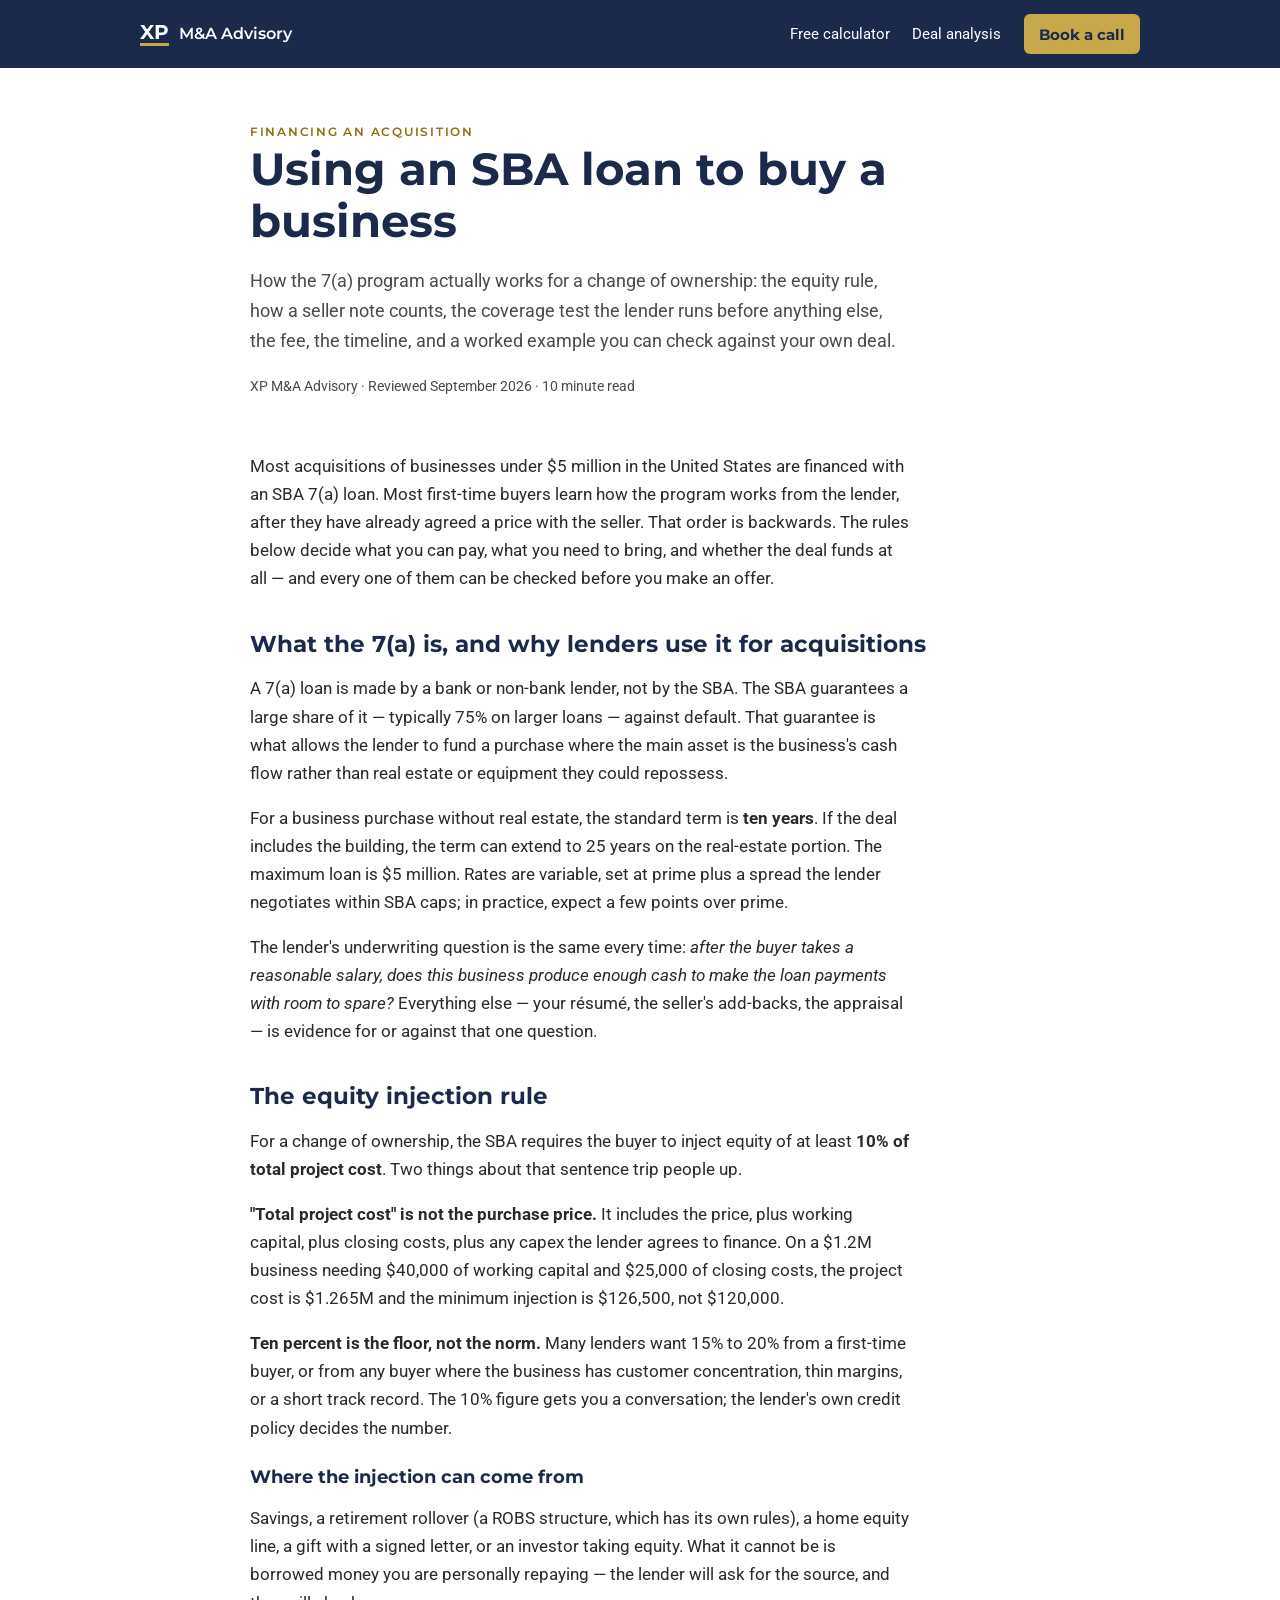
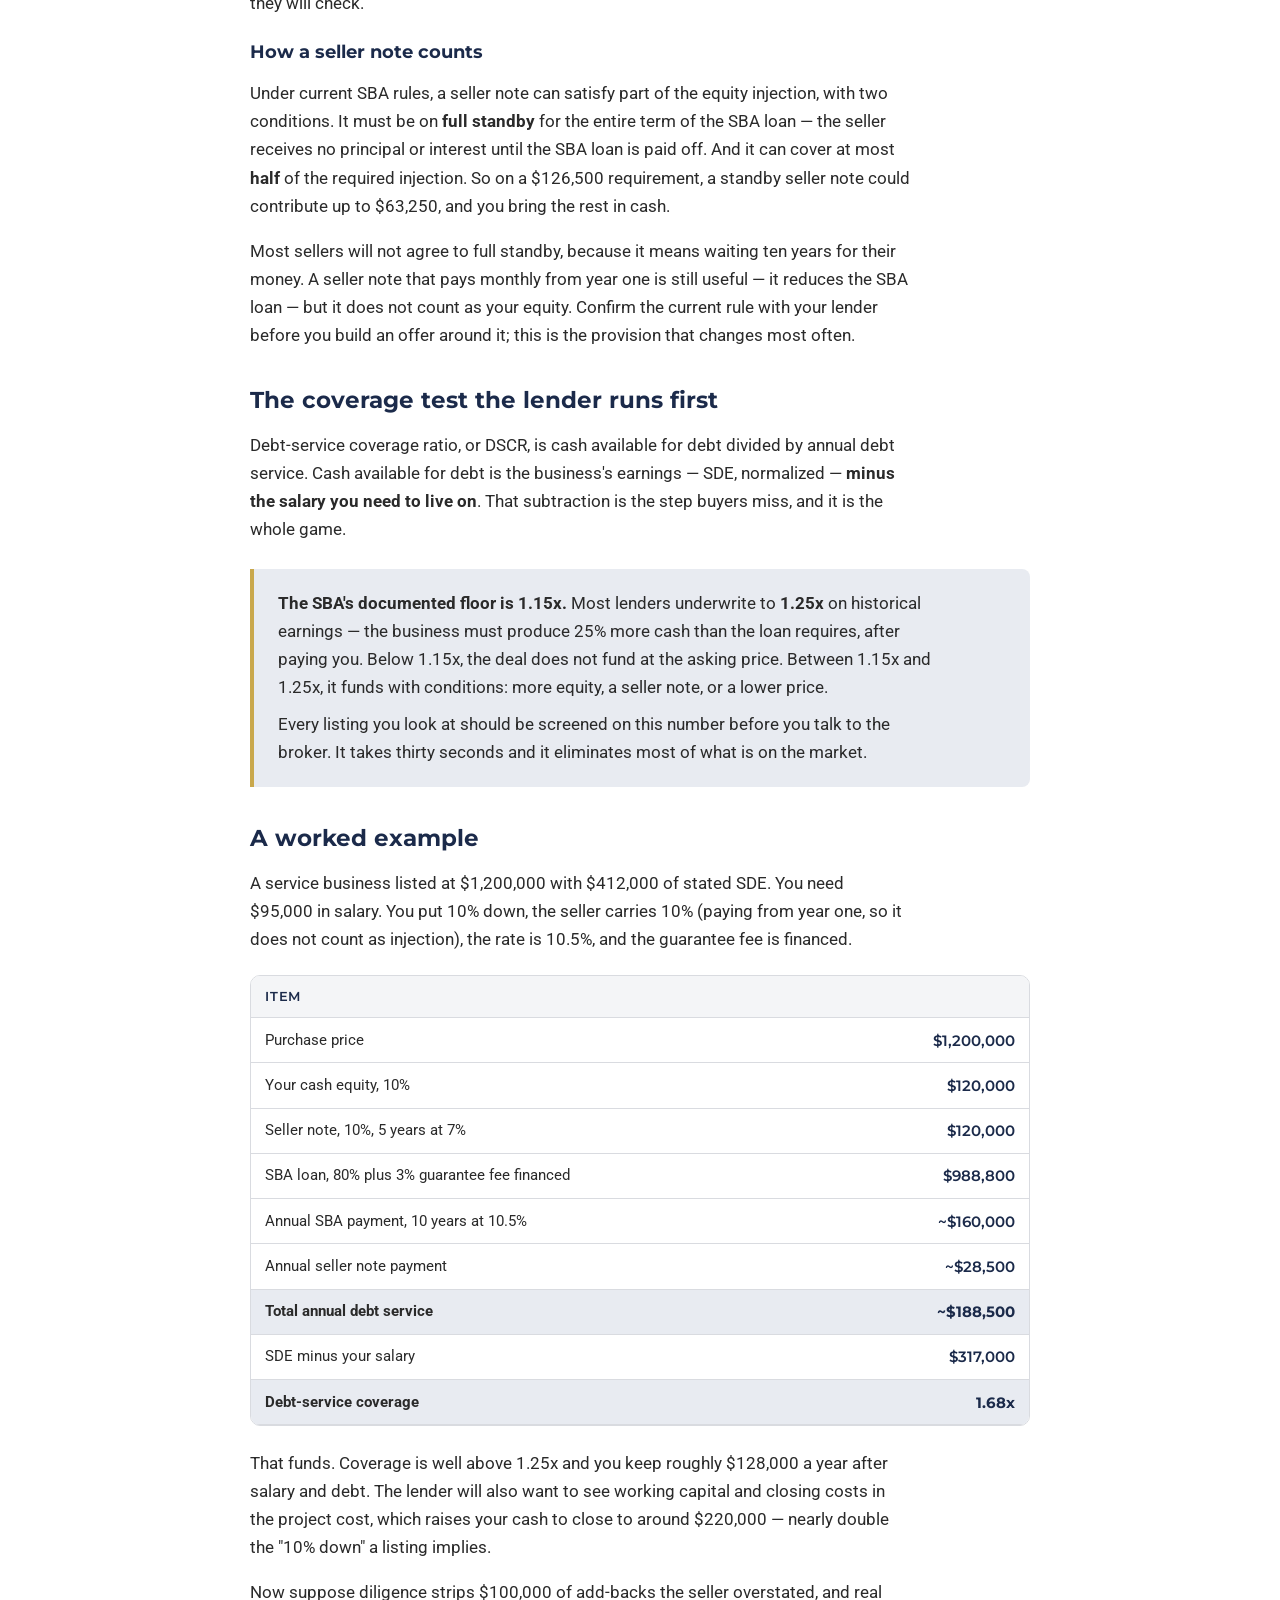
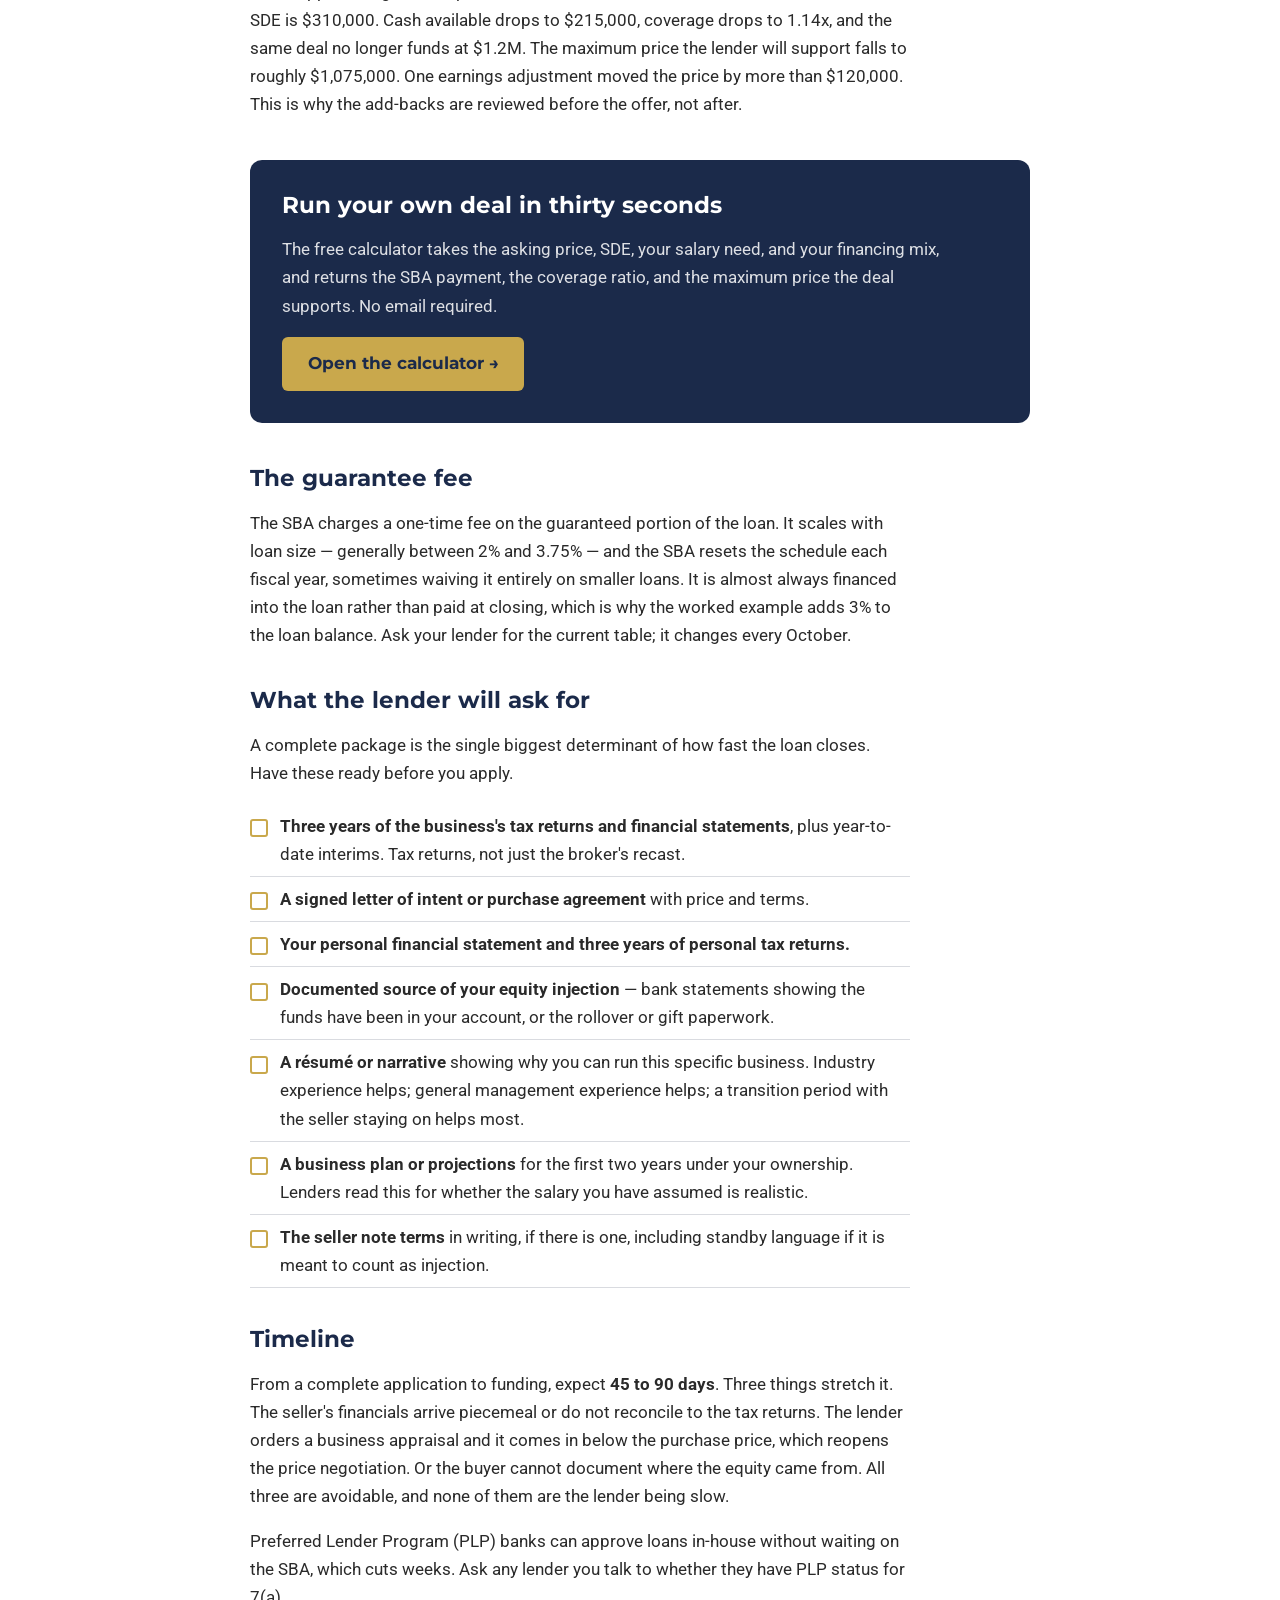
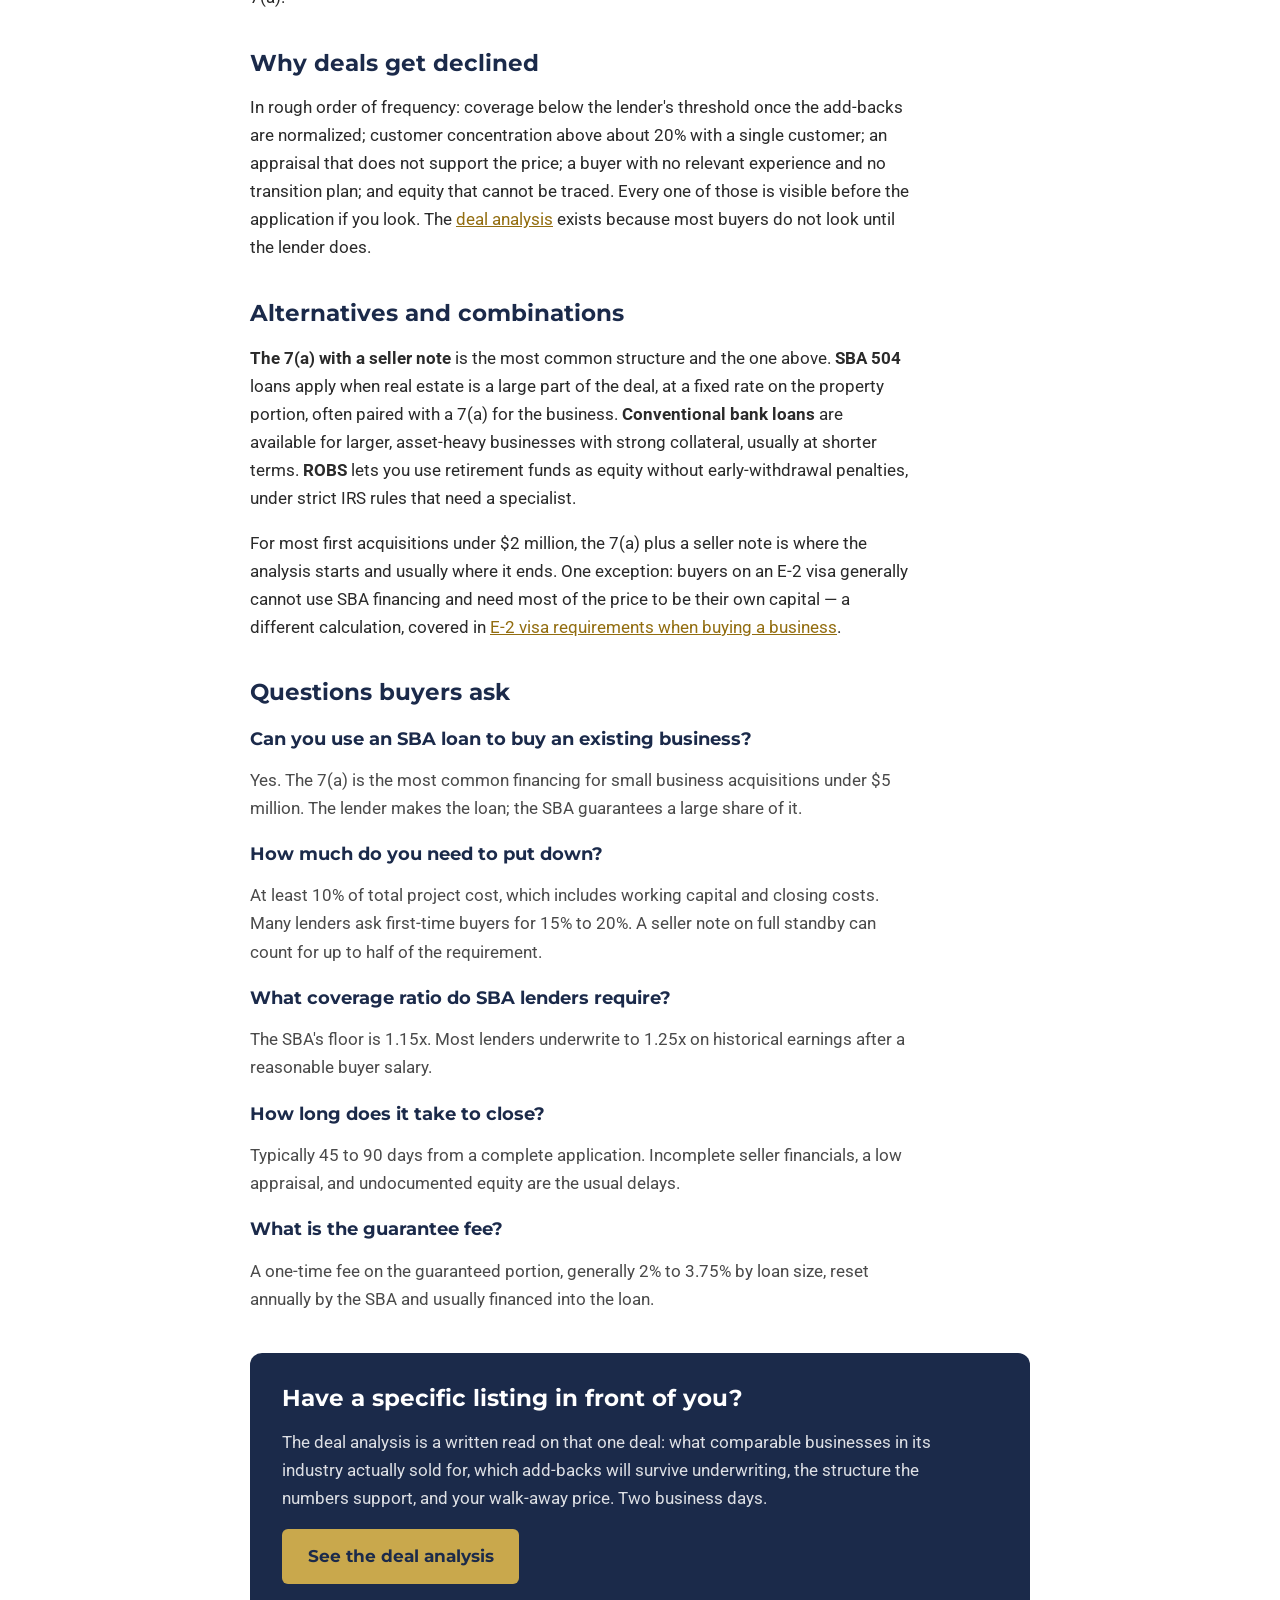
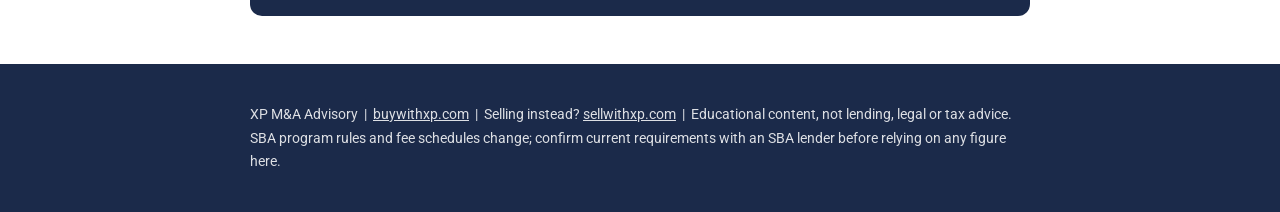
<file: sba-loan-to-buy-a-business.html>
<!doctype html>
<html lang="en">
<head>
<meta charset="utf-8">
<meta name="viewport" content="width=device-width, initial-scale=1">
<title>SBA Loan to Buy a Business: How the 7(a) Works, What Lenders Test, and What You'll Need | buywithXP</title>
<meta name="description" content="How to use an SBA 7(a) loan to buy a business: the 10% equity rule, how seller notes count, the debt-service coverage test lenders run first, the guarantee fee, timeline, and a worked example on a $1.2M deal.">
<link rel="canonical" href="https://www.buywithxp.com/sba-loan-to-buy-a-business">
<meta name="robots" content="index, follow, max-image-preview:large, max-snippet:-1">
<meta property="og:type" content="article">
<meta property="og:site_name" content="buywithXP">
<meta property="og:title" content="SBA Loan to Buy a Business: How the 7(a) Actually Works">
<meta property="og:description" content="The equity rule, how seller notes count, the coverage test lenders run first, and a worked example. A plain-language guide for acquirers.">
<meta property="og:url" content="https://www.buywithxp.com/sba-loan-to-buy-a-business">
<meta property="og:image" content="https://www.buywithxp.com/assets/img/og-image.png">
<meta name="twitter:card" content="summary_large_image">
<script type="application/ld+json">
{"@context":"https://schema.org","@type":"Article","headline":"SBA Loan to Buy a Business: How the 7(a) Works, What Lenders Test, and What You'll Need","description":"How to use an SBA 7(a) loan to buy a business: equity injection rules, seller notes, the debt-service coverage test, fees, timeline, and a worked example.","author":{"@type":"Organization","name":"XP M&A Advisory","url":"https://www.buywithxp.com"},"publisher":{"@type":"Organization","name":"XP M&A Advisory","url":"https://www.buywithxp.com"},"datePublished":"2026-09-12","dateModified":"2026-09-12","mainEntityOfPage":"https://www.buywithxp.com/sba-loan-to-buy-a-business"}
</script>
<script type="application/ld+json">
{"@context":"https://schema.org","@type":"FAQPage","mainEntity":[
{"@type":"Question","name":"Can you use an SBA loan to buy an existing business?","acceptedAnswer":{"@type":"Answer","text":"Yes. The SBA 7(a) program is the most common way small business acquisitions under $5 million are financed in the United States. The lender makes the loan; the SBA guarantees a large share of it, which is what lets a bank lend against the business's cash flow rather than requiring hard collateral for the full amount."}},
{"@type":"Question","name":"How much do you need to put down for an SBA loan to buy a business?","acceptedAnswer":{"@type":"Answer","text":"SBA rules require an equity injection of at least 10% of total project cost for a change of ownership. Many lenders ask first-time buyers for 15% to 20%. A seller note can count toward the injection only if it is on full standby for the life of the SBA loan, and only up to half of the required amount under current rules."}},
{"@type":"Question","name":"What debt-service coverage ratio do SBA lenders require?","acceptedAnswer":{"@type":"Answer","text":"The SBA's documented floor is 1.15x, meaning cash available for debt must be at least 115% of annual debt service. Most lenders underwrite to 1.25x on historical earnings after a reasonable salary for the buyer. Below 1.15x a deal is generally not fundable at the asking price."}},
{"@type":"Question","name":"How long does an SBA loan take to close on a business purchase?","acceptedAnswer":{"@type":"Answer","text":"Typically 45 to 90 days from a complete application to funding. The most common delays are incomplete financials from the seller, a business appraisal that comes in below the purchase price, and buyers who have not documented the source of their equity injection."}},
{"@type":"Question","name":"What is the SBA guarantee fee on a business acquisition loan?","acceptedAnswer":{"@type":"Answer","text":"A one-time fee charged on the guaranteed portion of the loan, generally between 2% and 3.75% depending on loan size, and adjusted by the SBA each fiscal year. It is usually financed into the loan rather than paid at closing. Confirm the current schedule with your lender."}}
]}
</script>
<link href="https://fonts.googleapis.com/css2?family=Montserrat:wght@600;700&family=Roboto:wght@400;500&display=swap" rel="stylesheet">
<style>
:root{--xp-midnight:#1B2A4A;--xp-steel:#4A4A4A;--xp-gold:#C9A84C;--xp-gold-text:#926D10;--xp-mist:#F4F5F7;--xp-tint:#E8EBF1;--xp-border:#D9DBE0;--xp-ink:#2A2A2A;--xp-white:#fff}
*{box-sizing:border-box}
body{margin:0;font-family:Roboto,Arial,sans-serif;color:var(--xp-ink);background:var(--xp-white);line-height:1.65;font-size:17px}
h1,h2,h3{font-family:Montserrat,Arial,sans-serif;color:var(--xp-midnight);font-weight:700;line-height:1.15;margin:0 0 .6rem}
h1{font-size:clamp(1.9rem,4.5vw,2.8rem);max-width:24ch}
h2{font-size:1.45rem;margin-top:2.4rem}
h3{font-size:1.1rem;margin-top:1.6rem}
p,li{max-width:66ch}
.wrap{max-width:820px;margin:0 auto;padding:0 1.25rem}
.bar{background:var(--xp-midnight);color:#fff;padding:.9rem 0}
.bar .wrap{max-width:1040px;display:flex;justify-content:space-between;align-items:center}
.bar a{color:#fff;text-decoration:none;font-size:.95rem}
.bar .brand{font-family:Montserrat,sans-serif;font-weight:600;font-size:1rem;display:flex;align-items:center;gap:.6rem}
.bar .mark{font-weight:700;font-size:1.25rem;border-bottom:3px solid var(--xp-gold);padding-bottom:1px;line-height:1}
.bar nav{display:flex;gap:1.4rem;align-items:center}
.bar nav .cta{background:var(--xp-gold);color:var(--xp-midnight);font-family:Montserrat,sans-serif;font-weight:700;padding:.45rem .95rem;border-radius:6px}
@media(max-width:640px){.bar nav a:not(.cta){display:none}}
.kicker{font-family:Montserrat,sans-serif;font-weight:600;font-size:.78rem;letter-spacing:.14em;text-transform:uppercase;color:var(--xp-gold-text)}
.hero{padding:3rem 0 1.5rem}
.lead{font-size:1.15rem;color:var(--xp-steel)}
.meta{font-size:.85rem;color:var(--xp-steel);margin-top:1rem}
a{color:var(--xp-gold-text)}
.callout{background:var(--xp-tint);border-left:4px solid var(--xp-gold);padding:1.25rem 1.5rem;margin:1.6rem 0;border-radius:0 8px 8px 0}
.callout p{margin:0}
.callout p+p{margin-top:.6rem}
.example{border:1px solid var(--xp-border);border-radius:10px;overflow:hidden;margin:1.4rem 0;font-size:.95rem}
.example table{width:100%;border-collapse:collapse}
.example th,.example td{padding:.6rem .9rem;border-bottom:1px solid var(--xp-border);text-align:left}
.example th{background:var(--xp-mist);font-family:Montserrat,sans-serif;font-weight:600;font-size:.82rem;text-transform:uppercase;letter-spacing:.05em;color:var(--xp-midnight)}
.example td:last-child{text-align:right;font-family:Montserrat,sans-serif;font-weight:600;color:var(--xp-midnight)}
.example tr.total td{background:var(--xp-tint);font-weight:700}
.check{list-style:none;padding:0;margin:1rem 0}
.check li{padding:.5rem 0 .5rem 1.9rem;position:relative;border-bottom:1px solid var(--xp-border)}
.check li::before{content:"";position:absolute;left:0;top:.95rem;width:14px;height:14px;border:2px solid var(--xp-gold);border-radius:3px}
.cta-box{background:var(--xp-midnight);color:#fff;padding:2rem;border-radius:12px;margin:2.6rem 0}
.cta-box h2{color:#fff;margin-top:0}
.cta-box p{color:rgba(255,255,255,.85)}
.btn{display:inline-block;background:var(--xp-gold);color:var(--xp-midnight);font-family:Montserrat,sans-serif;font-weight:700;padding:.85rem 1.6rem;border-radius:6px;text-decoration:none;font-size:1.05rem}
.faq h3{margin-top:1.4rem}
.faq p{color:var(--xp-steel)}
footer{background:var(--xp-midnight);color:#fff;padding:1.5rem 0;font-size:.9rem;margin-top:3rem}
footer p{color:#fff;opacity:.85;max-width:none}
footer a{color:#fff}
</style>
</head>
<body>
<div class="bar"><div class="wrap"><a class="brand" href="https://www.buywithxp.com/"><span class="mark">XP</span> M&amp;A Advisory</a><nav><a href="/deal-analyzer">Free calculator</a><a href="/deal-analysis">Deal analysis</a><a class="cta" href="https://link.xpbrokerage.com/widget/booking/pgVJoAKfgSOK0nm5IGpU">Book a call</a></nav></div></div>

<main class="wrap">
<div class="hero">
  <span class="kicker">Financing an acquisition</span>
  <h1>Using an SBA loan to buy a business</h1>
  <p class="lead">How the 7(a) program actually works for a change of ownership: the equity rule, how a seller note counts, the coverage test the lender runs before anything else, the fee, the timeline, and a worked example you can check against your own deal.</p>
  <p class="meta">XP M&amp;A Advisory &middot; Reviewed September 2026 &middot; 10 minute read</p>
</div>

<p>Most acquisitions of businesses under $5 million in the United States are financed with an SBA 7(a) loan. Most first-time buyers learn how the program works from the lender, after they have already agreed a price with the seller. That order is backwards. The rules below decide what you can pay, what you need to bring, and whether the deal funds at all &mdash; and every one of them can be checked before you make an offer.</p>

<h2>What the 7(a) is, and why lenders use it for acquisitions</h2>

<p>A 7(a) loan is made by a bank or non-bank lender, not by the SBA. The SBA guarantees a large share of it &mdash; typically 75% on larger loans &mdash; against default. That guarantee is what allows the lender to fund a purchase where the main asset is the business's cash flow rather than real estate or equipment they could repossess.</p>

<p>For a business purchase without real estate, the standard term is <strong>ten years</strong>. If the deal includes the building, the term can extend to 25 years on the real-estate portion. The maximum loan is $5 million. Rates are variable, set at prime plus a spread the lender negotiates within SBA caps; in practice, expect a few points over prime.</p>

<p>The lender's underwriting question is the same every time: <em>after the buyer takes a reasonable salary, does this business produce enough cash to make the loan payments with room to spare?</em> Everything else &mdash; your résumé, the seller's add-backs, the appraisal &mdash; is evidence for or against that one question.</p>

<h2>The equity injection rule</h2>

<p>For a change of ownership, the SBA requires the buyer to inject equity of at least <strong>10% of total project cost</strong>. Two things about that sentence trip people up.</p>

<p><strong>"Total project cost" is not the purchase price.</strong> It includes the price, plus working capital, plus closing costs, plus any capex the lender agrees to finance. On a $1.2M business needing $40,000 of working capital and $25,000 of closing costs, the project cost is $1.265M and the minimum injection is $126,500, not $120,000.</p>

<p><strong>Ten percent is the floor, not the norm.</strong> Many lenders want 15% to 20% from a first-time buyer, or from any buyer where the business has customer concentration, thin margins, or a short track record. The 10% figure gets you a conversation; the lender's own credit policy decides the number.</p>

<h3>Where the injection can come from</h3>
<p>Savings, a retirement rollover (a ROBS structure, which has its own rules), a home equity line, a gift with a signed letter, or an investor taking equity. What it cannot be is borrowed money you are personally repaying &mdash; the lender will ask for the source, and they will check.</p>

<h3>How a seller note counts</h3>
<p>Under current SBA rules, a seller note can satisfy part of the equity injection, with two conditions. It must be on <strong>full standby</strong> for the entire term of the SBA loan &mdash; the seller receives no principal or interest until the SBA loan is paid off. And it can cover at most <strong>half</strong> of the required injection. So on a $126,500 requirement, a standby seller note could contribute up to $63,250, and you bring the rest in cash.</p>

<p>Most sellers will not agree to full standby, because it means waiting ten years for their money. A seller note that pays monthly from year one is still useful &mdash; it reduces the SBA loan &mdash; but it does not count as your equity. Confirm the current rule with your lender before you build an offer around it; this is the provision that changes most often.</p>

<h2>The coverage test the lender runs first</h2>

<p>Debt-service coverage ratio, or DSCR, is cash available for debt divided by annual debt service. Cash available for debt is the business's earnings &mdash; SDE, normalized &mdash; <strong>minus the salary you need to live on</strong>. That subtraction is the step buyers miss, and it is the whole game.</p>

<div class="callout">
<p><strong>The SBA's documented floor is 1.15x.</strong> Most lenders underwrite to <strong>1.25x</strong> on historical earnings &mdash; the business must produce 25% more cash than the loan requires, after paying you. Below 1.15x, the deal does not fund at the asking price. Between 1.15x and 1.25x, it funds with conditions: more equity, a seller note, or a lower price.</p>
<p>Every listing you look at should be screened on this number before you talk to the broker. It takes thirty seconds and it eliminates most of what is on the market.</p>
</div>

<h2>A worked example</h2>

<p>A service business listed at $1,200,000 with $412,000 of stated SDE. You need $95,000 in salary. You put 10% down, the seller carries 10% (paying from year one, so it does not count as injection), the rate is 10.5%, and the guarantee fee is financed.</p>

<div class="example">
<table>
<tr><th>Item</th><th></th></tr>
<tr><td>Purchase price</td><td>$1,200,000</td></tr>
<tr><td>Your cash equity, 10%</td><td>$120,000</td></tr>
<tr><td>Seller note, 10%, 5 years at 7%</td><td>$120,000</td></tr>
<tr><td>SBA loan, 80% plus 3% guarantee fee financed</td><td>$988,800</td></tr>
<tr><td>Annual SBA payment, 10 years at 10.5%</td><td>~$160,000</td></tr>
<tr><td>Annual seller note payment</td><td>~$28,500</td></tr>
<tr class="total"><td>Total annual debt service</td><td>~$188,500</td></tr>
<tr><td>SDE minus your salary</td><td>$317,000</td></tr>
<tr class="total"><td>Debt-service coverage</td><td>1.68x</td></tr>
</table>
</div>

<p>That funds. Coverage is well above 1.25x and you keep roughly $128,000 a year after salary and debt. The lender will also want to see working capital and closing costs in the project cost, which raises your cash to close to around $220,000 &mdash; nearly double the "10% down" a listing implies.</p>

<p>Now suppose diligence strips $100,000 of add-backs the seller overstated, and real SDE is $310,000. Cash available drops to $215,000, coverage drops to 1.14x, and the same deal no longer funds at $1.2M. The maximum price the lender will support falls to roughly $1,075,000. One earnings adjustment moved the price by more than $120,000. This is why the add-backs are reviewed before the offer, not after.</p>

<div class="cta-box">
  <h2>Run your own deal in thirty seconds</h2>
  <p>The free calculator takes the asking price, SDE, your salary need, and your financing mix, and returns the SBA payment, the coverage ratio, and the maximum price the deal supports. No email required.</p>
  <a class="btn" href="/deal-analyzer">Open the calculator &rarr;</a>
</div>

<h2>The guarantee fee</h2>

<p>The SBA charges a one-time fee on the guaranteed portion of the loan. It scales with loan size &mdash; generally between 2% and 3.75% &mdash; and the SBA resets the schedule each fiscal year, sometimes waiving it entirely on smaller loans. It is almost always financed into the loan rather than paid at closing, which is why the worked example adds 3% to the loan balance. Ask your lender for the current table; it changes every October.</p>

<h2>What the lender will ask for</h2>

<p>A complete package is the single biggest determinant of how fast the loan closes. Have these ready before you apply.</p>

<ul class="check">
<li><strong>Three years of the business's tax returns and financial statements</strong>, plus year-to-date interims. Tax returns, not just the broker's recast.</li>
<li><strong>A signed letter of intent or purchase agreement</strong> with price and terms.</li>
<li><strong>Your personal financial statement and three years of personal tax returns.</strong></li>
<li><strong>Documented source of your equity injection</strong> &mdash; bank statements showing the funds have been in your account, or the rollover or gift paperwork.</li>
<li><strong>A résumé or narrative</strong> showing why you can run this specific business. Industry experience helps; general management experience helps; a transition period with the seller staying on helps most.</li>
<li><strong>A business plan or projections</strong> for the first two years under your ownership. Lenders read this for whether the salary you have assumed is realistic.</li>
<li><strong>The seller note terms</strong> in writing, if there is one, including standby language if it is meant to count as injection.</li>
</ul>

<h2>Timeline</h2>

<p>From a complete application to funding, expect <strong>45 to 90 days</strong>. Three things stretch it. The seller's financials arrive piecemeal or do not reconcile to the tax returns. The lender orders a business appraisal and it comes in below the purchase price, which reopens the price negotiation. Or the buyer cannot document where the equity came from. All three are avoidable, and none of them are the lender being slow.</p>

<p>Preferred Lender Program (PLP) banks can approve loans in-house without waiting on the SBA, which cuts weeks. Ask any lender you talk to whether they have PLP status for 7(a).</p>

<h2>Why deals get declined</h2>

<p>In rough order of frequency: coverage below the lender's threshold once the add-backs are normalized; customer concentration above about 20% with a single customer; an appraisal that does not support the price; a buyer with no relevant experience and no transition plan; and equity that cannot be traced. Every one of those is visible before the application if you look. The <a href="/deal-analysis">deal analysis</a> exists because most buyers do not look until the lender does.</p>

<h2>Alternatives and combinations</h2>

<p><strong>The 7(a) with a seller note</strong> is the most common structure and the one above. <strong>SBA 504</strong> loans apply when real estate is a large part of the deal, at a fixed rate on the property portion, often paired with a 7(a) for the business. <strong>Conventional bank loans</strong> are available for larger, asset-heavy businesses with strong collateral, usually at shorter terms. <strong>ROBS</strong> lets you use retirement funds as equity without early-withdrawal penalties, under strict IRS rules that need a specialist.</p>

<p>For most first acquisitions under $2 million, the 7(a) plus a seller note is where the analysis starts and usually where it ends. One exception: buyers on an E-2 visa generally cannot use SBA financing and need most of the price to be their own capital &mdash; a different calculation, covered in <a href="/e2-visa-buy-a-business">E-2 visa requirements when buying a business</a>.</p>

<section class="faq">
<h2>Questions buyers ask</h2>
<h3>Can you use an SBA loan to buy an existing business?</h3>
<p>Yes. The 7(a) is the most common financing for small business acquisitions under $5 million. The lender makes the loan; the SBA guarantees a large share of it.</p>
<h3>How much do you need to put down?</h3>
<p>At least 10% of total project cost, which includes working capital and closing costs. Many lenders ask first-time buyers for 15% to 20%. A seller note on full standby can count for up to half of the requirement.</p>
<h3>What coverage ratio do SBA lenders require?</h3>
<p>The SBA's floor is 1.15x. Most lenders underwrite to 1.25x on historical earnings after a reasonable buyer salary.</p>
<h3>How long does it take to close?</h3>
<p>Typically 45 to 90 days from a complete application. Incomplete seller financials, a low appraisal, and undocumented equity are the usual delays.</p>
<h3>What is the guarantee fee?</h3>
<p>A one-time fee on the guaranteed portion, generally 2% to 3.75% by loan size, reset annually by the SBA and usually financed into the loan.</p>
</section>

<div class="cta-box" style="margin-top:2.5rem">
  <h2>Have a specific listing in front of you?</h2>
  <p>The deal analysis is a written read on that one deal: what comparable businesses in its industry actually sold for, which add-backs will survive underwriting, the structure the numbers support, and your walk-away price. Two business days.</p>
  <a class="btn" href="/deal-analysis">See the deal analysis</a>
</div>
</main>

<footer><div class="wrap">
  <p>XP M&amp;A Advisory &nbsp;|&nbsp; <a href="https://www.buywithxp.com/">buywithxp.com</a> &nbsp;|&nbsp; Selling instead? <a href="https://www.sellwithxp.com/">sellwithxp.com</a> &nbsp;|&nbsp; Educational content, not lending, legal or tax advice. SBA program rules and fee schedules change; confirm current requirements with an SBA lender before relying on any figure here.</p>
</div></footer>
</body>
</html>
</file>
<file: assets/css/style.css>
/* ============================================================
   buywithXP — XP M&A buy-side site
   Light theme on the XP palette (v4 pattern shared with sellwithXP)
   ============================================================ */

@import url('https://fonts.googleapis.com/css2?family=Montserrat:wght@600;700;800&family=Roboto:wght@400;500;700&display=swap');

:root {
  /* Core brand */
  --xp-midnight:      #1B2A4A;
  --xp-midnight-deep: #13203A;
  --xp-steel:         #4A4A4A;
  --xp-ink:           #2A2A2A;

  /* Two gold tokens — do not swap them.
     --xp-gold is for fills, rules, bars, and text ON NAVY.
     --xp-gold-text is the darkened, AA-safe gold for text on light bg. */
  --xp-gold:      #C9A84C;
  --xp-gold-text: #926D10;

  /* Neutrals */
  --xp-white:  #FFFFFF;
  --xp-mist:   #F4F5F7;
  --xp-tint:   #E8EBF1;
  --xp-border: #D9DBE0;

  --font-head: 'Montserrat', 'Inter', Calibri, Arial, sans-serif;
  --font-body: 'Roboto', Arial, Helvetica, sans-serif;

  --maxw: 1080px;
  --radius: 8px;
  --shadow: 0 10px 30px rgba(27, 42, 74, 0.10);
}

* { margin: 0; padding: 0; box-sizing: border-box; }
html { scroll-behavior: smooth; }

body {
  font-family: var(--font-body);
  color: var(--xp-ink);
  background: var(--xp-white);
  line-height: 1.55;
  font-size: 17px;
  -webkit-font-smoothing: antialiased;
}

img, svg { max-width: 100%; }

h1, h2, h3, h4 {
  font-family: var(--font-head);
  color: var(--xp-midnight);
  line-height: 1.15;
  font-weight: 700;
}

p { color: var(--xp-steel); }
strong { color: var(--xp-ink); }

a { color: var(--xp-midnight); }
a:hover { color: var(--xp-gold-text); }

.wrap { max-width: var(--maxw); margin: 0 auto; padding: 0 24px; }

.kicker {
  font-family: var(--font-head);
  font-size: 0.78rem;
  font-weight: 700;
  letter-spacing: 0.14em;
  text-transform: uppercase;
  color: var(--xp-gold-text);
  display: block;
  margin-bottom: 0.9rem;
}

.gold-rule {
  border: none;
  border-top: 3px solid var(--xp-gold);
  width: 56px;
  margin: 1.1rem 0 1.4rem;
}
.gold-rule.center { margin-left: auto; margin-right: auto; }

/* ---------- Buttons ---------- */
.btn {
  display: inline-block;
  font-family: var(--font-head);
  font-weight: 700;
  font-size: 0.95rem;
  padding: 0.9rem 1.7rem;
  border-radius: 5px;
  text-decoration: none;
  border: 2px solid transparent;
  cursor: pointer;
  transition: transform 0.15s ease, box-shadow 0.15s ease, background 0.15s ease;
}
.btn:active { transform: translateY(1px); }

.btn-gold {
  background: var(--xp-gold);
  color: var(--xp-midnight);
}
.btn-gold:hover { background: #d4b55e; color: var(--xp-midnight); box-shadow: var(--shadow); }

.btn-navy {
  background: var(--xp-midnight);
  color: var(--xp-white);
}
.btn-navy:hover { background: var(--xp-midnight-deep); color: var(--xp-white); }

.btn-ghost {
  background: transparent;
  color: var(--xp-midnight);
  border-color: var(--xp-midnight);
}
.btn-ghost:hover { background: var(--xp-tint); color: var(--xp-midnight); }

/* On navy sections */
.on-navy .btn-ghost { color: var(--xp-white); border-color: rgba(255,255,255,0.55); }
.on-navy .btn-ghost:hover { background: rgba(255,255,255,0.08); color: var(--xp-white); }

/* ---------- Header ---------- */
.site-header {
  position: sticky;
  top: 0;
  z-index: 60;
  background: rgba(255,255,255,0.94);
  backdrop-filter: blur(8px);
  border-bottom: 1px solid var(--xp-border);
}
.site-header .wrap {
  display: flex;
  align-items: center;
  justify-content: space-between;
  height: 68px;
}
.logo {
  font-family: var(--font-head);
  font-weight: 800;
  font-size: 1.25rem;
  color: var(--xp-midnight);
  text-decoration: none;
  letter-spacing: -0.01em;
}
.logo span { color: var(--xp-gold-text); }
.logo:hover { color: var(--xp-midnight); }

.nav-links { display: flex; align-items: center; gap: 1.5rem; }
.nav-links a {
  font-family: var(--font-head);
  font-size: 0.86rem;
  font-weight: 600;
  color: var(--xp-steel);
  text-decoration: none;
}
.nav-links a:hover { color: var(--xp-midnight); }
.nav-links .btn { padding: 0.55rem 1.1rem; font-size: 0.84rem; }

.nav-toggle { display: none; background: none; border: none; cursor: pointer; padding: 8px; }
.nav-toggle span {
  display: block; width: 22px; height: 2px; background: var(--xp-midnight);
  margin: 5px 0; transition: 0.2s;
}

/* ---------- Hero ---------- */
.hero {
  position: relative;
  overflow: hidden;
  padding: 5.5rem 0 7.5rem;
  background: linear-gradient(180deg, #FDFDFE 0%, #F7F8FA 100%);
}
.hero-ridge {
  position: absolute;
  left: 0; right: 0; bottom: -2px;
  width: 100%;
  height: 46%;
  min-height: 220px;
  pointer-events: none;
}
.hero-ridge svg, .hero-ridge img { width: 100%; height: 100%; display: block; }
.hero .wrap { position: relative; z-index: 2; max-width: 880px; text-align: center; }

.hero h1 {
  font-size: clamp(2.1rem, 5vw, 3.3rem);
  letter-spacing: -0.02em;
  margin-bottom: 1.2rem;
}
.hero h1 em {
  font-style: normal;
  color: var(--xp-gold-text);
}
.hero .sub {
  font-size: 1.15rem;
  max-width: 640px;
  margin: 0 auto 2.1rem;
}
.hero-ctas { display: flex; gap: 0.9rem; justify-content: center; flex-wrap: wrap; }
.hero-note { margin-top: 1rem; font-size: 0.85rem; color: var(--xp-steel); }

/* ---------- Sections ---------- */
section { padding: 5rem 0; }
.sec-mist { background: var(--xp-mist); }

.sec-head { max-width: 720px; margin-bottom: 2.6rem; }
.sec-head.center { margin-left: auto; margin-right: auto; text-align: center; }
.sec-head h2 { font-size: clamp(1.6rem, 3.4vw, 2.3rem); letter-spacing: -0.015em; }
.sec-head .lede { margin-top: 1rem; font-size: 1.06rem; }

/* Navy band sections */
.sec-navy {
  background: linear-gradient(180deg, var(--xp-midnight) 0%, var(--xp-midnight-deep) 100%);
  color: #E7EAF0;
}
.sec-navy h2, .sec-navy h3 { color: var(--xp-white); }
.sec-navy p { color: #C4CBD8; }
.sec-navy .kicker { color: var(--xp-gold); }
.sec-navy a { color: var(--xp-white); }
.sec-navy a:hover { color: var(--xp-gold); }

/* ---------- The case (math strip) ---------- */
.case-grid {
  display: grid;
  grid-template-columns: repeat(3, 1fr);
  gap: 1.4rem;
  margin-top: 1rem;
}
.case-card {
  background: var(--xp-white);
  border: 1px solid var(--xp-border);
  border-radius: var(--radius);
  padding: 1.6rem 1.5rem;
}
.case-card .num {
  font-family: var(--font-head);
  font-weight: 800;
  font-size: 2rem;
  color: var(--xp-midnight);
  display: block;
  margin-bottom: 0.4rem;
}
.case-card .num.gold { color: var(--xp-gold-text); }
.case-card h3 { font-size: 1.02rem; margin-bottom: 0.5rem; }
.case-card p { font-size: 0.93rem; }

.levers {
  margin-top: 3rem;
  display: grid;
  grid-template-columns: repeat(3, 1fr);
  gap: 1.4rem;
}
.lever {
  border-top: 3px solid var(--xp-gold);
  background: var(--xp-white);
  border-radius: 0 0 var(--radius) var(--radius);
  padding: 1.4rem 1.5rem;
  box-shadow: var(--shadow);
}
.lever h3 { font-size: 1.05rem; margin-bottom: 0.5rem; }
.lever p { font-size: 0.94rem; }

/* ---------- Broker comparison ---------- */
.compare-table { width: 100%; border-collapse: collapse; background: var(--xp-white); box-shadow: var(--shadow); border-radius: var(--radius); overflow: hidden; }
.compare-table th {
  font-family: var(--font-head);
  text-align: left;
  padding: 1rem 1.2rem;
  font-size: 0.95rem;
}
.compare-table th.dim-col { width: 24%; background: var(--xp-mist); color: var(--xp-midnight); }
.compare-table th.them { width: 38%; background: var(--xp-mist); color: var(--xp-steel); }
.compare-table th.us { width: 38%; background: var(--xp-midnight); color: var(--xp-white); }
.compare-table th.us span { color: var(--xp-gold); }
.compare-table td {
  padding: 1rem 1.2rem;
  border-top: 1px solid var(--xp-border);
  font-size: 0.94rem;
  vertical-align: top;
  color: var(--xp-steel);
}
.compare-table td.dim {
  font-family: var(--font-head);
  font-weight: 700;
  font-size: 0.85rem;
  color: var(--xp-midnight);
}
.compare-table td.us-cell {
  background: #F2F4F9;
  color: var(--xp-ink);
  border-left: 3px solid var(--xp-gold);
}
.compare-close { max-width: 680px; margin: 2rem auto 0; text-align: center; font-size: 0.95rem; }

/* Mobile: stack to cards */
@media (max-width: 760px) {
  .compare-table, .compare-table tbody, .compare-table tr, .compare-table td { display: block; width: 100%; }
  .compare-table thead { display: none; }
  .compare-table tr { border-top: 1px solid var(--xp-border); padding: 1rem 0; }
  .compare-table td { border: none; padding: 0.45rem 1.2rem; }
  .compare-table td.dim { padding-top: 1rem; font-size: 0.8rem; text-transform: uppercase; letter-spacing: 0.06em; }
  .compare-table td.them-cell::before {
    content: "Typical broker: ";
    font-weight: 700;
    color: var(--xp-steel);
  }
  .compare-table td.us-cell { border-left: 3px solid var(--xp-gold); margin: 0.35rem 1.2rem 0.8rem; padding: 0.7rem 1rem; border-radius: 4px; }
  .compare-table td.us-cell::before {
    content: "XP M&A: ";
    font-family: var(--font-head);
    font-weight: 700;
    color: var(--xp-midnight);
  }
}

/* ---------- Modeler ---------- */
.modeler {
  background: var(--xp-white);
  border: 1px solid var(--xp-border);
  border-radius: var(--radius);
  box-shadow: var(--shadow);
  overflow: hidden;
  display: grid;
  grid-template-columns: 380px 1fr;
}
.modeler-inputs {
  padding: 1.8rem 1.6rem;
  border-right: 1px solid var(--xp-border);
  background: #FAFBFC;
}
.modeler-results { padding: 1.8rem 1.8rem 2rem; }

.field { margin-bottom: 1.15rem; }
.field label {
  display: flex;
  justify-content: space-between;
  align-items: baseline;
  font-family: var(--font-head);
  font-size: 0.8rem;
  font-weight: 700;
  color: var(--xp-midnight);
  margin-bottom: 0.4rem;
  letter-spacing: 0.02em;
}
.field label output {
  font-size: 0.86rem;
  color: var(--xp-gold-text);
  font-variant-numeric: tabular-nums;
}
.field input[type="range"] {
  width: 100%;
  accent-color: var(--xp-midnight);
}
.field select, .field input[type="text"], .field input[type="email"], .field input[type="tel"] {
  width: 100%;
  padding: 0.6rem 0.7rem;
  border: 1px solid var(--xp-border);
  border-radius: 4px;
  font-family: var(--font-body);
  font-size: 0.95rem;
  color: var(--xp-ink);
  background: var(--xp-white);
}
.field .hint { font-size: 0.78rem; color: var(--xp-steel); margin-top: 0.3rem; }

.headline-stats {
  display: grid;
  grid-template-columns: repeat(3, 1fr);
  gap: 1rem;
  margin-bottom: 1.4rem;
}
.stat {
  background: var(--xp-mist);
  border-radius: 6px;
  padding: 0.95rem 1rem;
}
.stat .v {
  font-family: var(--font-head);
  font-weight: 800;
  font-size: 1.5rem;
  color: var(--xp-midnight);
  display: block;
  font-variant-numeric: tabular-nums;
}
.stat.hi { background: var(--xp-midnight); }
.stat.hi .v { color: var(--xp-gold); }
.stat.hi .l { color: #C4CBD8; }
.stat .l { font-size: 0.75rem; color: var(--xp-steel); letter-spacing: 0.03em; text-transform: uppercase; font-family: var(--font-head); font-weight: 600; }

#modelChart { width: 100%; height: auto; display: block; }

.bridge { margin-top: 1.3rem; border-top: 1px solid var(--xp-border); padding-top: 1.1rem; }
.bridge h4 { font-size: 0.82rem; text-transform: uppercase; letter-spacing: 0.08em; margin-bottom: 0.7rem; color: var(--xp-steel); }
.bridge-row {
  display: flex;
  justify-content: space-between;
  font-size: 0.92rem;
  padding: 0.3rem 0;
  color: var(--xp-steel);
  font-variant-numeric: tabular-nums;
}
.bridge-row b { color: var(--xp-ink); font-variant-numeric: tabular-nums; }
.bridge-row.total {
  border-top: 1px solid var(--xp-border);
  margin-top: 0.4rem;
  padding-top: 0.6rem;
  font-family: var(--font-head);
  font-weight: 700;
  color: var(--xp-midnight);
}
.bridge-row.total b { color: var(--xp-gold-text); font-size: 1.05rem; }

.model-disclaimer { margin-top: 1.2rem; font-size: 0.78rem; color: var(--xp-steel); line-height: 1.5; }

.model-cta {
  margin-top: 1.4rem;
  background: var(--xp-tint);
  border-left: 4px solid var(--xp-gold);
  border-radius: 4px;
  padding: 1.1rem 1.2rem;
}
.model-cta p { font-size: 0.92rem; margin-bottom: 0.8rem; color: var(--xp-ink); }
.model-cta form { display: flex; gap: 0.6rem; flex-wrap: wrap; }
.model-cta input[type="email"] {
  flex: 1 1 200px;
  padding: 0.65rem 0.8rem;
  border: 1px solid var(--xp-border);
  border-radius: 4px;
  font-size: 0.92rem;
}
.model-cta .btn { padding: 0.65rem 1.2rem; font-size: 0.85rem; }

@media (max-width: 900px) {
  .modeler { grid-template-columns: 1fr; }
  .modeler-inputs { border-right: none; border-bottom: 1px solid var(--xp-border); }
}

/* ---------- Process ---------- */
.steps { counter-reset: step; display: grid; gap: 1.1rem; max-width: 820px; margin: 0 auto; }
.step {
  counter-increment: step;
  display: grid;
  grid-template-columns: 64px 1fr;
  gap: 1.2rem;
  background: var(--xp-white);
  border: 1px solid var(--xp-border);
  border-radius: var(--radius);
  padding: 1.4rem 1.5rem;
  align-items: start;
}
.step::before {
  content: "0" counter(step);
  font-family: var(--font-head);
  font-weight: 800;
  font-size: 1.7rem;
  color: var(--xp-gold-text);
  line-height: 1.1;
}
.step h3 { font-size: 1.08rem; margin-bottom: 0.35rem; }
.step p { font-size: 0.95rem; }
.step .tag {
  display: inline-block;
  font-family: var(--font-head);
  font-size: 0.68rem;
  font-weight: 700;
  letter-spacing: 0.08em;
  text-transform: uppercase;
  color: var(--xp-midnight);
  background: var(--xp-tint);
  border-radius: 3px;
  padding: 0.2rem 0.5rem;
  margin-top: 0.6rem;
}

/* ---------- Cross-link callout (sellers) ---------- */
.crosslink {
  background: var(--xp-tint);
  border-left: 4px solid var(--xp-gold);
  border-radius: 4px;
  padding: 1.3rem 1.5rem;
  display: flex;
  align-items: center;
  justify-content: space-between;
  gap: 1.2rem;
  flex-wrap: wrap;
}
.crosslink p { color: var(--xp-ink); font-size: 0.97rem; }

/* ---------- FAQ ---------- */
.faq-list { max-width: 820px; margin: 0 auto; }
.faq-item { border-bottom: 1px solid var(--xp-border); }
.faq-item summary {
  cursor: pointer;
  list-style: none;
  display: flex;
  justify-content: space-between;
  align-items: center;
  gap: 1rem;
  padding: 1.15rem 0.2rem;
  font-family: var(--font-head);
  font-weight: 700;
  font-size: 1rem;
  color: var(--xp-midnight);
}
.faq-item summary::-webkit-details-marker { display: none; }
.faq-item summary::after {
  content: "+";
  font-size: 1.4rem;
  color: var(--xp-gold-text);
  flex-shrink: 0;
  transition: transform 0.2s;
}
.faq-item[open] summary::after { transform: rotate(45deg); }
.faq-item .faq-body { padding: 0 0.2rem 1.3rem; font-size: 0.96rem; color: var(--xp-steel); max-width: 700px; }
.faq-item .faq-body p + p { margin-top: 0.7rem; }

/* ---------- Closing / contact (navy) ---------- */
.closing { position: relative; overflow: hidden; padding: 6rem 0 5.5rem; }
.closing-ridge {
  position: absolute;
  left: 0; right: 0; top: -2px;
  height: 38%;
  min-height: 160px;
  transform: scaleY(-1);
  opacity: 0.16;
  pointer-events: none;
}
.closing-ridge svg, .closing-ridge img { width: 100%; height: 100%; display: block; }
.closing .wrap { position: relative; z-index: 2; }

.talk-grid {
  display: grid;
  grid-template-columns: 1fr 1fr;
  gap: 3rem;
  align-items: start;
}
.talk-copy h2 { font-size: clamp(1.7rem, 3.4vw, 2.4rem); margin-bottom: 1rem; }
.talk-copy .lede { font-size: 1.05rem; margin-bottom: 1.6rem; }
.talk-points { list-style: none; margin: 0 0 1.8rem; }
.talk-points li {
  position: relative;
  padding-left: 1.6rem;
  margin-bottom: 0.75rem;
  color: #C4CBD8;
  font-size: 0.97rem;
}
.talk-points li::before {
  content: "";
  position: absolute;
  left: 0; top: 0.48em;
  width: 9px; height: 9px;
  background: var(--xp-gold);
  border-radius: 1px;
}
.talk-alt { font-size: 0.92rem; }

/* CTA panel: white card inside navy — override inherited light-on-dark rules */
.cta-panel {
  background: var(--xp-white);
  border-radius: var(--radius);
  padding: 2rem 1.9rem;
  box-shadow: 0 18px 50px rgba(0,0,0,0.28);
}
.cta-panel h3 { color: var(--xp-midnight); font-size: 1.2rem; margin-bottom: 0.4rem; }
.cta-panel > p { color: var(--xp-steel); font-size: 0.92rem; margin-bottom: 1.3rem; }
.cta-panel label {
  display: block;
  font-family: var(--font-head);
  font-size: 0.78rem;
  font-weight: 700;
  color: var(--xp-midnight);
  margin: 0.9rem 0 0.3rem;
}
.cta-panel input, .cta-panel select, .cta-panel textarea {
  width: 100%;
  padding: 0.65rem 0.75rem;
  border: 1px solid var(--xp-border);
  border-radius: 4px;
  font-family: var(--font-body);
  font-size: 0.95rem;
  color: var(--xp-ink);
  background: var(--xp-white);
}
.cta-panel textarea { min-height: 88px; resize: vertical; }
.cta-panel .btn { width: 100%; margin-top: 1.3rem; text-align: center; }
.cta-panel .form-note { margin-top: 0.8rem; font-size: 0.78rem; color: var(--xp-steel); text-align: center; }
.form-status { margin-top: 0.9rem; font-size: 0.9rem; text-align: center; display: none; }
.form-status.ok { display: block; color: #1D6B3A; }
.form-status.err { display: block; color: #A33A2A; }

@media (max-width: 860px) {
  .talk-grid { grid-template-columns: 1fr; }
}

/* ---------- Footer ---------- */
.site-footer {
  background: var(--xp-midnight-deep);
  color: #9AA4B8;
  padding: 2.4rem 0;
  font-size: 0.86rem;
}
.site-footer .wrap {
  display: flex;
  justify-content: space-between;
  gap: 1.5rem;
  flex-wrap: wrap;
  align-items: center;
}
.site-footer a { color: #C4CBD8; text-decoration: none; }
.site-footer a:hover { color: var(--xp-gold); }
.footer-brand { font-family: var(--font-head); font-weight: 700; color: var(--xp-white); }
.footer-brand span { color: var(--xp-gold); }

/* ---------- Reveal on scroll ---------- */
.reveal { opacity: 0; transform: translateY(18px); transition: opacity 0.55s ease, transform 0.55s ease; }
.reveal.in { opacity: 1; transform: none; }
@media (prefers-reduced-motion: reduce) {
  html { scroll-behavior: auto; }
  .reveal { opacity: 1; transform: none; transition: none; }
}

/* ---------- Mobile nav ---------- */
@media (max-width: 820px) {
  .nav-toggle { display: block; }
  .nav-links {
    display: none;
    position: absolute;
    top: 68px; left: 0; right: 0;
    background: var(--xp-white);
    border-bottom: 1px solid var(--xp-border);
    flex-direction: column;
    padding: 1.2rem 24px 1.5rem;
    gap: 1.1rem;
    align-items: flex-start;
  }
  .nav-links.open { display: flex; }
  section { padding: 3.6rem 0; }
  .case-grid, .levers { grid-template-columns: 1fr; }
  .headline-stats { grid-template-columns: 1fr 1fr; }
  .stat.hi { grid-column: 1 / -1; }
  .step { grid-template-columns: 48px 1fr; padding: 1.15rem 1.2rem; }
}
</file>
